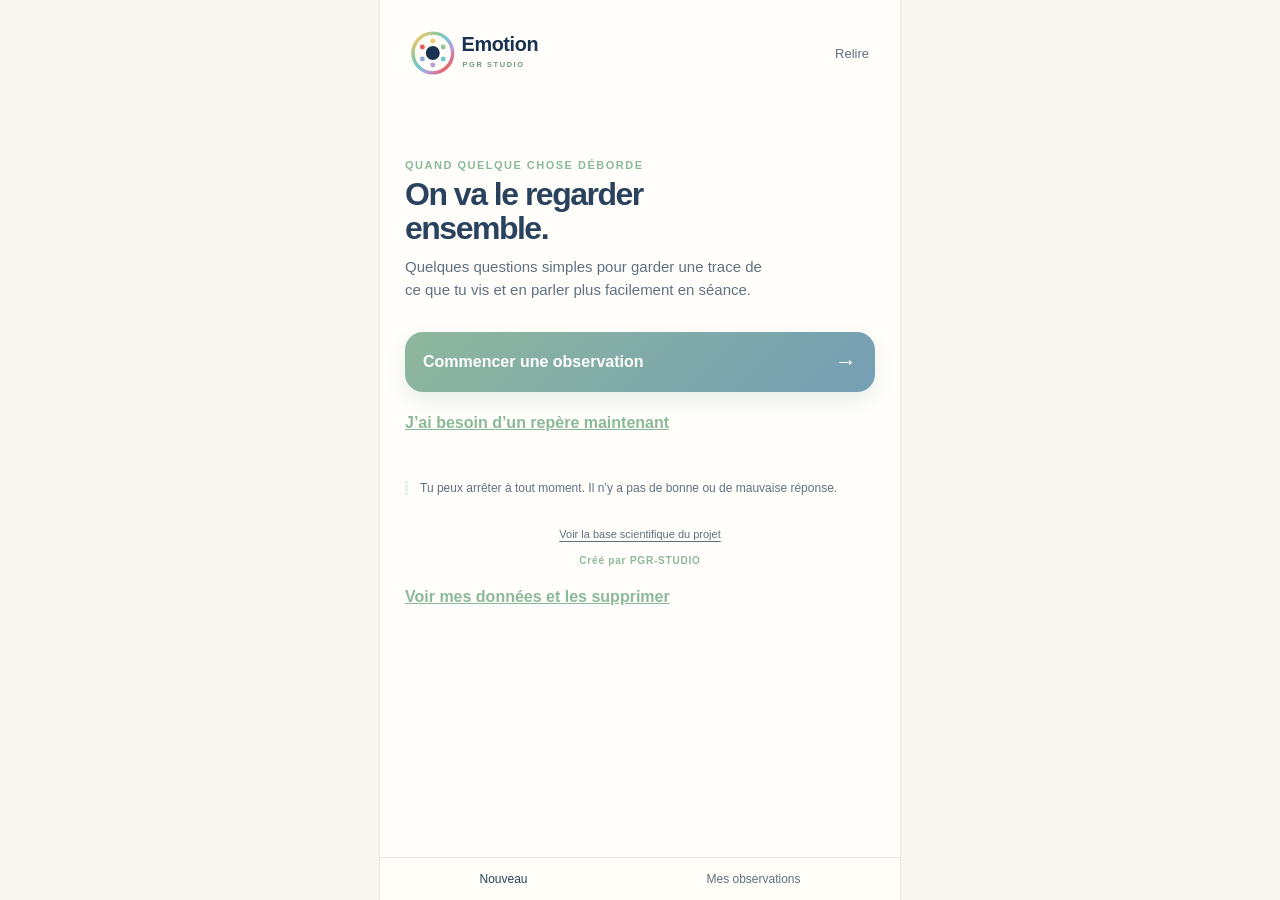
<file: index.html>
<!doctype html><html lang="fr"><head><meta charset="utf-8"><meta name="viewport" content="width=device-width,initial-scale=1"><meta name="theme-color" content="#29435f"><meta name="apple-mobile-web-app-title" content="Émotions"><meta name="apple-mobile-web-app-capable" content="yes"><title>Émotions</title><link rel="icon" type="image/svg+xml" href="assets/app-icon-emotions.svg"><link rel="apple-touch-icon" href="assets/app-icon-emotions.png"><link rel="stylesheet" href="style.css?v=ios-zoom-2"></head><body><main class="app">
<header><div class="brand-lockup"><img class="brand-logo brand-logo-official" src="assets/pgr-emotion-logo.svg" alt="Emotion — PGR Studio"></div><button id="historyButton" class="quiet">Relire</button></header>
<section id="start" class="screen active"><div class="welcome"><p class="overline">QUAND QUELQUE CHOSE DÉBORDE</p><h2>On va le regarder<br>ensemble.</h2><p>Quelques questions simples pour garder une trace de ce que tu vis et en parler plus facilement en séance.</p><button id="startButton" class="main-action">Commencer une observation <span>→</span></button></div><button id="toolsButton" class="text-link">J’ai besoin d’un repère maintenant</button><div class="safety">Tu peux arrêter à tout moment. Il n’y a pas de bonne ou de mauvaise réponse.</div><button id="scienceButton" class="science-footer-link">Voir la base scientifique du projet</button></section>
<section id="observe" class="screen"><button id="observeBack" class="back-inline">← Accueil</button><div class="progress"><span class="active"></span><span></span><span></span></div><p class="step">ÉTAPE 1 SUR 3</p><h2>Qu’est-ce qui<br>se passe en toi ?</h2><p class="hint">Touche l’état qui se rapproche le plus de ton ressenti.</p><div id="emotionChoices" class="emotion-choices"></div><div class="intensity-block"><div class="intensity-title">Quelle intensité ? <strong><span id="levelValue">5</span>/10</strong></div><div class="quick-levels"><button type="button" data-level="3">Faible</button><button type="button" data-level="5" class="active">Moyenne</button><button type="button" data-level="8">Forte</button></div><input id="level" aria-label="Intensité de 0 à 10" type="range" min="0" max="10" value="5"></div><button id="toUnderstand" class="main-action" disabled>Choisis une émotion <span>→</span></button></section>
<section id="understand" class="screen"><button id="understandBack" class="back-inline">← Émotion</button><div class="progress"><span class="active"></span><span class="active"></span><span></span></div><p class="step">ÉTAPE 2 SUR 3</p><h2>Qu’est-ce que<br>cela raconte ?</h2><p class="hint">Quelques mots suffisent. Les aides s’adaptent à l’état choisi.</p><label class="field">Ce qui s’est passé<textarea id="situation" placeholder="La situation, le moment..."></textarea><div class="quick-prompts"><button type="button" data-fill="situation" data-text="C’était avec…">Avec qui ?</button><button type="button" data-fill="situation" data-text="C’était quand…">Quand ?</button><button type="button" data-fill="situation" data-text="Ce qui a déclenché…">Déclencheur</button></div></label><label class="field">Ce que j’ai pensé<textarea id="thoughts" placeholder="Mes pensées, mes images..."></textarea><div class="quick-prompts"><button type="button" data-fill="thoughts" data-text="Je me suis dit…">Je me suis dit…</button><button type="button" data-fill="thoughts" data-text="J’ai eu peur que…">J’ai eu peur que…</button></div></label><div class="field body-field"><span><strong>Ce que j’ai remarqué dans mon corps</strong> <small>(facultatif)</small></span><p class="field-hint">Un signe peut apparaître avant que l’émotion déborde.</p><div id="bodySigns" class="choice-chips"></div></div><label class="field">Ce dont j’avais peut-être besoin<textarea id="need" placeholder="Sécurité, respect, repos, aide..."></textarea><div class="quick-prompts"><button type="button" data-fill="need" data-text="J’aurais eu besoin de…">J’aurais eu besoin de…</button><button type="button" data-fill="need" data-text="Une pause / du calme">Pause ou calme</button></div></label><button id="toAfter" class="main-action">Continuer <span>→</span></button></section>
<section id="after" class="screen"><button id="afterBack" class="back-inline">← Compréhension</button><div class="progress"><span class="active"></span><span class="active"></span><span class="active"></span></div><p class="step">ÉTAPE 3 SUR 3</p><h2>Pour en parler<br>en séance</h2><p class="hint">Ces dernières réponses aideront à retrouver ce que tu ressentais.</p><label class="field">Ce que j’ai fait ou eu envie de faire<textarea id="reaction"></textarea></label><label class="field">Ce qui s’est passé après<textarea id="consequence"></textarea></label><label class="field">Ce que je veux comprendre en séance<textarea id="question" placeholder="Ce que je voudrais comprendre..."></textarea></label><button id="saveButton" class="main-action">Garder cette observation <span>✓</span></button></section>
<section id="saved" class="screen"><div class="saved-icon">✓</div><p class="overline">C’EST NOTÉ</p><h2>Tu pourras<br>y revenir en séance.</h2><p class="hint">Cette observation reste dans ton appareil. Elle ne pose aucun diagnostic.</p><button id="newButton" class="main-action">Faire une nouvelle observation <span>→</span></button><button id="reportButton" class="secondary-action">Préparer mon support de séance</button></section>
<section id="history" class="screen"><button id="backButton" class="back">← Retour</button><p class="overline">MA MÉMOIRE</p><h2>Ce que j’ai<br>gardé</h2><div id="historyList"></div><button id="downloadButton" class="secondary-action">Préparer le résumé de ma séance</button><button id="clearButton" class="secondary-action">Effacer mes observations</button></section>
<section id="science" class="screen"><button id="scienceBack" class="back">← Retour</button><p class="overline">BASE SCIENTIFIQUE</p><h2>Pourquoi cette app<br>est construite ainsi</h2><p class="hint">Cette base n’est pas un diagnostic. Elle explique les principes scientifiques utilisés pour guider l’observation, la mise en mots et les exercices courts.</p><div class="science-grid"><article class="science-card"><b>1 · Observer l’émotion</b><p>Une émotion peut être comprise comme une réponse brève à une situation importante pour la personne. Elle implique l’attention, le corps, l’expérience subjective et une tendance à agir.</p><small>Références : Scherer, 2005 ; Gross, 1998.</small></article><article class="science-card"><b>2 · Nommer ce qui est vécu</b><p>Mettre des mots sur une émotion peut aider à prendre du recul et à réduire la fusion avec la réaction immédiate. L’effet varie selon les personnes et le contexte.</p><small>Références : Lieberman et al., 2007 ; Torre & Lieberman, 2018.</small></article><article class="science-card"><b>3 · Relier situation, pensées, corps et besoin</b><p>Le parcours reprend une logique utilisée en thérapies cognitives et comportementales : distinguer déclencheur, interprétations, sensations, impulsions et conséquences pour mieux choisir la suite.</p><small>Références : Beck, 2011 ; Greenberger & Padesky, 2016.</small></article><article class="science-card"><b>4 · Créer un délai avant d’agir</b><p>Quand l’intensité monte, une courte pause peut aider à diminuer les comportements impulsifs et à retrouver une marge de choix.</p><small>Références : Gross, 2015 ; Linehan, 2015.</small></article><article class="science-card"><b>5 · Revenir au présent</b><p>Les exercices d’ancrage orientent l’attention vers des repères concrets du présent. Ils peuvent soutenir la régulation émotionnelle sans chercher à supprimer l’émotion.</p><small>Références : Kabat-Zinn, 1990 ; Khoury et al., 2015.</small></article><article class="science-card"><b>6 · Respiration et apaisement physiologique</b><p>Des expirations lentes ou une respiration régulière peuvent influencer l’activation autonome. L’application propose des exercices courts, à arrêter si le malaise augmente.</p><small>Références : Zaccaro et al., 2018 ; Lehrer & Gevirtz, 2014.</small></article></div><div class="science-caution"><b>Limites et sécurité</b><p>Cette application sert de support d’auto-observation et de préparation de séance. Elle ne remplace pas un professionnel, ne pose pas de diagnostic et ne doit pas être utilisée en situation de danger immédiat. En cas de risque pour soi ou autrui, il faut contacter les services d’urgence ou une personne de confiance.</p></div><details class="references"><summary>Références principales</summary><ul><li>Beck, J. S. (2011). <em>Cognitive Behavior Therapy: Basics and Beyond</em>.</li><li>Greenberger, D., & Padesky, C. A. (2016). <em>Mind Over Mood</em>.</li><li>Gross, J. J. (1998). The emerging field of emotion regulation. <em>Review of General Psychology</em>.</li><li>Gross, J. J. (2015). Emotion regulation: Current status and future prospects. <em>Psychological Inquiry</em>.</li><li>Kabat-Zinn, J. (1990). <em>Full Catastrophe Living</em>.</li><li>Khoury, B. et al. (2015). Mindfulness-based therapy: A comprehensive meta-analysis. <em>Clinical Psychology Review</em>.</li><li>Lehrer, P., & Gevirtz, R. (2014). Heart rate variability biofeedback. <em>Frontiers in Psychology</em>.</li><li>Lieberman, M. D. et al. (2007). Putting feelings into words. <em>Psychological Science</em>.</li><li>Linehan, M. M. (2015). <em>DBT Skills Training Manual</em>.</li><li>Scherer, K. R. (2005). What are emotions? <em>Social Science Information</em>.</li><li>Torre, J. B., & Lieberman, M. D. (2018). Putting feelings into words. <em>Emotion Review</em>.</li><li>Zaccaro, A. et al. (2018). How breath-control can change your life. <em>Frontiers in Human Neuroscience</em>.</li></ul></details></section>
<section id="tools" class="screen"><button id="toolsBack" class="back">← Retour</button><p class="overline">UN REPÈRE MAINTENANT</p><h2>Choisir un repère<br>pour maintenant.</h2><p id="toolRecommendation" class="tool-recommendation">Une seule action suffit. Choisis ce qui semble possible, puis arrête si le malaise augmente.</p><div class="tool-card tool-card-primary"><b>Revenir à soi · 3–2–1</b><p>Pose les pieds au sol. Regarde 3 choses, écoute 2 sons et repère 1 sensation dans ton corps.</p><button type="button" class="tool-step">Commencer par 3–2–1</button></div><div id="toolsExerciseList" class="tools-exercise-list" aria-live="polite"></div><div class="tool-card"><b>Mettre des mots</b><p>Complète doucement : « Je ressens ___ parce que ___. Mon besoin maintenant est ___. »</p></div><p class="small-note">Ces repères peuvent créer un délai avant la réaction. Ils ne remplacent pas un accompagnement professionnel.</p></section>
<nav><button data-nav="start">Nouveau</button><button data-nav="history">Mes observations</button></nav></main><script src="app.js"></script></body></html>
</file>
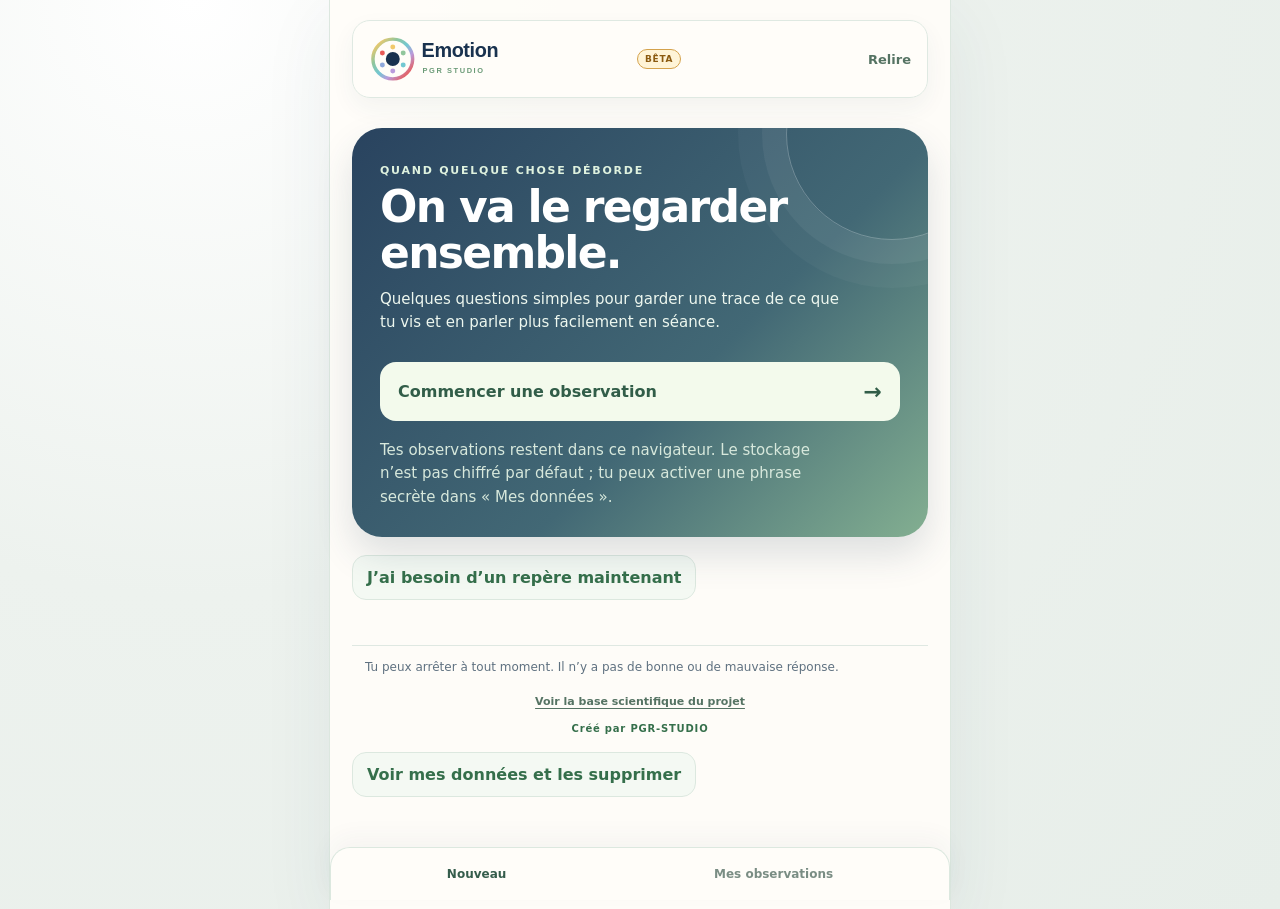
<file: public/index.html>
<!doctype html><html lang="fr"><head><meta charset="utf-8"><meta name="viewport" content="width=device-width,initial-scale=1"><meta name="theme-color" content="#29435f"><meta name="apple-mobile-web-app-title" content="Émotions"><meta name="apple-mobile-web-app-capable" content="yes"><meta name="description" content="Emotion est un support local d’auto-observation émotionnelle et de préparation d’un échange avec un professionnel."><title>Emotion — auto-observation émotionnelle</title><link rel="icon" type="image/svg+xml" href="assets/app-icon-emotions.svg"><link rel="apple-touch-icon" href="assets/app-icon-emotions.png"><link rel="manifest" href="manifest.json"><link rel="stylesheet" href="style.css?v=design-system-2"></head><body><main class="app"><h1 class="sr-only">Emotion — support d’auto-observation émotionnelle</h1>
<header><div class="brand-lockup"><img class="brand-logo brand-logo-official" src="assets/pgr-emotion-logo.svg" alt="Emotion — PGR Studio"></div><span class="beta-badge" aria-label="Version bêta utilisateurs">BÊTA</span><button id="historyButton" class="quiet">Relire</button></header>
<section id="start" class="screen active"><div class="welcome"><p class="overline">QUAND QUELQUE CHOSE DÉBORDE</p><h2>On va le regarder<br>ensemble.</h2><p>Quelques questions simples pour garder une trace de ce que tu vis et en parler plus facilement en séance.</p><button id="startButton" class="main-action">Commencer une observation <span>→</span></button><p class="small-note privacy-start-note">Tes observations restent dans ce navigateur. Le stockage n’est pas chiffré par défaut ; tu peux activer une phrase secrète dans « Mes données ».</p></div><button id="toolsButton" class="text-link">J’ai besoin d’un repère maintenant</button><div class="safety">Tu peux arrêter à tout moment. Il n’y a pas de bonne ou de mauvaise réponse.</div><button id="scienceButton" class="science-footer-link">Voir la base scientifique du projet</button></section>
<section id="observe" class="screen"><button id="observeBack" class="back-inline">← Accueil</button><div class="progress"><span class="active"></span><span></span><span></span></div><p class="step">ÉTAPE 1 SUR 3</p><h2>Qu’est-ce qui<br>se passe en toi ?</h2><p class="hint">Touche l’état qui se rapproche le plus de ton ressenti.</p><div id="emotionChoices" class="emotion-choices"></div><div class="intensity-block"><div class="intensity-title">Quelle intensité ? <strong><span id="levelValue">5</span>/10</strong></div><div class="quick-levels"><button type="button" data-level="3">Faible</button><button type="button" data-level="5" class="active">Moyenne</button><button type="button" data-level="8">Forte</button></div><input id="level" aria-label="Intensité de 0 à 10" type="range" min="0" max="10" value="5"></div><button id="toUnderstand" class="main-action" disabled>Choisis une émotion <span>→</span></button></section>
<section id="understand" class="screen"><button id="understandBack" class="back-inline">← Émotion</button><div class="progress"><span class="active"></span><span class="active"></span><span></span></div><p class="step">ÉTAPE 2 SUR 3</p><h2>Qu’est-ce que<br>cela raconte ?</h2><p class="hint">Quelques mots suffisent. Les aides s’adaptent à l’état choisi.</p><label class="field">Ce qui s’est passé<textarea id="situation" placeholder="La situation, le moment..."></textarea><div class="quick-prompts"><button type="button" data-fill="situation" data-text="C’était avec…">Avec qui ?</button><button type="button" data-fill="situation" data-text="C’était quand…">Quand ?</button><button type="button" data-fill="situation" data-text="Ce qui a déclenché…">Déclencheur</button></div></label><label class="field">Ce que j’ai pensé<textarea id="thoughts" placeholder="Mes pensées, mes images..."></textarea><div class="quick-prompts"><button type="button" data-fill="thoughts" data-text="Je me suis dit…">Je me suis dit…</button><button type="button" data-fill="thoughts" data-text="J’ai eu peur que…">J’ai eu peur que…</button></div></label><div class="field body-field"><span><strong>Ce que j’ai remarqué dans mon corps</strong> <small>(facultatif)</small></span><p class="field-hint">Un signe peut apparaître avant que l’émotion déborde.</p><div id="bodySigns" class="choice-chips"></div></div><label class="field">Ce dont j’avais peut-être besoin<textarea id="need" placeholder="Sécurité, respect, repos, aide..."></textarea><div class="quick-prompts"><button type="button" data-fill="need" data-text="J’aurais eu besoin de…">J’aurais eu besoin de…</button><button type="button" data-fill="need" data-text="Une pause / du calme">Pause ou calme</button></div></label><button id="toAfter" class="main-action">Continuer <span>→</span></button></section>
<section id="after" class="screen"><button id="afterBack" class="back-inline">← Compréhension</button><div class="progress"><span class="active"></span><span class="active"></span><span class="active"></span></div><p class="step">ÉTAPE 3 SUR 3</p><h2>Pour en parler<br>en séance</h2><p class="hint">Ces dernières réponses aideront à retrouver ce que tu ressentais.</p><label class="field">Ce que j’ai fait ou eu envie de faire<textarea id="reaction"></textarea></label><label class="field">Ce qui s’est passé après<textarea id="consequence"></textarea></label><label class="field">Ce que je veux comprendre en séance<textarea id="question" placeholder="Ce que je voudrais comprendre..."></textarea></label><button id="saveButton" class="main-action">Garder cette observation <span>✓</span></button></section>
<section id="saved" class="screen"><div class="saved-icon">✓</div><p class="overline">C’EST NOTÉ</p><h2>Tu pourras<br>y revenir en séance.</h2><p class="hint">Cette observation reste dans ton appareil. Elle ne pose aucun diagnostic.</p><button id="newButton" class="main-action">Faire une nouvelle observation <span>→</span></button><button id="reportButton" class="secondary-action">Préparer mon support de séance</button></section>
<section id="history" class="screen"><button id="backButton" class="back">← Retour</button><p class="overline">MA MÉMOIRE</p><h2>Ce que j’ai<br>gardé</h2><div id="historyList"></div><button id="downloadButton" class="secondary-action">Préparer le résumé de ma séance</button><button id="clearButton" class="secondary-action">Effacer mes observations</button></section>
<section id="science" class="screen"><button id="scienceBack" class="back">← Retour</button><p class="overline">BASE SCIENTIFIQUE</p><h2>Pourquoi cette app<br>est construite ainsi</h2><p class="hint">Cette base n’est pas un diagnostic. Elle explique les principes scientifiques utilisés pour guider l’observation, la mise en mots et les exercices courts.</p><div class="science-grid"><article class="science-card"><b>1 · Observer l’émotion</b><p>Une émotion peut être comprise comme une réponse brève à une situation importante pour la personne. Elle implique l’attention, le corps, l’expérience subjective et une tendance à agir.</p><small>Références : Scherer, 2005 ; Gross, 1998.</small></article><article class="science-card"><b>2 · Nommer ce qui est vécu</b><p>Mettre des mots sur une émotion peut aider à prendre du recul et à réduire la fusion avec la réaction immédiate. L’effet varie selon les personnes et le contexte.</p><small>Références : Lieberman et al., 2007 ; Torre & Lieberman, 2018.</small></article><article class="science-card"><b>3 · Relier situation, pensées, corps et besoin</b><p>Le parcours reprend une logique utilisée en thérapies cognitives et comportementales : distinguer déclencheur, interprétations, sensations, impulsions et conséquences pour mieux choisir la suite.</p><small>Références : Beck, 2011 ; Greenberger & Padesky, 2016.</small></article><article class="science-card"><b>4 · Créer un délai avant d’agir</b><p>Quand l’intensité monte, une courte pause peut aider à diminuer les comportements impulsifs et à retrouver une marge de choix.</p><small>Références : Gross, 2015 ; Linehan, 2015.</small></article><article class="science-card"><b>5 · Revenir au présent</b><p>Les exercices d’ancrage orientent l’attention vers des repères concrets du présent. Ils peuvent soutenir la régulation émotionnelle sans chercher à supprimer l’émotion.</p><small>Références : Kabat-Zinn, 1990 ; Khoury et al., 2013.</small></article><article class="science-card"><b>6 · Respiration et apaisement physiologique</b><p>Des expirations lentes ou une respiration régulière peuvent influencer l’activation autonome. L’application propose des exercices courts, à arrêter si le malaise augmente.</p><small>Références : Zaccaro et al., 2018 ; Lehrer & Gevirtz, 2014.</small></article></div><div class="science-caution"><b>Limites et sécurité</b><p>Cette application sert de support d’auto-observation et de préparation de séance. Elle ne remplace pas un professionnel, ne pose pas de diagnostic et ne doit pas être utilisée en situation de danger immédiat. En cas de risque pour soi ou autrui, il faut contacter les services d’urgence ou une personne de confiance.</p></div><details class="references"><summary>Références principales</summary><ul><li>Beck, J. S. (2011). <em>Cognitive Behavior Therapy: Basics and Beyond</em>.</li><li>Greenberger, D., & Padesky, C. A. (2016). <em>Mind Over Mood</em>.</li><li>Gross, J. J. (1998). The emerging field of emotion regulation. <em>Review of General Psychology</em>.</li><li>Gross, J. J. (2015). Emotion regulation: Current status and future prospects. <em>Psychological Inquiry</em>.</li><li>Kabat-Zinn, J. (1990). <em>Full Catastrophe Living</em>.</li><li>Khoury, B. et al. (2013). Mindfulness-based therapy: A comprehensive meta-analysis. <em>Clinical Psychology Review</em>.</li><li>Lehrer, P., & Gevirtz, R. (2014). Heart rate variability biofeedback. <em>Frontiers in Psychology</em>.</li><li>Lieberman, M. D. et al. (2007). Putting feelings into words. <em>Psychological Science</em>.</li><li>Linehan, M. M. (2015). <em>DBT Skills Training Manual</em>.</li><li>Scherer, K. R. (2005). What are emotions? <em>Social Science Information</em>.</li><li>Torre, J. B., & Lieberman, M. D. (2018). Putting feelings into words. <em>Emotion Review</em>.</li><li>Zaccaro, A. et al. (2018). How breath-control can change your life. <em>Frontiers in Human Neuroscience</em>.</li></ul></details></section>
<section id="tools" class="screen"><button id="toolsBack" class="back">← Retour</button><p class="overline">UN REPÈRE MAINTENANT</p><h2>Choisir un repère<br>pour maintenant.</h2><p id="toolRecommendation" class="tool-recommendation">Une seule action suffit. Choisis ce qui semble possible, puis arrête si le malaise augmente.</p><div class="tool-card tool-card-primary"><b>Revenir à soi · 3–2–1</b><p>Pose les pieds au sol. Regarde 3 choses, écoute 2 sons et repère 1 sensation dans ton corps.</p><button type="button" class="tool-step">Commencer par 3–2–1</button></div><div id="toolsExerciseList" class="tools-exercise-list" aria-live="polite"></div><div class="tool-card"><b>Mettre des mots</b><p>Complète doucement : « Je ressens ___ parce que ___. Mon besoin maintenant est ___. »</p></div><p class="small-note">Ces repères peuvent créer un délai avant la réaction. Ils ne remplacent pas un accompagnement professionnel.</p></section>
<nav><button data-nav="start">Nouveau</button><button data-nav="history">Mes observations</button></nav></main><script src="app.js"></script></body></html>
</file>
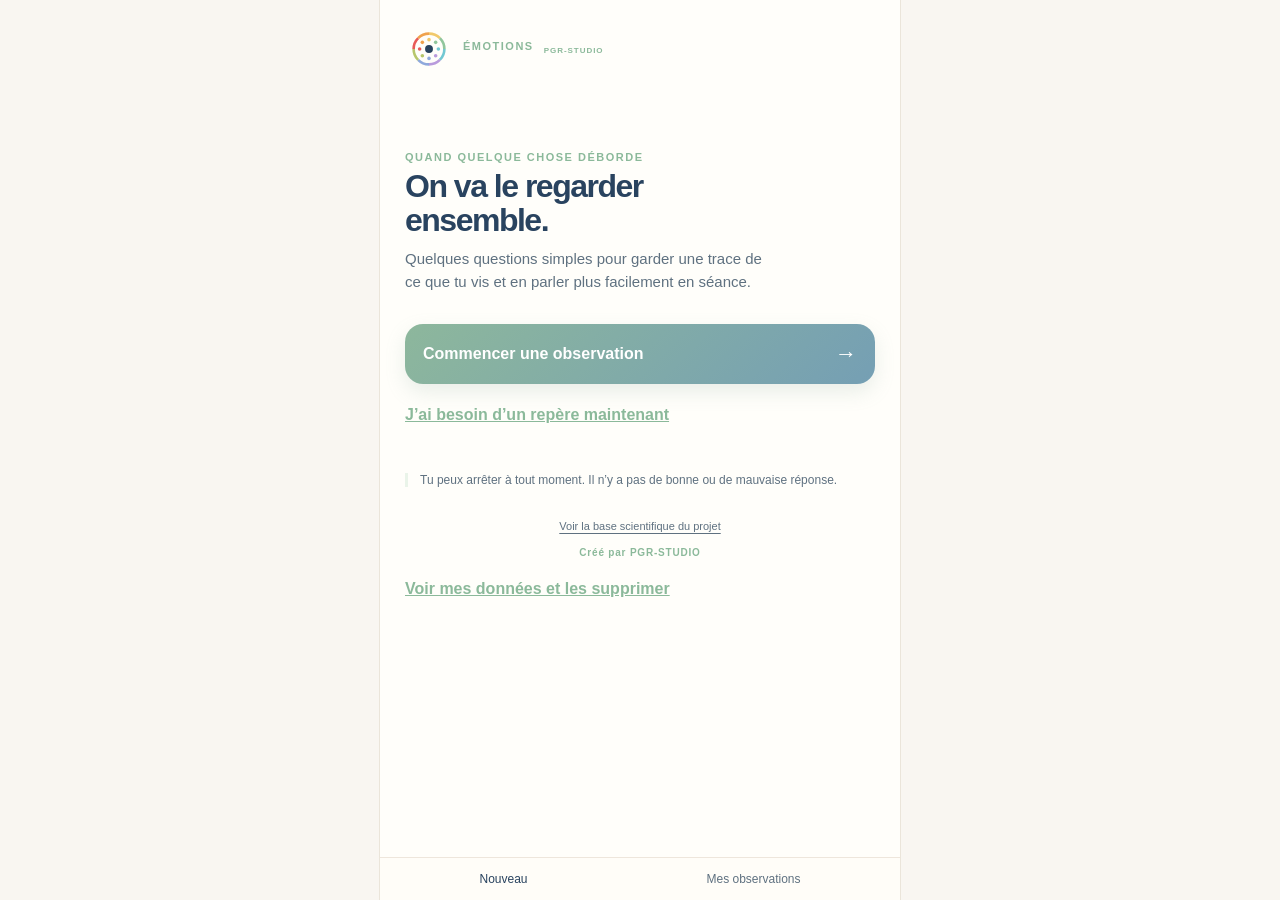
<file: 02_PRODUCTS/Emotion/index.html>
<!doctype html><html lang="fr"><head><meta charset="utf-8"><meta name="viewport" content="width=device-width,initial-scale=1"><meta name="theme-color" content="#29435f"><meta name="apple-mobile-web-app-title" content="Émotions"><meta name="apple-mobile-web-app-capable" content="yes"><title>Émotions</title><link rel="icon" type="image/svg+xml" href="assets/app-icon-emotions.svg"><link rel="apple-touch-icon" href="assets/app-icon-emotions.png"><link rel="stylesheet" href="style.css?v=ios-zoom-2"></head><body><main class="app">
<header><div class="brand-lockup"><img class="brand-logo" src="assets/app-icon-emotions.svg" alt="Logo Émotions"><div><p class="overline">ÉMOTIONS</p><h1>Mon repère</h1></div></div><button id="historyButton" class="quiet">Relire</button></header>
<section id="start" class="screen active"><div class="welcome"><p class="overline">QUAND QUELQUE CHOSE DÉBORDE</p><h2>On va le regarder<br>ensemble.</h2><p>Quelques questions simples pour garder une trace de ce que tu vis et en parler plus facilement en séance.</p><button id="startButton" class="main-action">Commencer une observation <span>→</span></button></div><button id="toolsButton" class="text-link">J’ai besoin d’un repère maintenant</button><div class="safety">Tu peux arrêter à tout moment. Il n’y a pas de bonne ou de mauvaise réponse.</div><button id="scienceButton" class="science-footer-link">Voir la base scientifique du projet</button></section>
<section id="observe" class="screen"><button id="observeBack" class="back-inline">← Accueil</button><div class="progress"><span class="active"></span><span></span><span></span></div><p class="step">ÉTAPE 1 SUR 3</p><h2>Qu’est-ce qui<br>se passe en toi ?</h2><p class="hint">Touche l’état qui se rapproche le plus de ton ressenti.</p><div id="emotionChoices" class="emotion-choices"></div><div class="intensity-block"><div class="intensity-title">Quelle intensité ? <strong><span id="levelValue">5</span>/10</strong></div><div class="quick-levels"><button type="button" data-level="3">Faible</button><button type="button" data-level="5" class="active">Moyenne</button><button type="button" data-level="8">Forte</button></div><input id="level" aria-label="Intensité de 0 à 10" type="range" min="0" max="10" value="5"></div><button id="toUnderstand" class="main-action" disabled>Choisis une émotion <span>→</span></button></section>
<section id="understand" class="screen"><button id="understandBack" class="back-inline">← Émotion</button><div class="progress"><span class="active"></span><span class="active"></span><span></span></div><p class="step">ÉTAPE 2 SUR 3</p><h2>Qu’est-ce que<br>cela raconte ?</h2><p class="hint">Quelques mots suffisent. Les aides s’adaptent à l’état choisi.</p><label class="field">Ce qui s’est passé<textarea id="situation" placeholder="La situation, le moment..."></textarea><div class="quick-prompts"><button type="button" data-fill="situation" data-text="C’était avec…">Avec qui ?</button><button type="button" data-fill="situation" data-text="C’était quand…">Quand ?</button><button type="button" data-fill="situation" data-text="Ce qui a déclenché…">Déclencheur</button></div></label><label class="field">Ce que j’ai pensé<textarea id="thoughts" placeholder="Mes pensées, mes images..."></textarea><div class="quick-prompts"><button type="button" data-fill="thoughts" data-text="Je me suis dit…">Je me suis dit…</button><button type="button" data-fill="thoughts" data-text="J’ai eu peur que…">J’ai eu peur que…</button></div></label><div class="field body-field"><span><strong>Ce que j’ai remarqué dans mon corps</strong> <small>(facultatif)</small></span><p class="field-hint">Un signe peut apparaître avant que l’émotion déborde.</p><div id="bodySigns" class="choice-chips"></div></div><label class="field">Ce dont j’avais peut-être besoin<textarea id="need" placeholder="Sécurité, respect, repos, aide..."></textarea><div class="quick-prompts"><button type="button" data-fill="need" data-text="J’aurais eu besoin de…">J’aurais eu besoin de…</button><button type="button" data-fill="need" data-text="Une pause / du calme">Pause ou calme</button></div></label><button id="toAfter" class="main-action">Continuer <span>→</span></button></section>
<section id="after" class="screen"><button id="afterBack" class="back-inline">← Compréhension</button><div class="progress"><span class="active"></span><span class="active"></span><span class="active"></span></div><p class="step">ÉTAPE 3 SUR 3</p><h2>Pour en parler<br>en séance</h2><p class="hint">Ces dernières réponses aideront à retrouver ce que tu ressentais.</p><label class="field">Ce que j’ai fait ou eu envie de faire<textarea id="reaction"></textarea></label><label class="field">Ce qui s’est passé après<textarea id="consequence"></textarea></label><label class="field">Ce que je veux comprendre en séance<textarea id="question" placeholder="Ce que je voudrais comprendre..."></textarea></label><button id="saveButton" class="main-action">Garder cette observation <span>✓</span></button></section>
<section id="saved" class="screen"><div class="saved-icon">✓</div><p class="overline">C’EST NOTÉ</p><h2>Tu pourras<br>y revenir en séance.</h2><p class="hint">Cette observation reste dans ton appareil. Elle ne pose aucun diagnostic.</p><button id="newButton" class="main-action">Faire une nouvelle observation <span>→</span></button><button id="reportButton" class="secondary-action">Préparer mon support de séance</button></section>
<section id="history" class="screen"><button id="backButton" class="back">← Retour</button><p class="overline">MA MÉMOIRE</p><h2>Ce que j’ai<br>gardé</h2><div id="historyList"></div><button id="downloadButton" class="secondary-action">Préparer le résumé de ma séance</button><button id="clearButton" class="secondary-action">Effacer mes observations</button></section>
<section id="science" class="screen"><button id="scienceBack" class="back">← Retour</button><p class="overline">BASE SCIENTIFIQUE</p><h2>Pourquoi cette app<br>est construite ainsi</h2><p class="hint">Cette base n’est pas un diagnostic. Elle explique les principes scientifiques utilisés pour guider l’observation, la mise en mots et les exercices courts.</p><div class="science-grid"><article class="science-card"><b>1 · Observer l’émotion</b><p>Une émotion peut être comprise comme une réponse brève à une situation importante pour la personne. Elle implique l’attention, le corps, l’expérience subjective et une tendance à agir.</p><small>Références : Scherer, 2005 ; Gross, 1998.</small></article><article class="science-card"><b>2 · Nommer ce qui est vécu</b><p>Mettre des mots sur une émotion peut aider à prendre du recul et à réduire la fusion avec la réaction immédiate. L’effet varie selon les personnes et le contexte.</p><small>Références : Lieberman et al., 2007 ; Torre & Lieberman, 2018.</small></article><article class="science-card"><b>3 · Relier situation, pensées, corps et besoin</b><p>Le parcours reprend une logique utilisée en thérapies cognitives et comportementales : distinguer déclencheur, interprétations, sensations, impulsions et conséquences pour mieux choisir la suite.</p><small>Références : Beck, 2011 ; Greenberger & Padesky, 2016.</small></article><article class="science-card"><b>4 · Créer un délai avant d’agir</b><p>Quand l’intensité monte, une courte pause peut aider à diminuer les comportements impulsifs et à retrouver une marge de choix.</p><small>Références : Gross, 2015 ; Linehan, 2015.</small></article><article class="science-card"><b>5 · Revenir au présent</b><p>Les exercices d’ancrage orientent l’attention vers des repères concrets du présent. Ils peuvent soutenir la régulation émotionnelle sans chercher à supprimer l’émotion.</p><small>Références : Kabat-Zinn, 1990 ; Khoury et al., 2015.</small></article><article class="science-card"><b>6 · Respiration et apaisement physiologique</b><p>Des expirations lentes ou une respiration régulière peuvent influencer l’activation autonome. L’application propose des exercices courts, à arrêter si le malaise augmente.</p><small>Références : Zaccaro et al., 2018 ; Lehrer & Gevirtz, 2014.</small></article></div><div class="science-caution"><b>Limites et sécurité</b><p>Cette application sert de support d’auto-observation et de préparation de séance. Elle ne remplace pas un professionnel, ne pose pas de diagnostic et ne doit pas être utilisée en situation de danger immédiat. En cas de risque pour soi ou autrui, il faut contacter les services d’urgence ou une personne de confiance.</p></div><details class="references"><summary>Références principales</summary><ul><li>Beck, J. S. (2011). <em>Cognitive Behavior Therapy: Basics and Beyond</em>.</li><li>Greenberger, D., & Padesky, C. A. (2016). <em>Mind Over Mood</em>.</li><li>Gross, J. J. (1998). The emerging field of emotion regulation. <em>Review of General Psychology</em>.</li><li>Gross, J. J. (2015). Emotion regulation: Current status and future prospects. <em>Psychological Inquiry</em>.</li><li>Kabat-Zinn, J. (1990). <em>Full Catastrophe Living</em>.</li><li>Khoury, B. et al. (2015). Mindfulness-based therapy: A comprehensive meta-analysis. <em>Clinical Psychology Review</em>.</li><li>Lehrer, P., & Gevirtz, R. (2014). Heart rate variability biofeedback. <em>Frontiers in Psychology</em>.</li><li>Lieberman, M. D. et al. (2007). Putting feelings into words. <em>Psychological Science</em>.</li><li>Linehan, M. M. (2015). <em>DBT Skills Training Manual</em>.</li><li>Scherer, K. R. (2005). What are emotions? <em>Social Science Information</em>.</li><li>Torre, J. B., & Lieberman, M. D. (2018). Putting feelings into words. <em>Emotion Review</em>.</li><li>Zaccaro, A. et al. (2018). How breath-control can change your life. <em>Frontiers in Human Neuroscience</em>.</li></ul></details></section>
<section id="tools" class="screen"><button id="toolsBack" class="back">← Retour</button><p class="overline">UN REPÈRE MAINTENANT</p><h2>Choisir un repère<br>pour maintenant.</h2><p id="toolRecommendation" class="tool-recommendation">Une seule action suffit. Choisis ce qui semble possible, puis arrête si le malaise augmente.</p><div class="tool-card tool-card-primary"><b>Revenir à soi · 3–2–1</b><p>Pose les pieds au sol. Regarde 3 choses, écoute 2 sons et repère 1 sensation dans ton corps.</p><button type="button" class="tool-step">Commencer par 3–2–1</button></div><div id="toolsExerciseList" class="tools-exercise-list" aria-live="polite"></div><div class="tool-card"><b>Mettre des mots</b><p>Complète doucement : « Je ressens ___ parce que ___. Mon besoin maintenant est ___. »</p></div><p class="small-note">Ces repères peuvent créer un délai avant la réaction. Ils ne remplacent pas un accompagnement professionnel.</p></section>
<nav><button data-nav="start">Nouveau</button><button data-nav="history">Mes observations</button></nav></main><script src="app.js?v=3930018"></script></body></html>
</file>
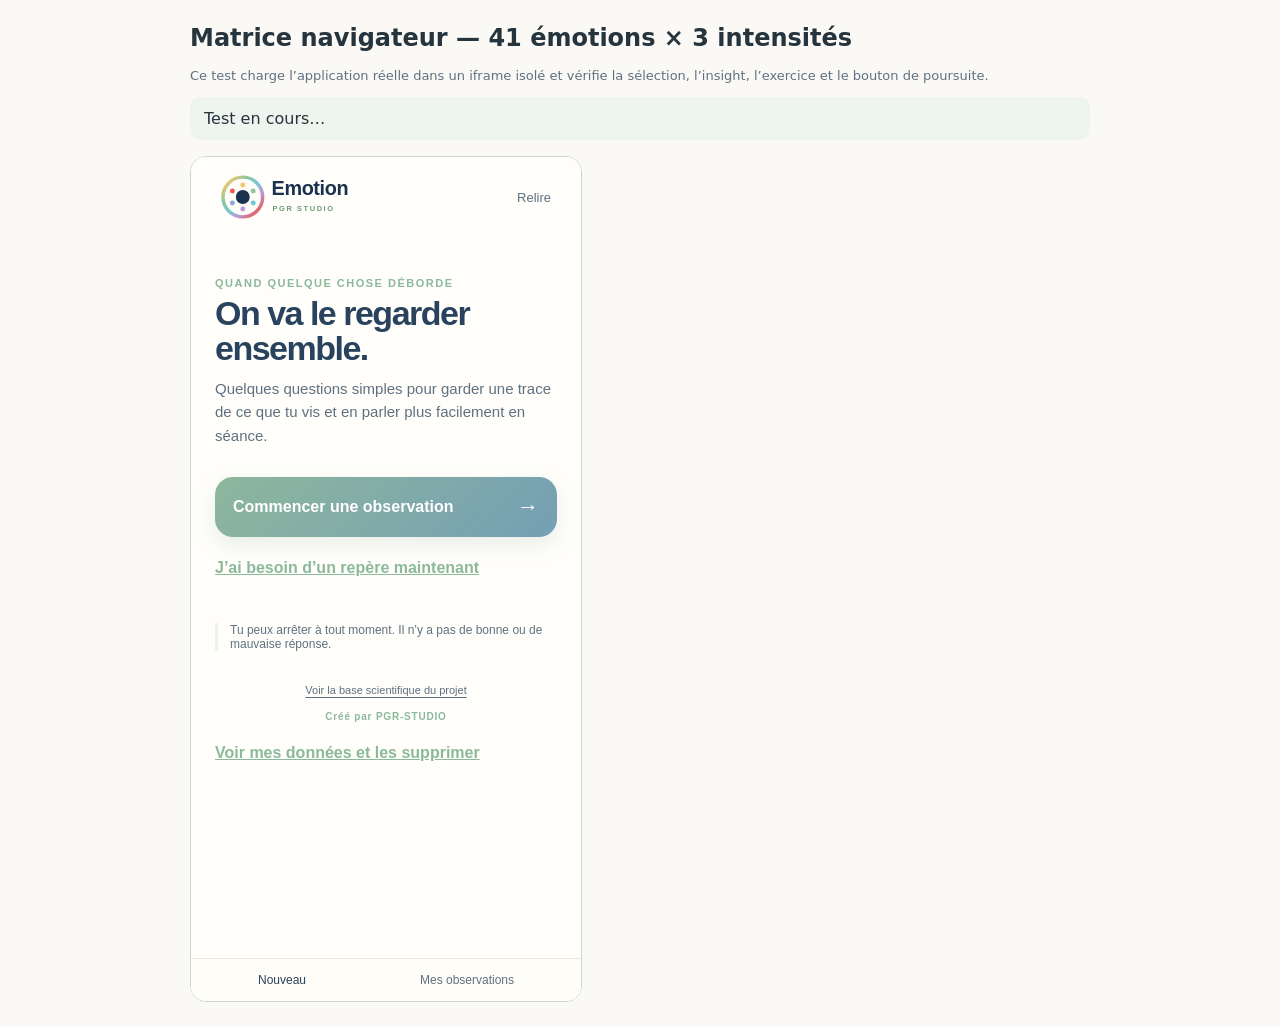
<file: tests/browser-emotion-matrix.html>
<!doctype html>
<html lang="fr">
<head>
  <meta charset="utf-8">
  <meta name="viewport" content="width=device-width,initial-scale=1">
  <title>Emotion — matrice navigateur</title>
  <style>
    body{font:16px system-ui,sans-serif;max-width:900px;margin:24px auto;padding:0 16px;color:#25343d;background:#faf9f5}
    h1{font-size:24px}.status{padding:12px 14px;border-radius:10px;background:#eef5ee;margin:14px 0}.status.fail{background:#fff0ee;color:#7a3029}
    iframe{width:390px;height:844px;border:1px solid #ccd6d0;border-radius:16px;background:#fff;display:block}
    pre{white-space:pre-wrap;line-height:1.45}.meta{color:#5f7180;font-size:13px}
  </style>
</head>
<body>
  <h1>Matrice navigateur — 41 émotions × 3 intensités</h1>
  <p class="meta">Ce test charge l’application réelle dans un iframe isolé et vérifie la sélection, l’insight, l’exercice et le bouton de poursuite.</p>
  <div id="status" class="status">Test en cours…</div>
  <pre id="results"></pre>
  <iframe id="app" title="Application Emotion — environnement de test" src="../index.html?browser-test=1"></iframe>
  <script>
    const status = document.querySelector('#status');
    const output = document.querySelector('#results');
    const frame = document.querySelector('#app');
    const wait = ms => new Promise(resolve => setTimeout(resolve, ms));
    const normalize = value => String(value || '').normalize('NFD').replace(/[\u0300-\u036f]/g, '').toLowerCase();
    async function json(path) { const response = await fetch(path); if (!response.ok) throw new Error(`${response.status} ${path}`); return response.json(); }
    async function run() {
      if (location.protocol === 'file:') {
        const message = 'Ce test doit être lancé via HTTP, pas directement en file://. Lance python3 -m http.server 8080 depuis final-simple, puis ouvre cette page avec http://127.0.0.1:8080/tests/browser-emotion-matrix.html.';
        status.textContent = `NON LANCÉ — ${message}`;
        status.classList.add('fail');
        output.textContent = message;
        return;
      }
      const [guidanceData, mapData, exercises] = await Promise.all([
        json('../scientific_knowledge_base/data/emotion_guidance.json'),
        json('../scientific_knowledge_base/data/emotion_exercise_map.json'),
        json('../scientific_knowledge_base/data/exercises.json')
      ]);
      await new Promise((resolve, reject) => { frame.addEventListener('load', resolve, { once: true }); frame.addEventListener('error', () => reject(new Error('iframe impossible à charger')), { once: true }); });
      const win = frame.contentWindow;
      const doc = frame.contentDocument;
      for (let attempt = 0; attempt < 50 && !doc.querySelector('#wheelToggle'); attempt++) await wait(100);
      const wheelToggle = doc.querySelector('#wheelToggle');
      if (!wheelToggle) throw new Error('Interface de roue indisponible');
      wheelToggle.click();
      await wait(80);
      const expected = new Map((mapData.mappings || []).map(item => [normalize(item.emotion), item]));
      const exerciseById = new Map(exercises.map(item => [item.id, item.name]));
      const emotions = guidanceData.emotions || [];
      const intensities = [3, 5, 8];
      const failures = [];
      const expectedCases = 41 * intensities.length;
      if (emotions.length !== 41) failures.push(`Base guidée : ${emotions.length} émotions au lieu de 41`);
      let cases = 0;
      for (const intensity of intensities) {
        const level = doc.querySelector(`[data-level="${intensity}"]`);
        if (!level) throw new Error(`Intensité ${intensity} absente`);
        level.click();
        for (const emotion of emotions) {
          const button = [...doc.querySelectorAll('#wheelPanel .interactive-sector, #wheelPanel .extra-emotion')].find(item => normalize(item.dataset.nuance) === normalize(emotion.name));
          if (!button) { failures.push(`${emotion.name} @ ${intensity}: bouton absent`); continue; }
          button.dispatchEvent(new win.MouseEvent('click', { bubbles: true }));
          await wait(0);
          cases += 1;
          const selected = doc.querySelector('.wheel-selection')?.textContent || '';
          const insight = doc.querySelector('#emotionInsight h3')?.textContent || '';
          const exercise = doc.querySelector('#exerciseName')?.textContent || '';
          const continueDisabled = doc.querySelector('#toUnderstand')?.disabled;
          const plan = expected.get(normalize(emotion.name));
          const expectedId = intensity >= 8 ? (plan?.high_intensity_exercise_id || plan?.exercise_id) : plan?.exercise_id;
          const expectedExercise = exerciseById.get(expectedId) || '';
          if (!plan || !expectedExercise) failures.push(`${emotion.name} @ ${intensity}: mapping ou exercice attendu absent`);
          if (!selected.includes(emotion.name)) failures.push(`${emotion.name} @ ${intensity}: sélection affichée « ${selected.trim()} »`);
          if (insight !== `${emotion.name} peut être un signal`) failures.push(`${emotion.name} @ ${intensity}: insight « ${insight} »`);
          if (expectedExercise && exercise !== expectedExercise) failures.push(`${emotion.name} @ ${intensity}: exercice « ${exercise} » attendu « ${expectedExercise} »`);
          if (continueDisabled) failures.push(`${emotion.name} @ ${intensity}: poursuite désactivée`);
        }
      }
      if (cases !== expectedCases) failures.push(`Cas exécutés : ${cases} au lieu de ${expectedCases}`);
      const result = { status: failures.length ? 'failed' : 'passed', cases, expected_cases: expectedCases, emotions: emotions.length, intensities, failures };
      output.textContent = JSON.stringify(result, null, 2);
      status.textContent = failures.length ? `ÉCHEC — ${failures.length} anomalie(s)` : `RÉUSSI — ${cases}/${result.expected_cases} cas vérifiés`;
      status.classList.toggle('fail', Boolean(failures.length));
      return result;
    }
    run().catch(error => { status.textContent = `ÉCHEC — ${error.message}`; status.classList.add('fail'); output.textContent = error.stack || String(error); });
  </script>
</body>
</html>
</file>
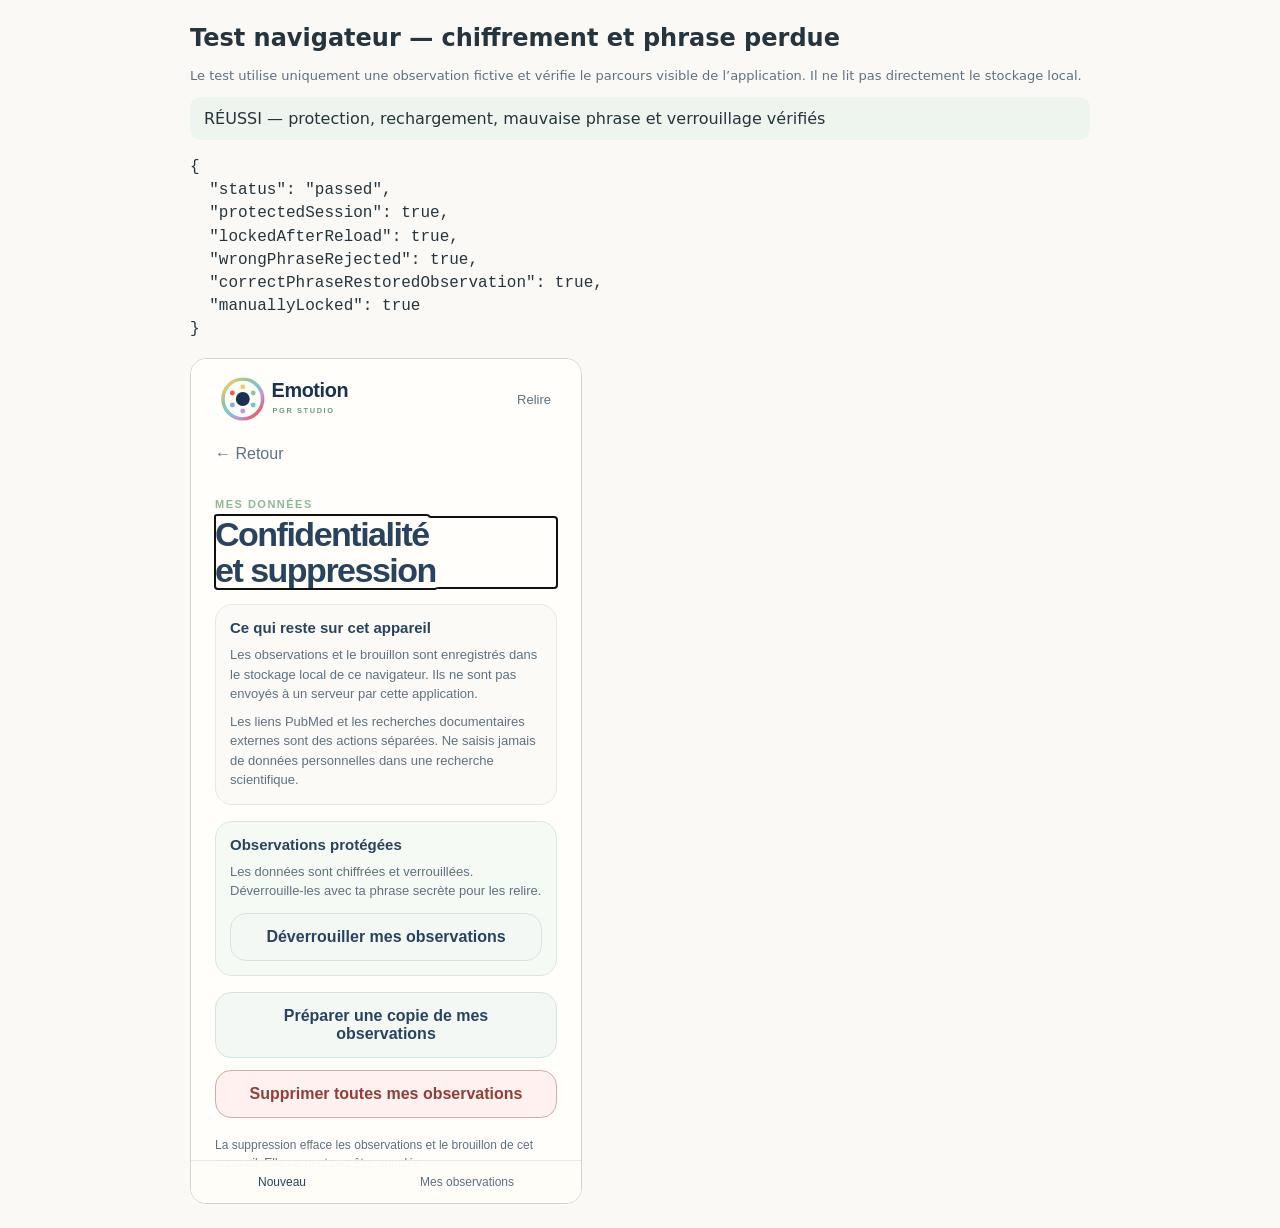
<file: tests/browser-privacy-encryption.html>
<!doctype html>
<html lang="fr">
<head>
  <meta charset="utf-8">
  <meta name="viewport" content="width=device-width,initial-scale=1">
  <title>Emotion — test chiffrement</title>
  <style>
    body{font:16px system-ui,sans-serif;max-width:900px;margin:24px auto;padding:0 16px;color:#25343d;background:#faf9f5}
    h1{font-size:24px}.status{padding:12px 14px;border-radius:10px;background:#eef5ee;margin:14px 0}.status.fail{background:#fff0ee;color:#7a3029}
    iframe{width:390px;height:844px;border:1px solid #ccd6d0;border-radius:16px;background:#fff;display:block}
    pre{white-space:pre-wrap;line-height:1.45}.meta{color:#5f7180;font-size:13px}
  </style>
</head>
<body>
  <h1>Test navigateur — chiffrement et phrase perdue</h1>
  <p class="meta">Le test utilise uniquement une observation fictive et vérifie le parcours visible de l’application. Il ne lit pas directement le stockage local.</p>
  <div id="status" class="status">Test en cours…</div>
  <pre id="results"></pre>
  <iframe id="app" title="Application Emotion — environnement de test chiffrement" src="../index.html?privacy-test=1"></iframe>
  <script>
    const frame = document.querySelector('#app');
    const status = document.querySelector('#status');
    const output = document.querySelector('#results');
    const wait = ms => new Promise(resolve => setTimeout(resolve, ms));
    const doc = () => frame.contentDocument;
    const text = selector => doc().querySelector(selector)?.textContent || '';
    async function waitFor(predicate, timeout = 12000) {
      const end = Date.now() + timeout;
      while (Date.now() < end) { if (predicate()) return; await wait(100); }
      throw new Error('Délai dépassé pendant le test');
    }
    function buttonByText(label) {
      return [...doc().querySelectorAll('button')].find(button => button.textContent.trim() === label);
    }
    function clickButton(label) {
      const button = buttonByText(label);
      if (!button) throw new Error(`Bouton absent : ${label}`);
      button.click();
    }
    async function reloadFrame() {
      await new Promise((resolve, reject) => {
        const onLoad = () => { frame.removeEventListener('error', onError); resolve(); };
        const onError = () => { frame.removeEventListener('load', onLoad); reject(new Error('iframe impossible à charger')); };
        frame.addEventListener('load', onLoad, { once: true });
        frame.addEventListener('error', onError, { once: true });
        frame.contentWindow.location.reload();
      });
      await waitFor(() => Boolean(doc().querySelector('#privacyButton')));
    }
    async function run() {
      if (location.protocol === 'file:') {
        const message = 'Ce test doit être lancé via HTTP, pas directement en file://. Depuis final-simple, lance : python3 -m http.server 8080 puis ouvre http://127.0.0.1:8080/tests/browser-privacy-encryption.html';
        status.textContent = `NON LANCÉ — ${message}`;
        status.classList.add('fail');
        output.textContent = message;
        return;
      }
      await new Promise((resolve, reject) => {
        frame.addEventListener('load', resolve, { once: true });
        frame.addEventListener('error', () => reject(new Error('iframe impossible à charger')), { once: true });
      });
      frame.contentWindow.localStorage.clear();
      await reloadFrame();
      await waitFor(() => Boolean(doc().querySelector('#privacyButton')));
      clickButton('Commencer une observation →');
      await waitFor(() => Boolean(doc().querySelector('#emotionChoices button')));
      clickButton('Calme');
      clickButton('Comprendre cette émotion →');
      await waitFor(() => Boolean(doc().querySelector('#situation')));
      doc().querySelector('#situation').value = 'Test fictif de protection locale';
      doc().querySelector('#situation').dispatchEvent(new Event('input', { bubbles: true }));
      clickButton('Voir l’exercice →');
      clickButton('Passer aux questions →');
      for (let index = 0; index < 6; index += 1) clickButton('Continuer →');
      clickButton('Garder cette observation ✓');
      clickButton('Nouveau');
      clickButton('Voir mes données et les supprimer');
      clickButton('Protéger avec une phrase secrète');
      doc().querySelector('#passphrase').value = 'EmotionTest2026!';
      doc().querySelector('#passphraseConfirm').value = 'EmotionTest2026!';
      clickButton('Valider');
      await waitFor(() => text('#privacyStatus').includes('protégées pour cette session'));
      const protectedSession = true;

      await reloadFrame();
      clickButton('Voir mes données et les supprimer');
      const lockedAfterReload = text('#privacyStatus').includes('Observations protégées');
      clickButton('Déverrouiller mes observations');
      doc().querySelector('#passphrase').value = 'phrase-perdue-inconnue';
      clickButton('Valider');
      await waitFor(() => Boolean(text('#passphraseError')));
      const wrongPhraseRejected = text('#passphraseError').includes('incorrecte') || text('#passphraseError').includes('illisibles');
      doc().querySelector('#passphrase').value = 'EmotionTest2026!';
      clickButton('Valider');
      await waitFor(() => text('#privacyStatus').includes('protégées pour cette session'));
      doc().querySelector('[data-nav="history"]').click();
      await waitFor(() => text('#historyList').includes('Test fictif de protection locale'));
      const correctPhraseRestoredObservation = true;
      doc().querySelector('[data-nav="start"]').click();
      await waitFor(() => Boolean(doc().querySelector('#privacyButton')));
      clickButton('Voir mes données et les supprimer');
      clickButton('Verrouiller maintenant');
      const manuallyLocked = text('#privacyStatus').includes('Observations protégées') && !text('#privacyStatus').includes('pour cette session');
      const result = { status: protectedSession && lockedAfterReload && wrongPhraseRejected && correctPhraseRestoredObservation && manuallyLocked ? 'passed' : 'failed', protectedSession, lockedAfterReload, wrongPhraseRejected, correctPhraseRestoredObservation, manuallyLocked };
      output.textContent = JSON.stringify(result, null, 2);
      status.textContent = result.status === 'passed' ? 'RÉUSSI — protection, rechargement, mauvaise phrase et verrouillage vérifiés' : 'ÉCHEC — voir le détail';
      status.classList.toggle('fail', result.status !== 'passed');
    }
    run().catch(error => { status.textContent = `ÉCHEC — ${error.message}`; status.classList.add('fail'); output.textContent = error.stack || String(error); });
  </script>
</body>
</html>
</file>
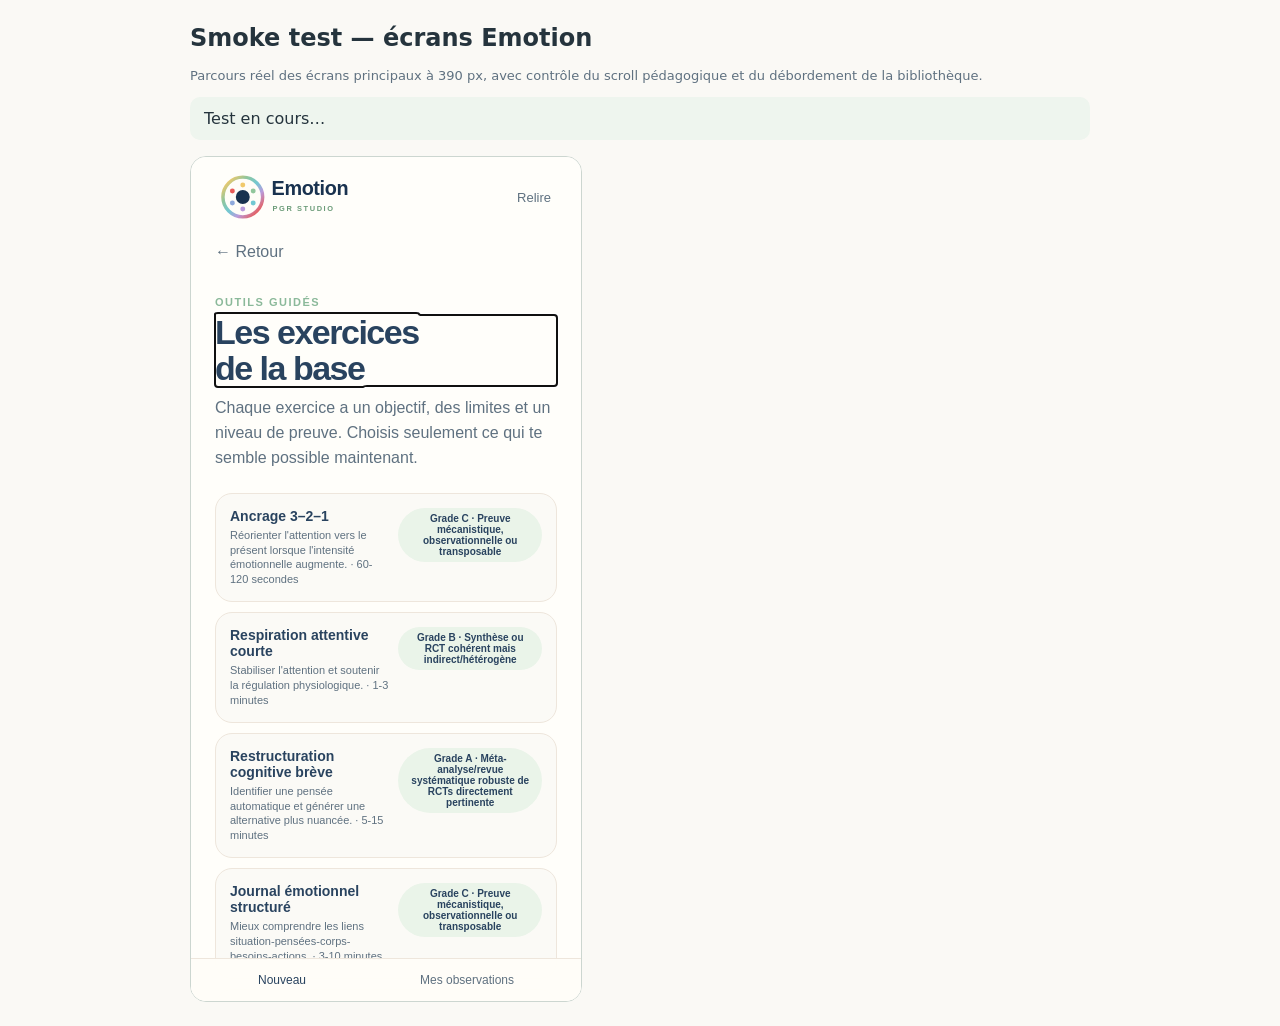
<file: tests/browser-screen-smoke.html>
<!doctype html>
<html lang="fr">
<head>
  <meta charset="utf-8">
  <meta name="viewport" content="width=device-width,initial-scale=1">
  <title>Emotion — smoke test des écrans</title>
  <style>
    body{font:16px system-ui,sans-serif;max-width:900px;margin:24px auto;padding:0 16px;color:#25343d;background:#faf9f5}
    h1{font-size:24px}.status{padding:12px 14px;border-radius:10px;background:#eef5ee;margin:14px 0}.status.fail{background:#fff0ee;color:#7a3029}
    iframe{width:390px;height:844px;border:1px solid #ccd6d0;border-radius:16px;background:#fff;display:block}
    pre{white-space:pre-wrap;line-height:1.45}.meta{color:#5f7180;font-size:13px}
  </style>
</head>
<body>
  <h1>Smoke test — écrans Emotion</h1>
  <p class="meta">Parcours réel des écrans principaux à 390 px, avec contrôle du scroll pédagogique et du débordement de la bibliothèque.</p>
  <div id="status" class="status">Test en cours…</div>
  <pre id="results"></pre>
  <iframe id="app" title="Application Emotion — smoke test" src="../index.html?browser-test=1"></iframe>
  <script>
    const frame = document.querySelector('#app');
    const status = document.querySelector('#status');
    const output = document.querySelector('#results');
    const wait = ms => new Promise(resolve => setTimeout(resolve, ms));
    const doc = () => frame.contentDocument;
    const win = () => frame.contentWindow;
    const text = selector => doc().querySelector(selector)?.textContent || '';
    async function waitFor(predicate, timeout = 10000) {
      const end = Date.now() + timeout;
      while (Date.now() < end) { if (predicate()) return; await wait(80); }
      throw new Error('Délai dépassé pendant le smoke test');
    }
    function button(label) { return [...doc().querySelectorAll('button')].find(item => (item.dataset.nuance || item.textContent.trim()) === label && item.offsetParent !== null && !item.disabled); }
    function click(label) { const item = button(label); if (!item) throw new Error(`Bouton absent : ${label}`); item.click(); }
    function active(id) { return doc().querySelector('.screen.active')?.id === id; }
    async function expectScreen(id) { await waitFor(() => active(id)); }
    async function run() {
      if (location.protocol === 'file:') {
        const message = 'Ce test doit être lancé via HTTP, pas directement en file://. Lance python3 -m http.server 8080 depuis final-simple, puis ouvre cette page avec http://127.0.0.1:8080/tests/browser-screen-smoke.html.';
        status.textContent = `NON LANCÉ — ${message}`;
        status.classList.add('fail');
        output.textContent = message;
        return;
      }
      const errors = [];
      await new Promise((resolve, reject) => {
        frame.addEventListener('load', resolve, { once: true });
        frame.addEventListener('error', () => reject(new Error('iframe impossible à charger')), { once: true });
      });
      frame.contentWindow.addEventListener('error', event => errors.push(event.message || 'erreur iframe'));
      await waitFor(() => Boolean(doc().querySelector('#privacyButton')));
      const visited = [];
      const visit = async (id, action) => { await action(); await expectScreen(id); visited.push(id); };

      await expectScreen('start'); visited.push('start');
      await visit('observe', () => click('Commencer une observation →'));
      click('Préciser avec la roue des émotions');
      await waitFor(() => Boolean(doc().querySelector('#wheelPanel .extra-emotion')));
      click('Panique');
      await visit('understand', () => click('Comprendre cette émotion →'));
      await visit('sense', () => click('Que ressens-tu ? →'));
      await waitFor(() => Boolean(button('Autre')));
      click('Autre');
      const otherBody = doc().querySelector('#bodyOther');
      if (!otherBody) throw new Error('Champ Autre absent dans les sensations corporelles');
      otherBody.value = 'vertige';
      otherBody.dispatchEvent(new Event('input', { bubbles: true }));
      await visit('exercise', () => click('Voir l’exercice →'));
      await visit('exerciseRun', () => doc().querySelector('#exerciseStart').click());
      const exerciseTimerVisible = Boolean(doc().querySelector('#exerciseAnimation.show'));
      await visit('exerciseResult', () => doc().querySelector('#exerciseStop').click());
      await visit('after', () => click('Passer aux questions →'));
      for (let index = 0; index < 5; index += 1) click('Continuer →');
      await visit('saved', () => click('Garder cette observation ✓'));
      await visit('observe', () => click('Faire une nouvelle observation →'));

      await visit('history', () => doc().querySelector('[data-nav="history"]').click());
      await visit('start', () => click('← Retour'));
      await visit('science', () => click('Voir la base scientifique du projet'));
      await visit('start', () => click('← Retour'));
      await visit('tools', () => click('J’ai besoin d’un repère maintenant'));
      await visit('library', () => click('Découvrir les exercices'));
      await waitFor(() => doc().querySelectorAll('#exerciseLibrary .library-card').length === 15);
      const libraryCards = doc().querySelectorAll('#exerciseLibrary .library-card').length;
      const professionalWarnings = doc().querySelectorAll('#exerciseLibrary .professional-warning').length;
      const noHorizontalOverflow = doc().documentElement.scrollWidth <= doc().documentElement.clientWidth;
      await visit('start', () => click('← Retour'));
      await visit('tools', () => click('J’ai besoin d’un repère maintenant'));
      click('Comprendre ce qu’est une émotion');
      await waitFor(() => doc().querySelector('#definitionPanel.open'));
      const definitionScrollTop = win().scrollY;
      click('← Retour au repère');
      await visit('start', () => click('Nouveau'));
      await visit('privacy', () => click('Voir mes données et les supprimer'));
      const result = { status: errors.length || visited.length !== 20 || libraryCards !== 15 || professionalWarnings !== 1 || !noHorizontalOverflow || definitionScrollTop > 1 || !exerciseTimerVisible ? 'failed' : 'passed', visited, libraryCards, professionalWarnings, exerciseTimerVisible, noHorizontalOverflow, definitionScrollTop, iframeErrors: errors };
      output.textContent = JSON.stringify(result, null, 2);
      status.textContent = result.status === 'passed' ? 'RÉUSSI — écrans, scroll pédagogique et bibliothèque vérifiés' : 'ÉCHEC — voir le détail';
      status.classList.toggle('fail', result.status !== 'passed');
    }
    run().catch(error => { status.textContent = `ÉCHEC — ${error.message}`; status.classList.add('fail'); output.textContent = error.stack || String(error); });
  </script>
</body>
</html>
</file>
<file: style.css>
:root{--bg:#f4f1ea;--paper:#fffdf8;--ink:#19324f;--muted:#718095;--line:#e4ddd1;--accent:#6b9b78;--accent-soft:#e6f0df;--warm:#e8793f;--shadow:0 14px 35px #19324f12}*{box-sizing:border-box}body{margin:0;background:var(--bg);color:var(--ink);font-family:Arial,system-ui,sans-serif}.app{max-width:520px;min-height:100vh;margin:auto;background:var(--paper);padding:25px 25px 95px;box-shadow:0 0 0 1px #ebe5da}button,input,textarea{font:inherit}button{cursor:pointer}header{display:flex;align-items:center;gap:11px;margin-bottom:42px}.mark{width:43px;height:43px;border:2px solid var(--accent);border-radius:50%;display:grid;place-items:center;color:var(--accent);font-size:28px}.overline,.step{font-size:11px;letter-spacing:1.5px;font-weight:800;color:var(--accent);margin:0 0 7px}h1,h2,p{margin:0}h1{font-size:19px}.quiet{margin-left:auto;border:0;background:none;color:var(--muted);font-size:13px}.screen{display:none;min-height:calc(100vh - 150px)}.screen.active{display:block}.welcome{padding-top:8vh}.welcome h2,.screen h2{font-size:38px;line-height:1.05;letter-spacing:-1.5px;margin:0 0 18px}.welcome>p:not(.overline),.hint{max-width:365px;color:var(--muted);line-height:1.55;font-size:15px}.main-action{display:flex;align-items:center;justify-content:space-between;width:100%;border:0;border-radius:18px;background:var(--ink);color:#fff;padding:17px 18px;margin-top:30px;font-weight:700;box-shadow:var(--shadow)}.main-action span{font-size:22px}.safety{margin-top:28vh;color:var(--muted);font-size:12px;border-left:3px solid var(--accent-soft);padding-left:12px}.progress{display:flex;gap:6px;margin:0 0 27px}.progress span{height:5px;flex:1;border-radius:5px;background:#e5e1d8}.progress span.active{background:var(--accent)}.step{color:var(--muted)}.screen h2{font-size:32px;margin-bottom:10px}.emotion-choices{display:grid;grid-template-columns:repeat(5,1fr);gap:7px;margin:25px 0}.emotion{border:2px solid transparent;border-radius:16px;padding:9px 2px;min-height:82px;color:var(--ink);font-size:11px;font-weight:700}.emotion:nth-child(1){background:#e6f0df}.emotion:nth-child(2){background:#fff1c9}.emotion:nth-child(3){background:#e4effc}.emotion:nth-child(4){background:#f0e7fa}.emotion:nth-child(5){background:#ffe7e4}.emotion.selected{border-color:var(--accent)}.face{font-size:25px;display:block;margin-bottom:6px}.question{display:grid;gap:10px;color:var(--ink);font-size:14px;font-weight:700;margin-top:23px}.question b{font-size:20px;color:var(--accent)}.question input{accent-color:var(--warm)}.field{display:grid;gap:7px;font-size:14px;font-weight:700;margin:18px 0}.field textarea{border:1px solid var(--line);border-radius:14px;min-height:80px;padding:12px;resize:vertical;background:#fff;color:var(--ink)}.saved-icon{width:72px;height:72px;border-radius:50%;background:var(--accent-soft);color:var(--accent);display:grid;place-items:center;font-size:38px;margin:8vh 0 26px}.saved h2{margin-top:0}.secondary-action{display:block;width:100%;border:1px solid #bdc9d3;border-radius:16px;background:transparent;color:var(--ink);padding:14px 16px;margin-top:12px;font-weight:700}.back{border:0;background:none;color:var(--muted);padding:0;margin-bottom:35px}.record{border:1px solid var(--line);border-radius:17px;padding:15px;margin:12px 0}.record time{font-size:11px;color:var(--muted)}.record h3{font-size:15px;margin:7px 0}.record p{font-size:13px;color:var(--muted);line-height:1.5}.empty{color:var(--muted);line-height:1.5;margin-top:30px}nav{position:fixed;bottom:0;left:50%;transform:translateX(-50%);width:min(520px,100%);display:flex;justify-content:space-around;background:rgba(255,253,248,.97);border-top:1px solid var(--line);padding:13px 10px calc(13px + env(safe-area-inset-bottom));z-index:2}nav button{border:0;background:none;color:var(--muted);font-size:12px}nav button:first-child{color:var(--ink)}@media(max-width:480px){.app{padding-left:18px;padding-right:18px}.welcome h2,.screen h2{font-size:34px}}
.text-link{border:0;background:none;color:var(--accent);font-weight:700;text-decoration:underline;margin-top:18px;padding:4px 0}.tool-card{border:1px solid var(--line);border-radius:18px;padding:16px;margin:12px 0;background:#fff;box-shadow:var(--shadow)}.tool-card b{font-size:16px}.tool-card p{color:var(--muted);line-height:1.5;font-size:14px;margin-top:7px}.small-note{color:var(--muted);font-size:12px;line-height:1.5;margin-top:18px}
.emotion-choices{grid-template-columns:repeat(5,minmax(135px,1fr));gap:14px;margin:30px 0 34px}.emotion{min-height:164px;border-radius:28px;padding:26px 10px 18px;font-size:22px;display:flex;flex-direction:column;align-items:center;justify-content:center;gap:14px;box-shadow:none}.emotion .face{font-size:43px;line-height:1;margin:0;display:block}.emotion.selected{border:4px solid #6b9b78;box-shadow:0 5px 0 #d8e8d2}.question{font-size:28px;margin-top:10px}.question b{font-size:28px}.hint{font-size:16px}.progress{margin-bottom:30px}@media(max-width:760px){.app{max-width:100%;padding-left:24px;padding-right:24px}.emotion-choices{overflow-x:auto;grid-template-columns:repeat(5,150px);padding-bottom:8px}.emotion{min-height:150px;font-size:19px}.question{font-size:23px}}
.emotion-choices{grid-template-columns:repeat(5,minmax(0,1fr));gap:12px;overflow:visible}.emotion{min-width:0;width:100%;font-size:18px;padding:18px 4px;white-space:nowrap}.emotion .face{font-size:38px}.question{display:block;font-size:24px;line-height:1.25}.question b{display:inline;font-size:24px}.question input{display:block;width:100%;margin-top:18px}@media(max-width:760px){.emotion-choices{gap:6px}.emotion{min-height:135px;font-size:14px;padding:13px 2px}.emotion .face{font-size:31px}.question{font-size:21px}.question b{font-size:21px}}
.emotion-logo{display:block;width:58px;height:58px;margin:0 auto;fill:none;stroke:#19324f;stroke-width:2.5;stroke-linecap:round;stroke-linejoin:round}.emotion{gap:12px}.emotion .face{display:none}@media(max-width:760px){.emotion-logo{width:48px;height:48px}}
.generated-icon{display:block;width:62px;height:62px;margin:0 auto;background-image:url('assets/emotion-icons-generated.png');background-repeat:no-repeat;background-size:500% 100%;background-position:center}.gen-calm{background-position:0 50%}.gen-anger{background-position:25% 50%}.gen-sad{background-position:50% 50%}.gen-stress{background-position:75% 50%}.gen-rage{background-position:100% 50%}.emotion .generated-icon{font-size:0}@media(max-width:760px){.generated-icon{width:48px;height:48px}}
.gen-stress{background-image:url('assets/stress-icon-generated.png');background-size:contain;background-position:center;background-color:transparent}
.emotion-image{display:block;width:68px;height:68px;object-fit:contain;margin:0 auto 10px}.emotion{gap:0}.emotion .face,.emotion .generated-icon{display:none}@media(max-width:760px){.emotion-image{width:52px;height:52px}}
:root{--bg:#f9f6f1;--paper:#fffefa;--ink:#29435f;--muted:#7a8b9d;--line:#eee6dc;--accent:#8bb99a;--accent-soft:#eaf4e9;--warm:#e6aa78;--shadow:0 12px 30px #8a9b9a16}.main-action{background:linear-gradient(135deg,#8db79c,#759fb4);box-shadow:0 8px 20px #8aa99e30}.secondary-action{background:#f4f8f5;border-color:#d6e5db}.emotion.selected{border-color:#83aa92;box-shadow:0 4px 0 #dfede0}.tool-card{background:#fbfdfb;box-shadow:0 6px 18px #8a9b9a12}.progress span.active{background:#8bb99a}
.brand-lockup{display:flex;align-items:center;gap:10px}.brand-logo{width:48px;height:48px;object-fit:contain}.brand-lockup h1{font-size:19px;margin:0}
.definition-panel{display:none;margin-top:30px}.definition-panel.open{display:block}.definition-panel h2{font-size:28px;margin:18px 0}.definition-panel img{display:block;width:100%;height:auto;border:1px solid var(--line);border-radius:18px}.definition-panel p{color:var(--muted);line-height:1.55;margin-top:16px}.show-definition>*:not(.definition-panel):not(header){display:none!important}.show-definition .definition-panel{display:block}
.definition-lead{font-size:17px!important;color:var(--ink)!important;line-height:1.45!important}.definition-flow{display:grid;gap:9px;margin-top:22px}.definition-step{display:grid;gap:4px;text-align:left;padding:13px 14px;border:1px solid var(--line);border-radius:15px;background:#fbfaf6;color:var(--ink)}.definition-step b{font-size:14px}.definition-step span{color:var(--muted);font-size:13px;line-height:1.4}.definition-step.selected{border-color:var(--accent);background:var(--accent-soft);box-shadow:0 0 0 2px #e4f1e3}.definition-detail{margin-top:12px;padding:13px 14px;border-radius:14px;background:#fff5df;color:var(--ink);font-size:13px;line-height:1.45;min-height:46px}.definition-footer{padding:14px;border-left:3px solid var(--accent);background:var(--accent-soft);border-radius:0 12px 12px 0}.tool-card-primary{border-color:#cfe0d1;background:#f7fbf5}.tool-step{margin-top:10px;border:1px solid var(--accent);border-radius:999px;background:var(--accent-soft);color:var(--ink);padding:8px 12px;font-size:12px;font-weight:800}
.definition-evidence{display:grid;gap:8px;margin:20px 0}.definition-evidence>p{margin:0!important}.definition-evidence>div{display:grid;gap:3px;padding:11px 12px;border:1px solid var(--line);border-radius:13px;background:#f8faf7}.definition-evidence b{font-size:13px}.definition-evidence span{font-size:12px;line-height:1.4;color:var(--muted)}.definition-evidence small{font-size:10px;line-height:1.4;color:var(--muted);margin-top:3px}
.emotion-choices{grid-template-columns:repeat(3,minmax(0,1fr));gap:9px;margin:20px 0 24px}.emotion{min-height:108px;border-radius:20px;padding:10px 4px;font-size:14px;white-space:normal}.emotion-image{width:54px;height:54px;margin:0 auto 5px}.emotion.selected{border-width:3px;transform:translateY(-1px)}.intensity-block{margin-top:8px}.intensity-title{display:flex;justify-content:space-between;align-items:center;font-weight:800;font-size:18px}.intensity-title strong{color:var(--accent);font-size:22px}.quick-levels{display:grid;grid-template-columns:repeat(3,1fr);gap:8px;margin:13px 0}.quick-levels button{border:1px solid var(--line);border-radius:12px;background:#f7f5ef;color:var(--muted);padding:10px 4px;font-size:13px;font-weight:700}.quick-levels button.active{background:var(--accent-soft);border-color:var(--accent);color:var(--ink)}.intensity-block input{width:100%;accent-color:var(--warm)}.main-action:disabled{opacity:.45;cursor:not-allowed;box-shadow:none}@media(max-width:380px){.emotion{min-height:98px;font-size:12px}.emotion-image{width:46px;height:46px}}
.field small{font-size:12px;color:var(--muted);font-weight:400}.choice-chips{display:flex;flex-wrap:wrap;gap:8px}.choice-chip{border:1px solid var(--line);border-radius:999px;background:#fbfaf6;color:var(--muted);padding:9px 11px;font-size:13px}.choice-chip.selected{background:var(--accent-soft);border-color:var(--accent);color:var(--ink)}
.wheel-toggle{border:0;background:none;color:var(--accent);font-size:13px;font-weight:800;text-decoration:underline;padding:2px 0;margin:-8px 0 16px}.wheel-panel{display:none;border:1px solid var(--line);border-radius:20px;background:#fbfaf6;padding:16px;margin:-4px 0 20px}.wheel-panel.open{display:block}.wheel-panel p{color:var(--muted);font-size:13px;line-height:1.4;margin-bottom:14px}.wheel-grid{display:grid;grid-template-columns:repeat(4,1fr);gap:7px}.wheel-node{border:2px solid transparent;border-radius:12px;min-height:52px;padding:7px 3px;font-size:11px;font-weight:800;color:var(--ink)}.wheel-node.selected{border-color:var(--ink)}.wheel-node:nth-child(1){background:#fff1c9}.wheel-node:nth-child(2){background:#dff2d5}.wheel-node:nth-child(3){background:#dceeff}.wheel-node:nth-child(4){background:#f7e3ff}.wheel-node:nth-child(5){background:#e4effc}.wheel-node:nth-child(6){background:#dff2d5}.wheel-node:nth-child(7){background:#ffe7e4}.wheel-node:nth-child(8){background:#fff1c9}.wheel-selection{color:var(--accent);font-size:12px;font-weight:700;margin-top:12px}
.back-inline{border:0;background:none;color:var(--muted);font-size:13px;font-weight:700;padding:0;margin:0 0 18px}.tool-recommendation{display:none;border-radius:14px;background:var(--accent-soft);color:var(--ink);font-size:14px;line-height:1.45;padding:12px 14px;margin:0 0 14px}.tool-recommendation.show{display:block}
.exercise-recommendation{display:none;border:1px solid #dbe8df;border-radius:18px;background:#f4faf5;padding:15px;margin:18px 0}.exercise-recommendation.show{display:block}.exercise-recommendation .overline{margin-bottom:6px}.exercise-recommendation h3{font-size:17px;margin:0 0 6px}.exercise-recommendation p{color:var(--muted);font-size:14px;line-height:1.45;margin:0}.exercise-start{border:0;border-radius:12px;background:var(--accent);color:#fff;padding:10px 13px;margin-top:12px;font-weight:800}.exercise-after{display:none;margin-top:14px}.exercise-after.show{display:block}.exercise-after label{display:block;color:var(--ink);font-size:13px;font-weight:700}.exercise-after input{display:block;width:100%;margin-top:10px;accent-color:var(--warm)}.exercise-after strong{color:var(--accent);font-size:18px}
.exercise-animation{display:none;text-align:center;margin:14px 0 4px}.exercise-animation.show{display:block}.breath-orb{width:76px;height:76px;border-radius:50%;margin:0 auto 8px;background:var(--exercise-dark,#70a984);animation:breathe 8s ease-in-out infinite;box-shadow:0 0 0 10px #ffffff44}.timer-orb{position:relative;width:126px;height:126px;border-radius:50%;margin:0 auto 8px;background:var(--exercise-dark,#70a984);display:grid;place-items:center;color:#fffefa;font-weight:800;font-size:26px;box-shadow:0 0 0 12px #ffffff44;animation:timerPulse 10s ease-in-out infinite}.timer-orb::before{content:"";position:absolute;inset:-18px;border:2px solid var(--exercise-dark,#70a984);border-radius:50%;animation:timerRing 10s ease-out infinite}.timer-orb::after{display:none}.timer-orb span{position:relative;z-index:1}.exercise-phase{font-size:13px;color:var(--muted);font-weight:700}.exercise-finished{color:var(--accent);font-weight:800;font-size:14px}@keyframes breathe{0%,100%{transform:scale(.92);opacity:.9}50%{transform:scale(1.04);opacity:1}}@keyframes timerPulse{0%,100%{transform:scale(.92);box-shadow:0 0 0 8px #ffffff44}50%{transform:scale(1.04);box-shadow:0 0 0 14px #ffffff55}}@keyframes timerRing{0%{transform:scale(.7);opacity:.45}100%{transform:scale(2);opacity:0}}
.unknown-button{border:0;background:none;color:var(--muted);font-size:13px;text-decoration:underline;padding:2px 0;margin:-7px 0 8px}.exercise-stop{border:1px solid var(--line);border-radius:12px;background:#fffefa;color:var(--muted);padding:9px 12px;margin:12px 0 0;font-size:13px;font-weight:700}.record-delete{border:0;background:none;color:#b46c63;font-size:12px;font-weight:700;padding:8px 0 0;text-decoration:underline}@media (prefers-reduced-motion: reduce){.breath-orb,.timer-orb,.timer-orb::before{animation:none}.breath-orb,.timer-orb{transform:scale(1)}}
.emotion-options{display:flex;flex-direction:column;align-items:flex-start;gap:12px;margin:-4px 0 18px}.unknown-button{border:1px solid var(--line);background:#fffefa;border-radius:999px;color:var(--muted);font-size:13px;font-weight:700;text-decoration:none;padding:9px 13px;margin:0}.wheel-toggle{margin:0}.wheel-panel{padding:18px;margin:0 0 22px}.wheel-panel>p{margin:0 0 10px}.plutchik-wheel{position:relative;width:278px;height:278px;margin:12px auto 16px;border-radius:50%;background:conic-gradient(from -22.5deg,#ffe787 0deg 45deg,#bfe7b8 45deg 90deg,#a9d9f8 90deg 135deg,#d9c0f0 135deg 180deg,#bdd9f6 180deg 225deg,#bce0c0 225deg 270deg,#f6b3a8 270deg 315deg,#ffd481 315deg 360deg);box-shadow:inset 0 0 0 8px #fffefa}.wheel-core{position:absolute;z-index:1;left:50%;top:50%;transform:translate(-50%,-50%);width:96px;height:96px;border-radius:50%;display:grid;place-items:center;text-align:center;background:#fffefa;color:var(--ink);font-size:12px;font-weight:800;line-height:1.2}.plutchik-wheel .wheel-node{position:absolute;z-index:2;width:72px;height:44px;border:2px solid transparent;border-radius:14px;padding:4px;background:#fffefaee;color:var(--ink);font-size:11px;line-height:1.05;font-weight:800;box-shadow:0 2px 8px #29435f18}.plutchik-wheel .wheel-node.selected{border-color:var(--ink);box-shadow:0 0 0 3px #fffefa,0 2px 8px #29435f20}.wheel-node-1{left:103px;top:10px}.wheel-node-2{left:180px;top:43px}.wheel-node-3{left:198px;top:117px}.wheel-node-4{left:180px;top:191px}.wheel-node-5{left:103px;top:224px}.wheel-node-6{left:26px;top:191px}.wheel-node-7{left:8px;top:117px}.wheel-node-8{left:26px;top:43px}@media(max-width:360px){.plutchik-wheel{transform:scale(.88);margin:-3px auto -2px}}
.wheel-panel{overflow:hidden}.plutchik-wheel,.plutchik-image,.wheel-select-label{display:none}.interactive-wheel-wrap{width:100%;max-width:360px;margin:8px auto 14px;border-radius:50%;background:#fffefa;box-shadow:0 10px 24px #29435f12}.interactive-wheel{display:block;width:100%;height:auto}.interactive-sector{cursor:pointer;stroke:#fffefa;stroke-width:2;transition:filter .18s ease,stroke-width .18s ease}.interactive-sector:hover,.interactive-sector.selected{stroke:#29435f;stroke-width:4;filter:saturate(1.1) brightness(.96)}.wheel-center{fill:#fffefa;stroke:#eee6dc;stroke-width:2}.wheel-label{fill:#29435f;font:800 10px Arial,sans-serif;text-anchor:middle;dominant-baseline:middle;pointer-events:none}.wheel-legend{display:grid;grid-template-columns:repeat(2,minmax(0,1fr));gap:8px 12px;margin:4px 0 14px}.wheel-legend span{display:flex;align-items:center;gap:7px;font-size:12px;color:var(--ink);font-weight:700}.wheel-legend i{width:12px;height:12px;border-radius:50%;flex:0 0 12px}.wheel-credit{font-size:11px!important;line-height:1.35;margin-top:14px!important;color:var(--muted)}
.wheel-label-path{fill:none;stroke:none}.wheel-arc-label{fill:#29435f;font:800 8px Arial,sans-serif;text-anchor:middle;letter-spacing:.1px;pointer-events:none}
#observe.wheel-mode #emotionChoices{display:none}#observe.wheel-mode #unknownButton{display:none}#observe.wheel-mode #wheelPanel{margin-top:10px}.interactive-sector{stroke:#fffefa;stroke-width:2;stroke-linejoin:round;vector-effect:non-scaling-stroke}.wheel-selection-outline{fill:none;stroke:#41627d;stroke-width:4;stroke-linejoin:round;stroke-linecap:round;vector-effect:non-scaling-stroke;pointer-events:none}
#observe .emotion[data-emotion="urge"]{white-space:normal;line-height:1.1}
.urge-type-block{margin-top:13px;padding-top:12px;border-top:1px solid #dbe8df}.urge-type-block>b{display:block;font-size:12px;color:var(--ink);margin-bottom:8px}.urge-type-grid{display:grid;grid-template-columns:repeat(2,minmax(0,1fr));gap:7px}.urge-type-choice{border:1px solid #dbe8df;border-radius:12px;background:#fffefa;color:var(--muted);padding:9px 10px;font-size:12px;font-weight:700;text-align:left}.urge-type-choice.selected{border:3px solid #6f9f7a;background:#cfe8d3;color:var(--ink);padding:7px 8px;box-shadow:0 0 0 2px #e6f3e7}.urge-selected{margin-top:9px!important;color:var(--ink)!important;font-size:12px!important}.urge-safety-note{margin-top:11px!important;padding:9px 10px;border-left:4px solid #d58a4a;border-radius:0 10px 10px 0;background:#fff5e8;color:#5e351d!important;font-size:12px!important;line-height:1.4!important}
#wheelPanel .interactive-wheel-wrap{max-width:360px;margin:2px auto 10px;overflow:hidden;aspect-ratio:1/1}#wheelPanel .interactive-wheel{transform:none;transform-origin:center}.wheel-selection-outline{display:none}.wheel-selection-halo{fill:none;stroke:#fffefa;stroke-width:7;stroke-linejoin:round;stroke-linecap:round;vector-effect:non-scaling-stroke;pointer-events:none}.wheel-selection-overlay{fill:none;stroke-width:3;stroke-linejoin:round;stroke-linecap:round;vector-effect:non-scaling-stroke;pointer-events:none}.wheel-arc-label-0{font-size:6px}.wheel-arc-label-1{font-size:7.5px}.wheel-arc-label-2{font-size:6.5px}
#understand .quick-prompts{display:flex;flex-wrap:wrap;gap:6px;margin-top:2px}.quick-prompts button{border:1px solid var(--line);border-radius:999px;background:#fbfaf6;color:var(--muted);padding:7px 10px;font-size:12px;font-weight:700}.quick-prompts button:hover{border-color:var(--accent);color:var(--ink)}#understand .field textarea{min-height:72px}
.body-field{padding:14px;border:1px solid #dbe8dc;border-radius:18px;background:#f8fbf5}.body-field>span{font-size:15px}.field-hint{font-size:12px;color:var(--muted);margin:4px 0 10px!important}.body-field .choice-chips{gap:7px}.body-field .choice-chip{background:#fffefa;border-color:#cfe0d1;padding:9px 11px}.body-field .choice-chip.selected{background:#e4f1e3;border-color:var(--accent);color:var(--ink);box-shadow:0 0 0 2px #e4f1e3}

/* Base scientifique */
.science-grid{display:grid;gap:12px;margin:24px 0}.science-card{border:1px solid var(--line);border-radius:18px;background:#fbfaf6;padding:15px;box-shadow:var(--shadow)}.science-card b{display:block;font-size:15px;margin-bottom:7px}.science-card p{color:var(--muted);font-size:13px;line-height:1.5;margin:0 0 9px}.science-card small{display:block;color:var(--accent);font-size:11px;line-height:1.35;font-weight:700}.science-caution{border-left:4px solid var(--warm);background:#fff5e8;border-radius:0 16px 16px 0;padding:14px;margin:20px 0}.science-caution b{font-size:15px}.science-caution p{color:var(--ink);font-size:13px;line-height:1.5;margin-top:6px}.references{border:1px solid var(--line);border-radius:16px;background:#fffefa;padding:13px;margin-top:14px}.references summary{cursor:pointer;font-weight:800;color:var(--ink)}.references ul{padding-left:18px;margin:12px 0 0}.references li{color:var(--muted);font-size:12px;line-height:1.45;margin:7px 0}
.exercise-evidence{display:grid;gap:5px;margin-top:11px;color:var(--muted);font-size:11px;line-height:1.4}.exercise-evidence a{color:var(--accent);font-weight:700}.exercise-evidence small{font-size:10px}.evidence-badge{display:inline-flex;width:max-content;border-radius:999px;background:#e7f1e5;color:var(--ink);padding:4px 8px;font-weight:800}.science-live-panel{border:1px solid #dbe8df;border-radius:18px;background:#f5faf5;padding:14px;margin:20px 0}.science-live-panel>div{display:flex;align-items:center;gap:7px;font-size:14px}.science-live-panel p{color:var(--ink);font-size:13px;line-height:1.45;margin:7px 0}.science-live-panel small{display:block;color:var(--muted);font-size:11px;line-height:1.4}.science-live-dot{width:9px;height:9px;border-radius:50%;background:#70a77e;box-shadow:0 0 0 4px #dcecdf}
.safety-inline{display:block;border-left:3px solid var(--warm);padding-left:8px;color:var(--ink);font-weight:700}
.exercise-detail{display:grid;gap:5px;margin:13px 0 0;padding-top:12px;border-top:1px solid #dbe8df;color:var(--muted);font-size:12px;line-height:1.45}.exercise-detail b{color:var(--ink);font-size:12px}.exercise-detail ol{margin:0;padding-left:20px}.exercise-detail li{margin:3px 0}.exercise-result-choice{display:grid;gap:8px;margin-top:15px;padding-top:13px;border-top:1px solid var(--line)}.exercise-result-choice b{font-size:12px}.exercise-result-choice>div{display:flex;flex-wrap:wrap;gap:6px}.exercise-result-choice button{border:1px solid var(--line);border-radius:999px;background:#fffefa;color:var(--muted);padding:8px 10px;font-size:11px;font-weight:700}.exercise-result-choice button.selected{border-color:var(--accent);background:var(--accent-soft);color:var(--ink)}.exercise-result-meaning{color:var(--muted);font-size:11px;line-height:1.4;margin:0!important}.exercise-library{display:grid;gap:10px;margin-top:22px}.library-card{border:1px solid var(--line);border-radius:17px;background:#fbfaf6;overflow:hidden}.library-card summary{display:flex;align-items:center;justify-content:space-between;gap:10px;cursor:pointer;list-style:none;padding:14px}.library-card summary::-webkit-details-marker{display:none}.library-card summary>span{display:grid;gap:4px}.library-card summary b{font-size:14px;color:var(--ink)}.library-card summary small{color:var(--muted);font-size:11px;line-height:1.35}.library-card summary em{font-style:normal;white-space:nowrap;border-radius:999px;background:var(--accent-soft);color:var(--ink);padding:5px 7px;font-size:10px;font-weight:800}.library-body{border-top:1px solid var(--line);padding:13px;color:var(--muted);font-size:12px;line-height:1.45}.library-body p{margin:0 0 10px}.library-body p b{color:var(--ink)}.library-body ol{padding-left:20px;margin:8px 0 12px}.library-body li{margin:5px 0}.library-caution{border-left:3px solid var(--warm);padding-left:8px;color:var(--ink)}.library-body a{color:var(--accent);font-weight:700}
.saved-summary{border:1px solid #dbe8df;border-radius:17px;background:#f6fbf5;padding:14px;margin:18px 0}.saved-summary b{font-size:15px}.saved-summary p{color:var(--ink);font-size:13px;line-height:1.45;margin-top:7px}.saved-summary small{display:block;color:var(--muted);font-size:11px;line-height:1.4;margin-top:9px}
.safety-triage{display:none;gap:12px;grid-template-columns:auto 1fr;border:1px solid #e7a49b;border-left:5px solid #c65f55;border-radius:16px;background:#fff1ef;color:#572a27;padding:14px;margin:18px 0}.safety-triage.show{display:grid}.triage-icon{width:28px;height:28px;border-radius:50%;display:grid;place-items:center;background:#c65f55;color:#fff;font-weight:900}.safety-triage b{font-size:15px}.safety-triage p{font-size:12px;line-height:1.45;margin:6px 0}.safety-triage strong{display:block;font-size:12px;line-height:1.45}.main-action:disabled{opacity:.55;cursor:not-allowed}
.privacy-card,.privacy-status{border:1px solid var(--line);border-radius:17px;background:#fbfaf6;padding:14px;margin:16px 0}.privacy-card b,.privacy-status b{font-size:15px}.privacy-card p,.privacy-status p{color:var(--muted);font-size:13px;line-height:1.5;margin-top:8px}.privacy-status{background:#f5faf5;border-color:#dbe8df}.privacy-status small{display:block;color:var(--muted);font-size:11px;line-height:1.4;margin-top:8px}.danger-action{display:block;width:100%;border:1px solid #d9aaa4;border-radius:16px;background:#fff1ef;color:#8d4038;padding:14px 16px;margin-top:12px;font-weight:700}
.source-status-list{display:grid;gap:6px;margin:12px 0}.source-status{display:block;padding:8px 10px;border-radius:10px;background:#f5faf5;color:var(--ink);font-size:12px}.source-status.limited{background:#f7f5ef;color:var(--muted)}
button:focus-visible,input:focus-visible,textarea:focus-visible,summary:focus-visible,[role="button"]:focus-visible{outline:3px solid #e8793f;outline-offset:3px}
.passphrase-dialog{border:1px solid #dbe8df;border-radius:17px;background:#f5faf5;padding:15px;margin:16px 0}.passphrase-dialog[hidden]{display:none}.passphrase-dialog h3{font-size:17px;margin:0}.passphrase-dialog>p{color:var(--muted);font-size:12px;line-height:1.45;margin:7px 0 12px}.passphrase-dialog label{display:grid;gap:6px;color:var(--ink);font-size:12px;font-weight:700;margin:10px 0}.passphrase-dialog input{width:100%;border:1px solid var(--line);border-radius:12px;background:#fff;padding:11px}.passphrase-dialog>div{display:flex;gap:8px;align-items:center}.passphrase-dialog .main-action,.passphrase-dialog .secondary-action{width:auto;margin-top:8px}.passphrase-error{color:#a64d45!important;font-weight:700;min-height:17px}
.emotion-insight{display:none;border:1px solid #dbe8df;border-radius:18px;background:linear-gradient(135deg,#f8fbf5,#fffefa);padding:15px;margin:18px 0}.emotion-insight.show{display:block}.insight-heading{display:flex;align-items:center;justify-content:space-between;margin-bottom:8px}.insight-kicker{font-size:10px;letter-spacing:1.4px;color:var(--accent);font-weight:800}.insight-intensity{font-size:13px;color:var(--accent);font-weight:800}.emotion-insight h3{font-size:18px;margin:0 0 7px}.emotion-insight p{color:var(--muted);font-size:13px;line-height:1.48;margin:0}.emotion-insight small{display:block;color:var(--muted);font-size:11px;line-height:1.4;margin-top:11px}.insight-needs{margin-top:12px}.insight-needs b{font-size:12px}.insight-needs>div{display:flex;flex-wrap:wrap;gap:6px;margin-top:7px}.insight-needs span{border-radius:999px;background:#eaf4e9;color:var(--ink);padding:6px 9px;font-size:11px;font-weight:700}
.science-fallback-note{margin:.8rem 0!important;padding:.8rem 1rem;border-radius:14px;background:#eef7f3;color:#285a4b!important;line-height:1.45}
.science-footer-link{display:block;margin:32px auto 0;border:0;background:none;color:var(--muted);font-size:11px;text-decoration:underline;text-underline-offset:3px}
.creator-credit{margin:14px 0 0;text-align:center;color:var(--accent);font-size:10px;font-weight:800;letter-spacing:.08em}
.brand-lockup{position:relative;cursor:pointer}.creator-header{display:block;margin-top:2px;color:var(--accent);font-size:8px;font-weight:800;letter-spacing:.12em}
.wheel-extra-emotions{display:grid;gap:8px;margin:14px 0;padding:12px;border:1px solid var(--line);border-radius:14px;background:#fbfaf6;color:var(--muted);font-size:12px}.wheel-extra-emotions>div{display:flex;flex-wrap:wrap;gap:6px}.extra-emotion{border:1px solid var(--line);border-radius:999px;background:#fff;color:var(--ink);padding:7px 9px;font-size:11px}.extra-emotion.selected{border-color:var(--accent);background:var(--accent-soft);font-weight:700}
.emotion-context{display:none;margin:16px 0;padding:14px 15px;border-left:4px solid var(--accent);border-radius:0 16px 16px 0;background:#f3f8f1;color:var(--ink);line-height:1.45}.emotion-context.show{display:grid;gap:6px}.emotion-context b{font-size:14px}.emotion-context p{font-size:13px;margin:0}.emotion-context small{color:var(--muted);font-size:11px;line-height:1.4}
.tools-exercise-list{display:grid;gap:9px;margin-top:22px}.tools-section-label{margin-top:5px}.tool-exercise-card{margin:0}.tool-exercise-card summary{display:flex;align-items:center;justify-content:space-between;cursor:pointer;list-style:none}.tool-exercise-card summary::-webkit-details-marker{display:none}.tool-exercise-card summary:after{content:'+';font-size:20px;color:var(--accent)}.tool-exercise-card[open] summary:after{content:'−'}.tool-exercise-card summary span{display:grid;gap:4px}.tool-exercise-card summary small{color:var(--muted);font-size:11px;font-weight:400}.tool-exercise-card>p,.tool-exercise-card>ol{color:var(--muted);font-size:12px;line-height:1.45}.tool-exercise-card>p:first-of-type{margin-top:12px}.tool-exercise-card>ol{padding-left:20px}.tool-exercise-card li{margin:5px 0}.tool-caution{border-left:3px solid var(--warm);padding-left:8px;color:var(--ink)!important}
:root{--muted:#5f7180}.exercise-detail .intensity-note{display:block;padding:8px 10px;border-radius:10px;background:#eef5ee;color:var(--ink);font-weight:700}.exercise-detail small{color:var(--muted);line-height:1.4}.breath-warning{margin:11px 0 0;padding:10px 11px;border-left:4px solid #b76b35;border-radius:0 11px 11px 0;background:#fff5e8;color:#5e351d;font-size:11px;line-height:1.45}.breath-warning[hidden]{display:none}.breath-orb{animation-duration:var(--breath-duration,10s)}.exercise-animation{min-height:118px}.exercise-animation:focus-within{outline:2px solid var(--accent);outline-offset:4px}@media (prefers-contrast: more){:root{--muted:#425766;--line:#b8c4c9}.tool-card,.exercise-recommendation,.emotion-context,.science-card{border-width:2px}.secondary-action,.choice-chip,.quick-levels button{border-color:#5f7180}}@media (prefers-reduced-motion: reduce){.breath-orb{animation:none;transform:scale(1)}}
#wheelPanel .interactive-sector{outline:none!important}
#wheelPanel .interactive-sector:hover,#wheelPanel .interactive-sector:focus{stroke:#6b9b78;stroke-width:3;filter:none}
#wheelPanel .interactive-sector:focus-visible{stroke:#6b9b78;stroke-width:4;filter:none}
#wheelPanel .wheel-selection-halo{stroke:#fffefa;stroke-width:5}
#wheelPanel .wheel-selection-overlay{stroke:#6b9b78!important;stroke-width:2.5}
.wheel-family-picker{display:grid;gap:8px;margin:14px 0 0;padding-top:12px;border-top:1px solid var(--line)}
.wheel-family-picker>b{font-size:12px;color:var(--ink)}
.wheel-family-tabs{display:flex;flex-wrap:wrap;gap:6px}
.wheel-family-tab{border:1px solid var(--line);border-radius:999px;background:#fffefa;color:var(--muted);padding:7px 9px;font-size:11px;font-weight:800}
.wheel-family-tab.selected{border-color:var(--accent);background:var(--accent-soft);color:var(--ink)}
.wheel-extra-emotions{margin:0}
#wheelPanel .wheel-blend-label{font-size:5.8px;letter-spacing:0}

/* Mobile: keep the exercise evidence badge inside the card. */
.library-card summary{align-items:flex-start}
.library-card summary>span{min-width:0;flex:1}
.library-card summary em{white-space:normal;flex:0 1 46%;max-width:46%;overflow-wrap:anywhere;text-align:center}
.professional-warning{border-left:4px solid #c65f55;border-radius:0 12px 12px 0;background:#fff1ef;color:#572a27;padding:10px 11px;line-height:1.45}
.professional-only summary em{background:#fff0d8;color:#78431d}

/* Mobile: long scientific labels and source links must stay inside their cards. */
.exercise-evidence,
.exercise-evidence > *,
.source-status-list,
.source-status,
.science-live-panel,
.science-live-panel > *{min-width:0;max-width:100%;box-sizing:border-box}
.exercise-evidence > *,
.source-status,
.science-live-panel p,
.science-live-panel small{overflow-wrap:anywhere;word-break:normal}
.evidence-badge{width:fit-content;max-width:100%;white-space:normal;overflow-wrap:anywhere}
.source-status-list{grid-template-columns:minmax(0,1fr)}
.source-status a,.exercise-evidence a{overflow-wrap:anywhere}

/* Guided mobile flow: one short screen at a time. */
#exercisePageContent{min-width:0}
#exercisePageContent .exercise-recommendation{margin-top:18px}
#exerciseRun h2{overflow-wrap:anywhere}
#exerciseRun{position:relative;isolation:isolate;overflow:hidden;background:var(--paper);transition:background-color 2s ease}
#exerciseRun::before,#exerciseRun::after{content:"";position:absolute;z-index:0;pointer-events:none;left:50%;top:43%;width:520px;height:520px;border-radius:50%;transform:translate(-50%,-50%);filter:blur(24px)}
#exerciseRun::before{background:radial-gradient(circle,var(--exercise-dark,#c8d3d5) 0%,transparent 68%);opacity:0}
#exerciseRun::after{background:radial-gradient(circle,var(--exercise-light,#f8fbfb) 0%,transparent 70%);opacity:0}
#exerciseRun.exercise-theme-active::before{animation:exerciseDarkFade 34s ease-out forwards}
#exerciseRun.exercise-theme-active::after{animation:exerciseLighten 34s ease-in-out forwards}
#exerciseRun::before,#exerciseRun::after{display:none}
#exerciseRun.exercise-theme-active .timer-orb{animation:timerPulse 10s ease-in-out infinite,timerColorFade 34s ease-out forwards}
#exerciseRun.exercise-theme-active .breath-orb{animation:breathe 8s ease-in-out infinite,timerColorFade 34s ease-out forwards}
#exerciseRun.exercise-theme-active .timer-orb::before,#exerciseRun.exercise-theme-active .timer-orb::after{border-color:var(--exercise-dark)}
#exerciseRun.exercise-theme-active .timer-orb span{animation:timerTextFade 34s ease-out forwards}
#exerciseRun>*{position:relative;z-index:1}
#exerciseRun .exercise-run-note{margin-top:12px;color:var(--muted);font-size:13px;line-height:1.45}
#exerciseRun .exercise-animation{margin:28px 0 10px;min-height:190px}
#exerciseRun .exercise-action-row{display:flex;gap:10px;align-items:stretch;margin-top:12px}
#exerciseRun .exercise-action-row button{flex:1;min-width:0;height:48px;margin:0;padding:10px 8px;border-radius:12px;font-size:14px;line-height:1.2;font-weight:700;white-space:nowrap}
#exerciseRun .exercise-stop{display:block}
#exerciseRun .exercise-after{margin-top:20px}
#exerciseRun .main-action{margin-top:20px}
#exerciseRun .secondary-action{margin-top:14px}
#exerciseResult h2{max-width:100%;font-size:28px;line-height:1.12}
#exerciseResult .exercise-after{display:block;margin-top:24px}
#exerciseResult .exercise-after label{font-size:22px;line-height:1.25}
#exerciseResult .exercise-after strong{font-size:28px}
#exerciseResult .exercise-after input{margin-top:18px}
#exerciseResult .exercise-result-choice{margin-top:22px;padding-top:20px}
#exerciseResult .exercise-result-choice b{font-size:21px}
#exerciseResult .exercise-result-choice>div{display:grid;grid-template-columns:repeat(3,minmax(0,1fr));gap:8px}
#exerciseResult .exercise-result-choice button{width:100%;min-width:0;font-size:13px;padding:11px 5px;white-space:nowrap}
#exerciseResult .exercise-result-meaning{font-size:14px;line-height:1.4}
.exercise-orb{transition:transform .3s ease}.animation-grounding{animation:groundingPulse 4s ease-in-out infinite}.animation-grounding::before{animation:groundingDots 8s linear infinite}.animation-relax{animation:relaxPulse 6s ease-in-out infinite}.animation-relax::before{animation:relaxRing 6s ease-in-out infinite}.animation-mindful{animation:mindfulFloat 5s ease-in-out infinite}.animation-mindful::before{animation:mindfulRing 5s ease-out infinite}.animation-steps{border-radius:22px;animation:stepShift 8s steps(4,end) infinite}.animation-steps::before{border-radius:18px;animation:stepBorder 8s steps(4,end) infinite}.animation-activate{animation:activateRise 5s ease-in-out infinite}.animation-activate::before{animation:activateRing 5s ease-out infinite}.animation-compassion{animation:compassionGlow 4s ease-in-out infinite}.animation-compassion::before{animation:compassionRing 4s ease-in-out infinite}.animation-delay{animation:delayHold 8s ease-in-out infinite}.animation-delay::before{animation:delayRing 8s ease-out infinite}.animation-journal{animation:journalWrite 3s ease-in-out infinite}.animation-journal::after{content:'✎';display:block;position:absolute;right:-8px;bottom:-4px;font-size:24px;color:var(--exercise-dark);animation:writeMark 3s ease-in-out infinite}.animation-needs{animation:needsOrbit 6s linear infinite}.animation-needs::before{animation:needsRing 6s linear infinite}@keyframes groundingPulse{0%,100%{transform:scale(.9)}50%{transform:scale(1)}}@keyframes groundingDots{0%{transform:scale(.7);opacity:.5}50%{transform:scale(1.1);opacity:.2}100%{transform:scale(.7);opacity:.5}}@keyframes relaxPulse{0%,100%{transform:scale(1)}50%{transform:scale(.86)}}@keyframes relaxRing{0%,100%{transform:scale(.8);opacity:.15}50%{transform:scale(1.15);opacity:.5}}@keyframes mindfulFloat{0%,100%{transform:translateY(3px)}50%{transform:translateY(-7px)}}@keyframes mindfulRing{0%{transform:scale(.8);opacity:.4}100%{transform:scale(1.8);opacity:0}}@keyframes stepShift{0%,20%{transform:translateX(-8px)}25%,45%{transform:translateX(8px)}50%,70%{transform:translateY(-8px)}75%,100%{transform:translateY(0)}}@keyframes stepBorder{0%,24%{transform:translateX(-4px)}25%,49%{transform:translateX(4px)}50%,74%{transform:translateY(-4px)}75%,100%{transform:translateY(0)}}@keyframes activateRise{0%,100%{transform:translateY(7px) scale(.92)}50%{transform:translateY(-7px) scale(1)}}@keyframes activateRing{0%{transform:scale(.6);opacity:.5}100%{transform:scale(1.7);opacity:0}}@keyframes compassionGlow{0%,100%{box-shadow:0 0 0 8px #ffffff44,0 0 0 #fff}50%{box-shadow:0 0 0 15px #ffffff55,0 0 24px #fff8}}@keyframes compassionRing{0%,100%{transform:scale(.8);opacity:.2}50%{transform:scale(1.1);opacity:.5}}@keyframes delayHold{0%,70%{transform:scale(1)}80%{transform:scale(.94)}100%{transform:scale(1)}}@keyframes delayRing{0%,70%{transform:scale(.8);opacity:.25}80%{transform:scale(1.05);opacity:.55}100%{transform:scale(1.3);opacity:0}}@keyframes journalWrite{0%,100%{transform:rotate(-2deg)}50%{transform:rotate(2deg)}}@keyframes writeMark{0%,100%{transform:translate(0,0);opacity:.5}50%{transform:translate(5px,-4px);opacity:1}}@keyframes needsOrbit{to{transform:rotate(360deg)}}@keyframes needsRing{to{transform:rotate(-360deg)}}
.second-exercise-prompt{margin-top:18px;padding:14px;border:1px solid #dbe8df;border-radius:16px;background:#f4faf5;color:var(--ink);font-size:14px;line-height:1.45}.second-exercise-prompt p{margin:6px 0;color:var(--muted)}.second-exercise-prompt .secondary-action{background:#fffefa}
#exerciseResult .main-action{margin-top:24px}
@keyframes exerciseDarkFade{0%{opacity:.3;transform:translate(-50%,-50%) scale(.34)}45%{opacity:.16}100%{opacity:.03;transform:translate(-50%,-50%) scale(1.55)}}@keyframes exerciseLighten{0%{opacity:0;transform:translate(-50%,-50%) scale(.42)}45%{opacity:.18}100%{opacity:.7;transform:translate(-50%,-50%) scale(1.22)}}@keyframes timerColorFade{0%{background-color:var(--exercise-dark)}100%{background-color:var(--exercise-light)}}@keyframes timerTextFade{0%{color:#fffefa}100%{color:var(--ink)}}
@media(prefers-reduced-motion: reduce){#exerciseRun.exercise-theme-active::before{animation:none;opacity:.08}#exerciseRun.exercise-theme-active::after{animation:none;opacity:.7}#exerciseRun.exercise-theme-active .timer-orb,#exerciseRun.exercise-theme-active .breath-orb{animation:none;background:var(--exercise-light)}#exerciseRun.exercise-theme-active .timer-orb::before,#exerciseRun.exercise-theme-active .timer-orb::after{animation:none}#exerciseRun.exercise-theme-active .timer-orb span{animation:none;color:var(--ink)}}
.question-flow{display:grid;gap:0;margin-top:16px}
.question-step{display:none}
.question-step.active{display:grid}
.question-progress{margin:18px 0 8px;color:var(--accent);font-size:11px;letter-spacing:1.4px;font-weight:800}
#questionNext{margin-top:18px}
#saveButton[hidden],#questionNext[hidden]{display:none}

/* Keep the default view of the guided steps within one iPhone viewport. */
#understand .emotion-context{padding:10px 12px;margin:10px 0;gap:4px}
#understand .emotion-context small{display:none}
#understand .emotion-context p{font-size:12px;line-height:1.35}
#understand .emotion-insight{padding:11px;margin:10px 0}
#understand .emotion-insight small{display:none}
#understand .insight-needs{display:none}
#understand .insight-needs span{padding:4px 7px}
.exercise-more{margin:10px 0;border-top:1px solid #dbe8df;border-bottom:1px solid #dbe8df;padding:8px 0;color:var(--muted);font-size:12px}
.exercise-more summary{cursor:pointer;color:var(--ink);font-weight:800}
.exercise-more:not([open]) > :not(summary){display:none}
.exercise-more[open]{padding-bottom:0}

/* Accueil : réduire les zones vides sans compacter les étapes du parcours. */
.welcome{padding-top:clamp(18px,4vh,42px)}
.safety{margin-top:clamp(24px,5vh,54px)}
#start{min-height:0}

/* L’identité affichée reste simplement « ÉMOTIONS ». */
.brand-lockup h1{display:none}
.brand-logo-official{display:block!important;width:260px!important;height:56px!important;max-width:none!important;object-fit:contain;object-position:left center}
@media(max-width:480px){.brand-logo-official{width:min(260px,72vw);height:auto}.brand-lockup{width:100%}}

/* Safari iPhone : 100vh peut inclure la zone occupée par les barres du navigateur. */
@supports (height:100dvh){
  .app{min-height:100dvh}
  .screen{min-height:calc(100dvh - 150px)}
  #start{min-height:0}
}

/* Parcours mobile : compacter l’écran de choix sans retirer de contenu. */
@media(max-width:480px){
  .app{padding-top:12px;padding-bottom:60px}
  header{margin-bottom:18px}
  #observe .back-inline{margin-bottom:10px}
  #observe .progress{margin-bottom:16px}
  #observe h2{font-size:28px;line-height:1.08;letter-spacing:-1px;margin-bottom:6px}
  #observe .hint{font-size:14px;line-height:1.3}
  #observe .emotion-choices{margin:14px 0 14px;gap:6px}
  #observe .emotion{min-height:98px;padding:8px 3px}
  #observe .emotion-image{width:46px;height:46px;margin-bottom:2px}
  #observe .unknown-button{padding:7px 11px;margin-bottom:5px}
  #observe .wheel-toggle{font-size:12px}
  #understand h2{font-size:28px;letter-spacing:-1px;white-space:nowrap}
  #sense h2{font-size:28px;letter-spacing:-1px;white-space:nowrap}
  #exercise h2{font-size:28px;letter-spacing:-1px;white-space:nowrap}
  #exerciseRun h2{font-size:28px;line-height:1.08;letter-spacing:-1px}
  #exerciseRun .exercise-animation{margin-top:20px;min-height:190px}
  #exerciseResult h2{font-size:28px}
  #exerciseResult .exercise-after .exercise-result-choice b{font-size:20px}
  #exerciseResult .exercise-result-choice button{flex:1 1 auto}
}

/* Roue : libellés légèrement plus lisibles, avec « Sidération » affiché à la place de « Stupéfaction ». */
.wheel-arc-label{font-size:9px}
.wheel-arc-label-0{font-size:7px}
.wheel-arc-label-1{font-size:8.5px}
.wheel-arc-label-2{font-size:7.5px}

/* Comprendre : montrer l’émotion choisie, ses liens possibles puis les sensations corporelles. */
#understand .emotion-context{display:none;border:1px solid #dbe8df;border-radius:18px;background:linear-gradient(145deg,#f8fbf5,#fffefa);padding:14px;margin:12px 0 14px;gap:12px}
#understand .emotion-context.show{display:grid}
#understand .emotion-summary-heading{display:flex;align-items:center;justify-content:space-between;gap:10px}
#understand .emotion-summary-identity{display:flex;align-items:center;gap:10px;min-width:0}
#understand .emotion-summary-identity img,#understand .emotion-summary-identity>span{width:42px;height:42px;flex:0 0 42px;border-radius:50%;display:grid;place-items:center;background:#f1b0a7;color:#fff;font-size:25px;font-weight:800}
#understand .emotion-summary-identity img{object-fit:contain}
#understand .emotion-summary-identity .emotion-summary-swatch{display:block;width:42px;height:42px;flex:0 0 42px;border-radius:50%;border:5px solid #fffefa;box-shadow:0 0 0 2px #29435f}
#understand .emotion-summary-identity div{display:grid;gap:3px;min-width:0}
#understand .emotion-summary-kicker{color:#6b9b78;font-size:9px;letter-spacing:1.2px;font-weight:800}
#understand .emotion-summary-identity b{font-size:21px;line-height:1.1}
#understand .emotion-summary-intensity{display:grid;justify-items:end;gap:2px;color:var(--accent);white-space:nowrap}
#understand .emotion-summary-intensity small{font-size:10px;color:var(--muted)}
#understand .emotion-summary-intensity strong{font-size:22px}
#understand .emotion-summary-definition{font-size:12px!important;line-height:1.4!important;color:var(--muted);margin:0!important}
#understand .emotion-related{display:grid;gap:7px;border-top:1px solid #dbe8df;padding-top:10px}
#understand .emotion-related>b{font-size:13px}
#understand .emotion-related>div{display:flex;flex-wrap:wrap;gap:6px}
#understand .emotion-related span{border:1px solid #dbe8df;border-radius:999px;background:#fffefa;color:var(--ink);padding:6px 9px;font-size:11px;font-weight:700}
#understand .emotion-summary-note{display:block;color:var(--muted);font-size:10px;line-height:1.35}
#understand .body-field{margin:0 0 16px;padding:14px;border:1px solid #e1e9df;border-radius:16px;background:#f8fbf5}
#understand .body-field>span{font-size:14px}
#understand .body-field .field-hint{margin:5px 0 10px;font-size:11px}
#understand .body-field .choice-chips{display:grid;grid-template-columns:repeat(2,minmax(0,1fr));gap:7px}
#understand .body-field .choice-chip{min-width:0;border-color:#e1e9df;background:#fffefa;text-align:left;line-height:1.2}
#understand .emotion-insight{display:none!important}
@media(max-width:360px){#understand .emotion-summary-identity b{font-size:18px}#understand .emotion-summary-intensity strong{font-size:19px}#understand .body-field .choice-chips{grid-template-columns:1fr}}
#sense .body-field{margin:12px 0 18px;padding:14px;border:1px solid #e1e9df;border-radius:16px;background:#f8fbf5}
#sense .body-field>span{font-size:14px}
#sense .body-field .field-hint{margin:5px 0 10px;font-size:11px}
#sense .body-field .choice-chips{display:grid;grid-template-columns:repeat(2,minmax(0,1fr));gap:7px}
#sense .body-field .choice-chip{min-width:0;border-color:#e1e9df;background:#fffefa;text-align:left;line-height:1.2}
#sense .body-field .body-other-choice{border-style:dashed;color:var(--muted)}
#sense .body-field .body-other-field{grid-column:1 / -1;display:grid;gap:6px;margin-top:2px;color:var(--muted);font-size:11px;font-weight:700}
#sense .body-field .body-other-field input{width:100%;border:1px solid #dbe8df;border-radius:12px;background:#fffefa;color:var(--ink);padding:10px 11px;font-size:16px;-webkit-text-size-adjust:100%}
#sense input,#sense textarea,#understand input,#understand textarea{font-size:16px!important;-webkit-text-size-adjust:100%}
#sense .intensity-block{margin-top:20px}
#sense .main-action{margin-top:20px}
#sense .emotion-insight{display:none!important}
@media(max-width:360px){#sense .body-field .choice-chips{grid-template-columns:1fr}}
.emotion-logo{display:block;width:42px;height:42px;flex:0 0 42px}
#understand .emotion-summary-identity .emotion-logo{width:42px;height:42px}
.extra-emotion{display:inline-flex;align-items:center;gap:6px}
.extra-emotion .emotion-logo{width:24px;height:24px;flex-basis:24px}
.wheel-legend>span{display:flex;align-items:center;gap:7px}
.wheel-legend .emotion-logo{width:24px;height:24px;flex-basis:24px}
.wheel-blends{margin:10px 0 14px;border:1px solid var(--line);border-radius:14px;background:#fbfaf6;padding:10px 12px}
.wheel-blends summary{cursor:pointer;color:var(--ink);font-size:12px;font-weight:800}
.wheel-blends>div{display:grid;grid-template-columns:repeat(2,minmax(0,1fr));gap:8px;margin-top:10px}
.wheel-blends>div>span{display:grid;grid-template-columns:1fr;row-gap:2px;align-items:start;color:var(--ink);font-size:11px;min-width:0}
.wheel-blends small{grid-column:1;color:var(--muted);font-size:9px;line-height:1.2}

/* Selection renforcée après le choix d’une émotion. */
#wheelPanel .interactive-sector.selected{stroke:#29435f;stroke-width:3.5;filter:saturate(1.1) brightness(.97)}
#wheelPanel .wheel-selection-halo{stroke:#fffefa;stroke-width:5}
#wheelPanel .wheel-selection-overlay{stroke:#29435f!important;stroke-width:3}
#wheelPanel .extra-emotion.selected{border:2px solid var(--accent);background:var(--accent-soft);font-weight:800;box-shadow:0 0 0 2px #d8eadb}
#wheelPanel .wheel-selection{padding:10px 12px;border:2px solid var(--accent);border-radius:12px;background:var(--accent-soft);text-align:center;color:var(--ink);font-weight:800}

/* Sensation corporelle sélectionnée : état volontairement très lisible. */
#understand .body-field .choice-chip.selected,
#sense .body-field .choice-chip.selected{display:flex;align-items:center;justify-content:space-between;gap:8px;background:#cfe8d3!important;border:3px solid #6f9f7a!important;color:#29435f!important;font-weight:800;box-shadow:0 0 0 3px #e6f3e7,0 3px 0 #a9caae}
#understand .body-field .choice-chip.selected::after,
#sense .body-field .choice-chip.selected::after{content:'✓';color:#38734b;font-size:18px;line-height:1;font-weight:900}
@media(prefers-reduced-motion: reduce){[class*="animation-"]{animation:none!important}[class*="animation-"]::before,[class*="animation-"]::after{animation:none!important}}
</file>
<file: public/style.css>
:root{--bg:#f4f1ea;--paper:#fffdf8;--ink:#19324f;--muted:#718095;--line:#e4ddd1;--accent:#6b9b78;--accent-soft:#e6f0df;--warm:#e8793f;--shadow:0 14px 35px #19324f12;--bg:#f9f6f1;--paper:#fffefa;--ink:#29435f;--muted:#7a8b9d;--line:#eee6dc;--accent:#8bb99a;--accent-soft:#eaf4e9;--warm:#e6aa78;--shadow:0 12px 30px #8a9b9a16;--bg:#edf2ee;--paper:#fffdf9;--ink:#213a55;--muted:#667989;--line:#dfe8e2;--accent:#7eaf90;--accent-dark:#356b52;--accent-soft:#e8f2e8;--warm:#e7a073;--navy:#29435f;--shadow:0 18px 44px #29435f18;--muted:#5f7180;--accent-text:#356f4b}*{box-sizing:border-box}body{margin:0;background:var(--bg);color:var(--ink);font-family:Arial,system-ui,sans-serif}.app{max-width:520px;min-height:100vh;margin:auto;background:var(--paper);padding:25px 25px 95px;box-shadow:0 0 0 1px #ebe5da}button,input,textarea{font:inherit}button{cursor:pointer}header{display:flex;align-items:center;gap:11px;margin-bottom:42px}.mark{width:43px;height:43px;border:2px solid var(--accent);border-radius:50%;display:grid;place-items:center;color:var(--accent);font-size:28px}.overline,.step{font-size:11px;letter-spacing:1.5px;color:var(--accent);margin:0 0 7px}h1,h2,p{margin:0}h1{font-size:19px}.quiet{margin-left:auto;border:0;background:0 0;color:var(--muted);font-size:13px}.screen{display:none}.screen.active{display:block}.screen h2,.welcome h2{font-size:38px;line-height:1.05;letter-spacing:-1.5px;margin:0 0 18px}.hint,.welcome>p:not(.overline){max-width:365px;color:var(--muted);line-height:1.55;font-size:15px}.main-action{display:flex;align-items:center;justify-content:space-between;width:100%;border:0;background:var(--ink);color:#fff;padding:17px 18px;margin-top:30px;font-weight:700;box-shadow:var(--shadow)}.main-action span{font-size:22px}.safety{color:var(--muted);font-size:12px;border-left:3px solid var(--accent-soft)}.progress{display:flex;gap:6px}.progress span{flex:1}.progress span.active{background:var(--accent);background:#8bb99a}.step{color:var(--muted)}.screen h2{font-size:32px}.emotion-choices{display:grid;grid-template-columns:repeat(5,1fr);gap:7px}.emotion{color:var(--ink);font-weight:700}.emotion:first-child{background:#e6f0df}.emotion:nth-child(2){background:#fff1c9}.emotion:nth-child(3){background:#e4effc}.emotion:nth-child(4){background:#f0e7fa}.emotion:nth-child(5){background:#ffe7e4}.emotion.selected{border-color:var(--accent)}.face{font-size:25px;display:block;margin-bottom:6px}.question{gap:10px;color:var(--ink);font-weight:700}.question b{color:var(--accent)}.field{display:grid;gap:7px;font-weight:700}.field textarea{border:1px solid var(--line);resize:vertical;color:var(--ink)}.saved-icon{border-radius:50%;background:var(--accent-soft);color:var(--accent);display:grid;place-items:center;font-size:38px}.saved h2{margin-top:0}.secondary-action{display:block;width:100%;border:1px solid #bdc9d3;color:var(--ink);padding:14px 16px;margin-top:12px;font-weight:700}.back{color:var(--muted)}.record{border:1px solid var(--line)}.record time{color:var(--muted)}.record p{color:var(--muted)}.empty{color:var(--muted);margin-top:30px}nav{position:fixed;bottom:0;left:50%;transform:translateX(-50%);display:flex;justify-content:space-around;background:rgba(255,253,248,.97);border-top:1px solid var(--line);z-index:2}nav button:first-child{color:var(--ink)}@media(max-width:480px){.app{padding-left:18px;padding-right:18px}.screen h2,.welcome h2{font-size:34px}}.text-link{border:0;background:0 0;color:var(--accent);font-weight:700;text-decoration:underline;margin-top:18px;padding:4px 0}.tool-card{border:1px solid var(--line);margin:12px 0;box-shadow:var(--shadow)}.tool-card b{font-size:16px}.tool-card p{color:var(--muted);line-height:1.5;font-size:14px;margin-top:7px}.small-note{color:var(--muted);font-size:12px;line-height:1.5;margin-top:18px}.emotion-choices{grid-template-columns:repeat(5,minmax(135px,1fr));gap:14px}.emotion{display:flex;flex-direction:column;align-items:center;justify-content:center;gap:14px;box-shadow:none}.emotion .face{line-height:1;margin:0;font-size:38px}.emotion.selected{border:4px solid #6b9b78;box-shadow:0 5px 0 #d8e8d2;box-shadow:0 4px 0 #dfede0}@media(max-width:760px){.app{max-width:100%;padding-left:24px;padding-right:24px}.emotion-choices{overflow-x:auto;grid-template-columns:repeat(5,150px);padding-bottom:8px}.emotion{min-height:150px;font-size:19px}.question{font-size:23px}}.emotion-choices{grid-template-columns:repeat(5,minmax(0,1fr));gap:12px;overflow:visible}.question{margin-top:10px;display:block;font-size:24px;line-height:1.25}.question b{display:inline;font-size:24px}.question input{accent-color:var(--warm);display:block;width:100%;margin-top:18px}@media(max-width:760px){.emotion-choices{gap:6px}.emotion{min-height:135px;font-size:14px;padding:13px 2px}.emotion .face{font-size:31px}.question,.question b{font-size:21px}}.emotion-logo{margin:0 auto;fill:none;stroke:#19324f;stroke-width:2.5;stroke-linecap:round;stroke-linejoin:round}.emotion{min-width:0;width:100%;gap:12px;gap:0}@media(max-width:760px){.emotion-logo{width:48px;height:48px}}.generated-icon{display:block;width:62px;height:62px;margin:0 auto;background-image:url('assets/emotion-icons-generated.png');background-repeat:no-repeat;background-size:500% 100%;background-position:center}.gen-calm{background-position:0 50%}.gen-anger{background-position:25% 50%}.gen-sad{background-position:50% 50%}.gen-rage{background-position:100% 50%}.emotion .generated-icon{font-size:0}.gen-stress{background-image:url('assets/stress-icon-generated.png');background-size:contain;background-position:center;background-color:transparent}.emotion-image{display:block;object-fit:contain}.emotion .face,.emotion .generated-icon{display:none}@media(max-width:760px){.generated-icon{width:48px;height:48px}.emotion-image{width:52px;height:52px}}.main-action{box-shadow:0 8px 20px #8aa99e30}.tool-card{box-shadow:0 6px 18px #8a9b9a12}.brand-lockup{display:flex;align-items:center;gap:10px;position:relative;cursor:pointer}.brand-logo{width:48px;height:48px;object-fit:contain}.brand-lockup h1{font-size:19px;margin:0}.definition-panel{display:none;margin-top:30px}.definition-panel.open{display:block}.definition-panel h2{font-size:28px;margin:18px 0}.definition-panel img{display:block;width:100%;height:auto;border:1px solid var(--line);border-radius:18px}.definition-panel p{color:var(--muted);line-height:1.55;margin-top:16px}.show-definition>:not(.definition-panel):not(header){display:none!important}.show-definition .definition-panel{display:block}.definition-lead{font-size:17px!important;color:var(--ink)!important;line-height:1.45!important}.definition-flow{display:grid;gap:9px;margin-top:22px}.definition-step{display:grid;gap:4px;text-align:left;padding:13px 14px;border:1px solid var(--line);border-radius:15px;background:#fbfaf6;color:var(--ink)}.definition-step b{font-size:14px}.definition-step span{color:var(--muted);font-size:13px;line-height:1.4}.definition-step.selected{border-color:var(--accent);background:var(--accent-soft);box-shadow:0 0 0 2px #e4f1e3}.definition-detail{margin-top:12px;padding:13px 14px;border-radius:14px;background:#fff5df;color:var(--ink);font-size:13px;line-height:1.45;min-height:46px}.definition-footer{padding:14px;border-left:3px solid var(--accent);background:var(--accent-soft);border-radius:0 12px 12px 0}.tool-card-primary{border-color:#cfe0d1;background:#f7fbf5}.tool-step{margin-top:10px;border:1px solid var(--accent);border-radius:999px;background:var(--accent-soft);color:var(--ink);padding:8px 12px;font-size:12px;font-weight:800}.definition-evidence{display:grid;gap:8px;margin:20px 0}.definition-evidence>p{margin:0!important}.definition-evidence>div{display:grid;gap:3px;padding:11px 12px;border:1px solid var(--line);border-radius:13px;background:#f8faf7}.definition-evidence b{font-size:13px}.definition-evidence span{font-size:12px;line-height:1.4;color:var(--muted)}.definition-evidence small{font-size:10px;line-height:1.4;color:var(--muted);margin-top:3px}.emotion-choices{grid-template-columns:repeat(3,minmax(0,1fr));gap:9px}.emotion.selected{border-width:3px}.intensity-title{display:flex;justify-content:space-between;align-items:center;font-weight:800}.intensity-title strong{color:var(--accent)}.quick-levels{display:grid;grid-template-columns:repeat(3,1fr);gap:8px}.quick-levels button{border:1px solid var(--line);color:var(--muted);font-weight:700}.quick-levels button.active{background:var(--accent-soft);border-color:var(--accent);color:var(--ink)}.intensity-block input{width:100%;accent-color:var(--warm);accent-color:var(--warm)}.main-action:disabled{opacity:.45}@media(max-width:380px){.emotion{min-height:98px;font-size:12px}.emotion-image{width:46px;height:46px}}.field small{font-size:12px;color:var(--muted);font-weight:400}.choice-chips{display:flex;flex-wrap:wrap;gap:8px}.choice-chip{border:1px solid var(--line);color:var(--muted)}.choice-chip.selected{background:var(--accent-soft);border-color:var(--accent);color:var(--ink)}.wheel-toggle{border:0;background:0 0;color:var(--accent);font-size:13px;font-weight:800;text-decoration:underline;padding:2px 0}.wheel-panel{display:none;border:1px solid var(--line)}.wheel-panel.open{display:block}.wheel-panel p{color:var(--muted);font-size:13px;line-height:1.4;margin-bottom:14px}.wheel-grid{display:grid;grid-template-columns:repeat(4,1fr);gap:7px}.wheel-node{border:2px solid transparent;border-radius:12px;min-height:52px;padding:7px 3px;font-size:11px;font-weight:800;color:var(--ink)}.wheel-node.selected{border-color:var(--ink)}.wheel-node:first-child{background:#fff1c9}.wheel-node:nth-child(2){background:#dff2d5}.wheel-node:nth-child(3){background:#dceeff}.wheel-node:nth-child(4){background:#f7e3ff}.wheel-node:nth-child(5){background:#e4effc}.wheel-node:nth-child(6){background:#dff2d5}.wheel-node:nth-child(7){background:#ffe7e4}.wheel-node:nth-child(8){background:#fff1c9}.wheel-selection{color:var(--accent);font-size:12px;font-weight:700;margin-top:12px}.back-inline{color:var(--muted)}.tool-recommendation{display:none;border-radius:14px;background:var(--accent-soft);color:var(--ink);font-size:14px;line-height:1.45;padding:12px 14px;margin:0 0 14px}.tool-recommendation.show{display:block}.exercise-recommendation{display:none;border:1px solid #dbe8df;padding:15px;margin:18px 0}.exercise-recommendation.show{display:block}.exercise-recommendation .overline{margin-bottom:6px}.exercise-recommendation h3{font-size:17px;margin:0 0 6px}.exercise-recommendation p{color:var(--muted);font-size:14px;line-height:1.45;margin:0}.exercise-start{border:0;border-radius:12px;background:var(--accent);color:#fff;padding:10px 13px;margin-top:12px;font-weight:800}.exercise-after{display:none;margin-top:14px}.exercise-after.show{display:block}.exercise-after label{display:block;color:var(--ink);font-size:13px;font-weight:700}.exercise-after input{display:block;width:100%;margin-top:10px;accent-color:var(--warm)}.exercise-after strong{color:var(--accent);font-size:18px}.exercise-animation{display:none;text-align:center;margin:14px 0 4px}.exercise-animation.show{display:block}.breath-orb{width:76px;height:76px;border-radius:50%;margin:0 auto 8px;background:var(--exercise-dark,#70a984);animation:8s ease-in-out infinite breathe;box-shadow:0 0 0 10px #ffffff44}.timer-orb{position:relative;width:126px;height:126px;border-radius:50%;margin:0 auto 8px;background:var(--exercise-dark,#70a984);display:grid;place-items:center;color:#fffefa;font-weight:800;font-size:26px;box-shadow:0 0 0 12px #ffffff44;animation:10s ease-in-out infinite timerPulse}.timer-orb::before{content:"";position:absolute;inset:-18px;border:2px solid var(--exercise-dark,#70a984);border-radius:50%;animation:10s ease-out infinite timerRing}.timer-orb::after{display:none}.timer-orb span{position:relative;z-index:1}.exercise-phase{font-size:13px;color:var(--muted);font-weight:700}.exercise-finished{color:var(--accent);font-weight:800;font-size:14px}@keyframes breathe{0%,100%{transform:scale(.92);opacity:.9}50%{transform:scale(1.04);opacity:1}}@keyframes timerPulse{0%,100%{transform:scale(.92);box-shadow:0 0 0 8px #ffffff44}50%{transform:scale(1.04);box-shadow:0 0 0 14px #ffffff55}}@keyframes timerRing{0%{transform:scale(.7);opacity:.45}100%{transform:scale(2);opacity:0}}.unknown-button{border:0;color:var(--muted)}.exercise-stop{border:1px solid var(--line);border-radius:12px;background:#fffefa;color:var(--muted);padding:9px 12px;margin:12px 0 0;font-size:13px;font-weight:700}.record-delete{text-decoration:underline}@media(prefers-reduced-motion:reduce){.breath-orb,.timer-orb,.timer-orb::before{animation:none}.breath-orb,.timer-orb{transform:scale(1)}}.emotion-options{display:flex;flex-direction:column;align-items:flex-start;gap:12px;margin:-4px 0 18px}.unknown-button{border:1px solid var(--line);background:#fffefa;border-radius:999px;color:var(--muted);font-size:13px;font-weight:700;text-decoration:none;padding:9px 13px;margin:0}.wheel-toggle{margin:0}.wheel-panel{padding:18px;margin:0 0 22px}.wheel-panel>p{margin:0 0 10px}.plutchik-wheel .wheel-node.selected{border-color:var(--ink);box-shadow:0 0 0 3px #fffefa,0 2px 8px #29435f20}.wheel-node-1{left:103px;top:10px}.wheel-node-2{left:180px;top:43px}.wheel-node-3{left:198px;top:117px}.wheel-node-4{left:180px;top:191px}.wheel-node-5{left:103px;top:224px}.wheel-node-6{left:26px;top:191px}.wheel-node-7{left:8px;top:117px}.wheel-node-8{left:26px;top:43px}.plutchik-image,.plutchik-wheel,.wheel-select-label{display:none}.interactive-wheel-wrap{width:100%;max-width:360px;margin:8px auto 14px;border-radius:50%;background:#fffefa;box-shadow:0 10px 24px #29435f12}.interactive-wheel{display:block;width:100%;height:auto}.interactive-sector{cursor:pointer;stroke:#fffefa;transition:filter .18s,stroke-width .18s}.interactive-sector.selected,.interactive-sector:hover{stroke:#29435f;stroke-width:4;filter:saturate(1.1) brightness(.96)}.wheel-center{fill:#fffefa;stroke:#eee6dc;stroke-width:2}.wheel-label{fill:#29435f;font:800 10px Arial,sans-serif;text-anchor:middle;dominant-baseline:middle;pointer-events:none}.wheel-legend{display:grid;grid-template-columns:repeat(2,minmax(0,1fr));gap:8px 12px;margin:4px 0 14px}.wheel-legend span{display:flex;align-items:center;gap:7px;font-size:12px;color:var(--ink);font-weight:700}.wheel-legend i{width:12px;height:12px;border-radius:50%;flex:0 0 12px}.wheel-credit{font-size:11px!important;line-height:1.35;margin-top:14px!important;color:var(--muted)}.wheel-label-path{fill:none;stroke:none}.wheel-arc-label{fill:#29435f;font:800 8px Arial,sans-serif;text-anchor:middle;letter-spacing:.1px;pointer-events:none}#observe.wheel-mode #emotionChoices,#observe.wheel-mode #unknownButton{display:none}#observe.wheel-mode #wheelPanel{margin-top:10px}.interactive-sector{stroke:#fffefa;stroke-width:2;stroke-linejoin:round;vector-effect:non-scaling-stroke}#observe .emotion[data-emotion=urge]{white-space:normal;line-height:1.1}.urge-type-block{margin-top:13px;padding-top:12px;border-top:1px solid #dbe8df}.urge-type-block>b{display:block;font-size:12px;color:var(--ink);margin-bottom:8px}.urge-type-grid{display:grid;grid-template-columns:repeat(2,minmax(0,1fr));gap:7px}.urge-type-choice{border:1px solid #dbe8df;border-radius:12px;background:#fffefa;color:var(--muted);padding:9px 10px;font-size:12px;font-weight:700;text-align:left}.urge-type-choice.selected{border:3px solid #6f9f7a;background:#cfe8d3;color:var(--ink);padding:7px 8px;box-shadow:0 0 0 2px #e6f3e7}.urge-selected{margin-top:9px!important;color:var(--ink)!important;font-size:12px!important}.urge-safety-note{margin-top:11px!important;padding:9px 10px;border-left:4px solid #d58a4a;border-radius:0 10px 10px 0;background:#fff5e8;color:#5e351d!important;font-size:12px!important;line-height:1.4!important}#wheelPanel .interactive-wheel-wrap{max-width:360px;margin:2px auto 10px;overflow:hidden;aspect-ratio:1/1}#wheelPanel .interactive-wheel{transform:none;transform-origin:center}.wheel-selection-outline{fill:none;stroke:#41627d;stroke-width:4;stroke-linejoin:round;stroke-linecap:round;vector-effect:non-scaling-stroke;pointer-events:none;display:none}.wheel-selection-halo{fill:none;stroke:#fffefa;stroke-width:7;stroke-linejoin:round;stroke-linecap:round;vector-effect:non-scaling-stroke;pointer-events:none}.wheel-selection-overlay{fill:none;stroke-width:3;stroke-linejoin:round;stroke-linecap:round;vector-effect:non-scaling-stroke;pointer-events:none}#understand .quick-prompts{display:flex;flex-wrap:wrap;gap:6px;margin-top:2px}.quick-prompts button{border:1px solid var(--line);color:var(--muted)}.quick-prompts button:hover{border-color:var(--accent);color:var(--ink)}#understand .field textarea{min-height:72px}.body-field{padding:14px;border:1px solid #dbe8dc;border-radius:18px;background:#f8fbf5}.body-field>span{font-size:15px}.field-hint{font-size:12px;color:var(--muted);margin:4px 0 10px!important}.body-field .choice-chips{gap:7px}.body-field .choice-chip{background:#fffefa;border-color:#cfe0d1;padding:9px 11px}.body-field .choice-chip.selected{background:#e4f1e3;border-color:var(--accent);color:var(--ink);box-shadow:0 0 0 2px #e4f1e3}.science-grid{display:grid;gap:12px}.science-card{border:1px solid var(--line);box-shadow:var(--shadow)}.science-card b{display:block;font-size:15px;margin-bottom:7px}.science-card p{color:var(--muted);font-size:13px;line-height:1.5;margin:0 0 9px}.science-card small{display:block;color:var(--accent);font-size:11px;line-height:1.35;font-weight:700}.science-caution{border-left:4px solid var(--warm);padding:14px;margin:20px 0}.science-caution b{font-size:15px}.science-caution p{color:var(--ink);font-size:13px;line-height:1.5;margin-top:6px}.references{border:1px solid var(--line);border-radius:16px;padding:13px;margin-top:14px}.references summary{cursor:pointer;font-weight:800;color:var(--ink)}.references ul{padding-left:18px;margin:12px 0 0}.references li{color:var(--muted);font-size:12px;line-height:1.45;margin:7px 0}.exercise-evidence{display:grid;gap:5px;margin-top:11px;color:var(--muted);font-size:11px;line-height:1.4}.exercise-evidence a{color:var(--accent);font-weight:700}.exercise-evidence small{font-size:10px}.evidence-badge{display:inline-flex;width:max-content;border-radius:999px;background:#e7f1e5;color:var(--ink);padding:4px 8px;font-weight:800}.science-live-panel{border:1px solid #dbe8df;padding:14px;margin:20px 0}.science-live-panel>div{display:flex;align-items:center;gap:7px;font-size:14px}.science-live-panel p{color:var(--ink);font-size:13px;line-height:1.45;margin:7px 0}.science-live-panel small{display:block;color:var(--muted);font-size:11px;line-height:1.4}.science-live-dot{width:9px;height:9px;border-radius:50%;background:#70a77e;box-shadow:0 0 0 4px #dcecdf}.safety-inline{display:block;border-left:3px solid var(--warm);padding-left:8px;color:var(--ink);font-weight:700}.exercise-detail{display:grid;gap:5px;margin:13px 0 0;padding-top:12px;border-top:1px solid #dbe8df;color:var(--muted);font-size:12px;line-height:1.45}.exercise-detail b{color:var(--ink);font-size:12px}.exercise-detail ol{margin:0;padding-left:20px}.exercise-detail li{margin:3px 0}.exercise-result-choice{display:grid;gap:8px;margin-top:15px;padding-top:13px;border-top:1px solid var(--line)}.exercise-result-choice b{font-size:12px}.exercise-result-choice>div{display:flex;flex-wrap:wrap;gap:6px}.exercise-result-choice button{border:1px solid var(--line);border-radius:999px;background:#fffefa;color:var(--muted);padding:8px 10px;font-size:11px;font-weight:700}.exercise-result-choice button.selected{border-color:var(--accent);background:var(--accent-soft);color:var(--ink)}.exercise-result-meaning{color:var(--muted);font-size:11px;line-height:1.4;margin:0!important}.exercise-library{display:grid;gap:10px;margin-top:22px}.library-card{border:1px solid var(--line);border-radius:17px;background:#fbfaf6;overflow:hidden}.library-card summary{display:flex;align-items:center;justify-content:space-between;gap:10px;cursor:pointer;list-style:none;padding:14px}.library-card summary::-webkit-details-marker{display:none}.library-card summary>span{display:grid;gap:4px}.library-card summary b{font-size:14px;color:var(--ink)}.library-card summary small{color:var(--muted);font-size:11px;line-height:1.35}.library-card summary em{font-style:normal;border-radius:999px;background:var(--accent-soft);color:var(--ink);padding:5px 7px;font-size:10px;font-weight:800}.library-body{border-top:1px solid var(--line);padding:13px;color:var(--muted);font-size:12px;line-height:1.45}.library-body p{margin:0 0 10px}.library-body p b{color:var(--ink)}.library-body ol{padding-left:20px;margin:8px 0 12px}.library-body li{margin:5px 0}.library-caution{border-left:3px solid var(--warm);padding-left:8px;color:var(--ink)}.library-body a{color:var(--accent);font-weight:700}.saved-summary{border:1px solid #dbe8df;padding:14px;margin:18px 0}.saved-summary b{font-size:15px}.saved-summary p{color:var(--ink);font-size:13px;line-height:1.45;margin-top:7px}.saved-summary small{display:block;color:var(--muted);font-size:11px;line-height:1.4;margin-top:9px}.safety-triage{display:none;gap:12px;grid-template-columns:auto 1fr;border:1px solid #e7a49b;border-left:5px solid #c65f55;border-radius:16px;background:#fff1ef;color:#572a27;padding:14px;margin:18px 0}.safety-triage.show{display:grid}.triage-icon{width:28px;height:28px;border-radius:50%;display:grid;place-items:center;background:#c65f55;color:#fff;font-weight:900}.safety-triage b{font-size:15px}.safety-triage p{font-size:12px;line-height:1.45;margin:6px 0}.safety-triage strong{display:block;font-size:12px;line-height:1.45}.privacy-card,.privacy-status{border:1px solid var(--line);border-radius:17px;background:#fbfaf6;padding:14px;margin:16px 0}.privacy-card b,.privacy-status b{font-size:15px}.privacy-card p,.privacy-status p{color:var(--muted);font-size:13px;line-height:1.5;margin-top:8px}.privacy-status small{display:block;color:var(--muted);font-size:11px;line-height:1.4;margin-top:8px}.danger-action{display:block;width:100%;border:1px solid #d9aaa4;background:#fff1ef;color:#8d4038;padding:14px 16px;margin-top:12px;font-weight:700}.privacy-recovery-note{border-left:3px solid #d9aaa4;padding-left:10px!important;color:#70413b!important;font-size:12px!important}.report-screen .report-toolbar{display:flex;flex-wrap:wrap;gap:8px;margin-bottom:12px}.report-screen .report-toolbar button{flex:1 1 30%;border:1px solid #c9d9cf;border-radius:12px;background:#fffefa;color:var(--ink);padding:10px 11px;font-size:13px;font-weight:700}.report-body{color:#29435f}.report-body .observation,.report-cover{background:#fffefa;border:1px solid #dce8df;border-radius:20px;box-shadow:0 10px 30px #29435f12}.report-cover h2{font-size:30px!important}.report-summary{display:inline-block}.report-body .grid{display:grid;grid-template-columns:repeat(2,minmax(0,1fr));gap:8px}@media print{body.report-mode{background:#fff}body.report-mode .app>header,body.report-mode .screen:not(#reportScreen),body.report-mode nav{display:none!important}body.report-mode .app{display:block;max-width:none;min-height:0;padding:0;box-shadow:none}body.report-mode #reportScreen{display:block!important;min-height:0}body.report-mode .report-status,body.report-mode .report-toolbar{display:none!important}body.report-mode .report-body{padding:0;background:#fff}.report-body .observation,.report-cover{box-shadow:none}}body.report-mode{background:#eef2ed}body.report-mode .app{max-width:860px;padding:24px 28px 48px;background:#f5f7f3;box-shadow:none}body.report-mode .app>header,body.report-mode nav{display:none}body.report-mode #reportScreen{min-height:0}.report-toolbar{display:grid;grid-template-columns:minmax(0,1fr) auto auto;align-items:center;gap:10px;margin:0 0 10px;padding-bottom:16px;border-bottom:1px solid #dce7df}.report-toolbar button{min-height:40px;border:1px solid #cbdcd0;border-radius:12px;background:#fffefa;color:var(--ink);padding:10px 13px;font-size:12px;font-weight:800;transition:background .15s,border-color .15s,transform .15s}.report-toolbar button:hover{background:#edf6ef;border-color:#a8c6b1;transform:translateY(-1px)}.report-toolbar button:active{transform:translateY(0)}.report-toolbar button:first-child{justify-self:start;border-color:transparent;background:0 0;color:#557363;padding-left:0}.report-toolbar button:first-child:hover{background:0 0;border-color:transparent;color:var(--ink)}.report-status{min-height:1.4em;margin:0 0 14px;color:#557363;font-size:11px;line-height:1.4}.report-body{padding:0;background:0 0;color:var(--ink)}.report-cover{display:block!important;position:relative;overflow:hidden;padding:34px 34px 30px;margin:0 0 18px;border:0;border-radius:24px;background:linear-gradient(135deg,#29435f 0,#426875 62%,#83af91 100%);color:#fff;box-shadow:0 16px 32px #29435f20}.report-cover::after{content:'';position:absolute;width:180px;height:180px;right:-58px;top:-74px;border:1px solid #ffffff40;border-radius:50%;box-shadow:0 0 0 22px #ffffff0d,0 0 0 44px #ffffff08;pointer-events:none}.report-brand{letter-spacing:.18em;position:relative;z-index:1;color:#d9f1df;font-size:11px;font-weight:900;letter-spacing:.2em}.report-cover h2{position:relative;z-index:1;font-size:clamp(32px,6vw,46px)!important;line-height:1.02!important;letter-spacing:-1.5px;margin:10px 0 12px!important;max-width:520px}.report-cover p{position:relative;z-index:1;max-width:520px;color:#edf7ef;font-size:14px;line-height:1.5;margin:0}.report-summary{position:relative;z-index:1;display:inline-flex;align-items:center;margin-top:22px;padding:9px 13px;border-radius:999px;background:#f1fae9;color:#315d48;font-size:12px;font-weight:900}.report-body .observation{padding:24px;margin:18px 0;background:#fffefa;border:1px solid #dce8df;border-radius:22px;box-shadow:0 10px 26px #29435f10}.report-body .observation-head{display:flex;align-items:flex-start;justify-content:space-between;gap:18px;border-bottom:1px solid #e3ece4;padding-bottom:16px}.report-body .eyebrow{margin:0;color:#6a9a79;font-size:10px;font-weight:900;letter-spacing:.16em}.report-body .observation h2{color:var(--ink);font-size:27px!important;line-height:1.08;margin:5px 0 0!important;letter-spacing:-.6px}.report-body .observation-head strong{flex:none;color:#427558;font-size:22px;line-height:1;padding:8px 10px;border-radius:12px;background:#eaf4e9}.report-body .date{color:#7a8994;font-size:11px;line-height:1.4;margin:13px 0 16px}.report-body .grid{display:grid;grid-template-columns:repeat(2,minmax(0,1fr));gap:10px}.report-body .grid section{min-height:74px;padding:12px 13px;background:#f7faf5;border:1px solid #edf2ec;border-radius:14px}.report-body .grid h3{color:#6a9277;font-size:10px;line-height:1.25;letter-spacing:.02em;margin:0 0 5px}.report-body .grid p{color:#29435f;font-size:13px;line-height:1.4;margin:0;overflow-wrap:anywhere}.report-body .question{padding:14px 15px;border-left:4px solid #9ac4a7;background:#f1f7ef;border-radius:0 14px 14px 0;color:#29435f;font-size:13px;line-height:1.45;margin:14px 0 0}.report-body .question b{color:#427558}@media(max-width:620px){body.report-mode .app{padding:16px 15px 34px}.report-toolbar{grid-template-columns:1fr 1fr;gap:8px;padding-bottom:13px}.report-toolbar button:first-child{grid-column:1/-1;justify-self:start}.report-toolbar button{width:100%;padding:10px 8px}.report-cover{padding:28px 24px 25px;border-radius:20px}.report-cover h2{font-size:35px!important}.report-body .observation{padding:18px}.report-body .observation-head{gap:10px}.report-body .observation h2{font-size:23px!important}.report-body .grid{grid-template-columns:1fr}}@media print{body.report-mode{background:#fff}body.report-mode .app{max-width:none;padding:0;background:#fff;box-shadow:none}body.report-mode .report-status,body.report-mode .report-toolbar{display:none!important}.report-body .observation,.report-cover{box-shadow:none}.report-body{padding:0;background:#fff}}.source-status-list{display:grid;gap:6px;margin:12px 0}.source-status{display:block;padding:8px 10px;border-radius:10px;background:#f5faf5;color:var(--ink);font-size:12px}.source-status.limited{background:#f7f5ef;color:var(--muted)}[role=button]:focus-visible,button:focus-visible,input:focus-visible,summary:focus-visible,textarea:focus-visible{outline:#e8793f solid 3px;outline-offset:3px}.passphrase-dialog{border:1px solid #dbe8df;border-radius:17px;background:#f5faf5;padding:15px;margin:16px 0}.passphrase-dialog[hidden]{display:none}.passphrase-dialog h3{font-size:17px;margin:0}.passphrase-dialog>p{color:var(--muted);font-size:12px;line-height:1.45;margin:7px 0 12px}.passphrase-dialog label{display:grid;gap:6px;color:var(--ink);font-size:12px;font-weight:700;margin:10px 0}.passphrase-dialog input{width:100%;border:1px solid var(--line);border-radius:12px;background:#fff;padding:11px}.passphrase-dialog>div{display:flex;gap:8px;align-items:center}.passphrase-dialog .main-action,.passphrase-dialog .secondary-action{width:auto;margin-top:8px}.passphrase-error{color:#a64d45!important;font-weight:700;min-height:17px}.emotion-insight{display:none;border:1px solid #dbe8df;border-radius:18px;background:linear-gradient(135deg,#f8fbf5,#fffefa);padding:15px;margin:18px 0}.emotion-insight.show{display:block}.insight-heading{display:flex;align-items:center;justify-content:space-between;margin-bottom:8px}.insight-kicker{font-size:10px;letter-spacing:1.4px;color:var(--accent);font-weight:800}.insight-intensity{font-size:13px;color:var(--accent);font-weight:800}.emotion-insight h3{font-size:18px;margin:0 0 7px}.emotion-insight p{color:var(--muted);font-size:13px;line-height:1.48;margin:0}.emotion-insight small{display:block;color:var(--muted);font-size:11px;line-height:1.4;margin-top:11px}.insight-needs{margin-top:12px}.insight-needs b{font-size:12px}.insight-needs>div{display:flex;flex-wrap:wrap;gap:6px;margin-top:7px}.insight-needs span{border-radius:999px;background:#eaf4e9;color:var(--ink);padding:6px 9px;font-size:11px;font-weight:700}.science-fallback-note{margin:.8rem 0!important;padding:.8rem 1rem;border-radius:14px;background:#eef7f3;color:#285a4b!important;line-height:1.45}.science-footer-link{display:block;border:0;background:0 0;color:var(--muted);font-size:11px;text-decoration:underline;text-underline-offset:3px}.creator-credit{margin:14px 0 0;text-align:center;color:var(--accent);font-size:10px;font-weight:800;letter-spacing:.08em}body{background:radial-gradient(circle at 15% 0,#fff 0,#edf2ee 42%,#e7eee9 100%);color:var(--ink);font-family:Inter,ui-sans-serif,system-ui,-apple-system,BlinkMacSystemFont,"Segoe UI",sans-serif}body:not(.report-mode) .app{max-width:620px;padding:20px 22px 112px;background:rgba(255,253,249,.94);box-shadow:0 0 0 1px #dce7df,0 20px 70px #29435f12}body:not(.report-mode) .app>header{position:sticky;top:12px;z-index:3;display:flex;align-items:center;gap:12px;margin:0 0 30px;padding:10px 12px;border:1px solid #dfe9e2;border-radius:18px;background:#fffdf9e8;box-shadow:0 10px 24px #29435f0e;backdrop-filter:blur(12px)}.quiet{color:#557363;font-weight:800;padding:8px 4px}.overline,.step{color:var(--accent-dark);font-weight:900;letter-spacing:.16em}.screen{min-height:calc(100vh - 150px)}.screen.active{animation:.28s both emotion-screen-in}@keyframes emotion-screen-in{from{opacity:0;transform:translateY(8px)}to{opacity:1;transform:none}}.welcome{position:relative;overflow:hidden;padding:34px 28px 28px;border-radius:30px;background:linear-gradient(135deg,#29435f 0,#426875 60%,#83af91 100%);box-shadow:0 18px 36px #29435f26}.welcome::after{content:"";position:absolute;width:210px;height:210px;right:-70px;top:-100px;border:1px solid #ffffff42;border-radius:50%;box-shadow:0 0 0 24px #ffffff0d,0 0 0 48px #ffffff08;pointer-events:none}.welcome>*{position:relative;z-index:1}.welcome .overline{color:#dff2df}.welcome h2{max-width:480px;font-size:clamp(38px,7vw,54px);line-height:1.01;letter-spacing:-2px;margin:10px 0 16px}.welcome>p:not(.overline):not(.privacy-start-note){max-width:470px;color:#edf7ef;line-height:1.55;font-size:15px}.welcome .main-action{margin-top:28px;background:#f3faec;color:#315d48;box-shadow:none}.welcome .main-action:hover{background:#fff;transform:translateY(-1px)}.privacy-start-note{max-width:460px!important;color:#d7e8dc!important;border-left-color:#ffffff4d!important}#start>.text-link{display:block;margin:18px 0 0;padding:12px 14px;border:1px solid #dce8df;border-radius:14px;background:#f4f9f3;text-align:left;text-decoration:none}#start>.text-link:hover{background:#eaf4e9}.safety{margin:24px 0 0;padding:12px 0 0 13px;border-top:1px solid var(--line);border-left:0;color:var(--muted);line-height:1.5}.science-footer-link{margin:18px auto 0;color:#557363;font-weight:800}body:not(.report-mode) .screen.active:not(#start):not(#reportScreen){padding:26px 24px 30px;border:1px solid #dfe8e2;border-radius:26px;background:#fffefa;box-shadow:var(--shadow)}.progress{gap:7px;margin:0 0 23px;padding:0 1px}.progress span{height:6px;background:#e1eae3;border-radius:999px}.progress span.active{background:linear-gradient(90deg,#7eaf90,#5f8f77)}.step{font-size:10px;color:#6b8977}.screen h2{font-size:clamp(32px,6vw,44px);line-height:1.04;letter-spacing:-1.7px;margin:0 0 12px;color:var(--ink)}.hint{max-width:480px;color:var(--muted);font-size:15px;line-height:1.55}.back,.back-inline{display:inline-flex;align-items:center;gap:5px;border:1px solid #dce8df;border-radius:999px;background:#f6faf5;color:#557363;padding:8px 11px;margin:0 0 24px;font-size:12px;font-weight:800}.back-inline:hover,.back:hover{background:#eaf4e9;color:var(--ink)}.main-action{min-height:54px;border-radius:16px;background:linear-gradient(135deg,#7eaf90,#6a97ad);box-shadow:0 10px 22px #719a8b26;transition:transform .15s,box-shadow .15s,filter .15s}.main-action:hover{filter:saturate(1.05);transform:translateY(-1px);box-shadow:0 13px 26px #719a8b36}.main-action:disabled{opacity:.55;cursor:not-allowed;filter:grayscale(.2);box-shadow:none}.secondary-action{min-height:48px;border-radius:15px;background:#f4f9f4;border-color:#cfe0d4;color:#355d4c;transition:background .15s,transform .15s}.secondary-action:hover{background:#e8f2e8;transform:translateY(-1px)}.emotion-choices{grid-template-columns:repeat(3,minmax(0,1fr));gap:10px;margin:22px 0 24px}.emotion{white-space:normal;min-height:122px;border:2px solid transparent;border-radius:19px;padding:14px 7px;background:#f5f8f3;font-size:14px;line-height:1.15;box-shadow:0 5px 14px #29435f08;transition:transform .15s,border-color .15s,box-shadow .15s}.emotion:hover{transform:translateY(-2px);box-shadow:0 9px 18px #29435f12}.emotion.selected{border-color:#56866c;box-shadow:0 0 0 3px #dcecdf,0 8px 18px #29435f12;transform:translateY(-2px)}.emotion-image{width:50px;height:50px;margin:0 auto 8px}.intensity-block{margin-top:18px;padding:17px 17px 15px;border:1px solid #dce8df;border-radius:18px;background:#f6faf5}.intensity-title{font-size:16px;color:var(--ink)}.intensity-title strong{color:var(--accent-dark);font-size:21px}.quick-levels{gap:7px;margin:12px 0}.quick-levels button{border-radius:999px;background:#fffefa;border-color:#dce8df;color:var(--muted);padding:9px 6px;font-size:12px}.quick-levels button.active{background:#e7f2e7;border-color:#8fbaa0;color:#356b52}.field{gap:8px;margin:20px 0;color:var(--ink);font-size:14px}.field textarea{min-height:92px;border:1px solid #d8e4dc;border-radius:16px;padding:13px 14px;background:#fbfdfb;color:var(--ink);box-shadow:inset 0 1px 2px #29435f08;transition:border-color .15s,box-shadow .15s}.field textarea:focus{border-color:#7eaf90;box-shadow:0 0 0 3px #e2f0e4;outline:0}.quick-prompts{display:flex;flex-wrap:wrap;gap:6px}.choice-chip,.quick-prompts button{border:1px solid #d8e5dc;border-radius:999px;background:#f8fbf7;color:#557363;padding:8px 10px;font-size:11px;font-weight:800}.choice-chip:hover,.quick-prompts button:hover{background:#eaf4e9}.choice-chip.selected{border-color:#7eaf90;background:#e6f2e7;color:#356b52}.saved-icon{width:78px;height:78px;margin:4vh 0 25px;background:linear-gradient(135deg,#e6f2e7,#d4ead8);color:#4d8b67;box-shadow:0 10px 24px #5c9a6b1a}.saved h2{margin-bottom:13px}.record{padding:18px;margin:12px 0;border:1px solid #dce8df;border-radius:19px;background:#fffefa;box-shadow:0 8px 20px #29435f0b}.record time{display:block;color:#789080;font-size:10px;font-weight:800;letter-spacing:.04em}.record h3{margin:8px 0;color:var(--ink);font-size:18px;letter-spacing:-.3px}.record p{color:var(--muted);font-size:13px;line-height:1.5}.record-delete{margin-top:12px;border:0;border-top:1px solid #e5ece6;background:0 0;color:#9a5e55;padding:10px 0 0;font-size:11px;font-weight:800}.empty{padding:22px 0;color:var(--muted);line-height:1.55}nav{width:min(620px,100%);padding:10px 12px calc(10px + env(safe-area-inset-bottom));border:1px solid #dce8df;border-bottom:0;border-radius:20px 20px 0 0;background:#fffdf9ed;box-shadow:0 -10px 25px #29435f0b;backdrop-filter:blur(12px)}nav button{color:var(--muted);border:0;border-radius:12px;background:0 0;color:#7a8d84;padding:9px 18px;font-size:12px;font-weight:800;transition:background .15s,color .15s}nav button:first-child{color:#355d4c}nav button:hover{background:#eaf4e9;color:var(--ink)}.privacy-card,.privacy-status,.science-card,.tool-card{border-color:#dce8df;border-radius:20px;background:#fffefa;box-shadow:0 8px 20px #29435f0b}.tool-card{padding:18px}.science-card b,.tool-card b{color:var(--ink)}.tool-step{border-color:#9ac4a7;background:#e8f2e8;color:#356b52}.science-grid{grid-template-columns:repeat(2,minmax(0,1fr));gap:10px;margin:22px 0}.science-card{padding:16px}.science-card p{color:var(--muted)}.science-caution{border-left-color:#d38b58;background:#fff4e8;border-radius:0 16px 16px 0}.references{border-color:#dce8df;background:#fbfdfb}.wheel-panel{overflow:hidden;border-color:#dce8df;border-radius:20px;background:#f6faf5}.wheel-legend span,.wheel-selection{color:#557363}.exercise-recommendation,.saved-summary,.science-live-panel{border-color:#dce8df;border-radius:20px;background:#f1f8f1}.exercise-start{background:#6f9e80}.privacy-card{padding:18px}.danger-action{border-radius:15px}@media(max-width:620px){body:not(.report-mode) .app{padding-left:15px;padding-right:15px}.brand-logo-official{width:184px!important}.welcome{padding:28px 22px 24px;border-radius:24px}.welcome h2{font-size:40px}.screen h2{font-size:34px}body:not(.report-mode) .screen.active:not(#start):not(#reportScreen){padding:22px 17px 26px;border-radius:22px}.emotion-choices{gap:8px}.emotion{min-height:112px;font-size:12px}.emotion-image{width:44px;height:44px}.science-grid{grid-template-columns:1fr}}@media(max-width:380px){.brand-logo-official{width:155px!important}.beta-badge{display:none}.welcome h2{font-size:35px}.emotion{min-height:100px;padding:10px 4px}.emotion-image{width:38px;height:38px}.screen h2{font-size:31px}}@media(prefers-reduced-motion:reduce){.emotion,.main-action,.screen.active,.secondary-action{animation:none;transition:none}}.creator-header{display:block;margin-top:2px;color:var(--accent);font-size:8px;font-weight:800;letter-spacing:.12em}.wheel-extra-emotions{display:grid;gap:8px;padding:12px;border:1px solid var(--line);border-radius:14px;background:#fbfaf6;color:var(--muted);font-size:12px}.wheel-extra-emotions>div{display:flex;flex-wrap:wrap;gap:6px}.extra-emotion{border:1px solid var(--line);border-radius:999px;background:#fff;color:var(--ink);padding:7px 9px;font-size:11px}.extra-emotion.selected{border-color:var(--accent);background:var(--accent-soft);font-weight:700}.emotion-context{display:none;margin:16px 0;padding:14px 15px;border-left:4px solid var(--accent);border-radius:0 16px 16px 0;background:#f3f8f1;color:var(--ink);line-height:1.45}.emotion-context.show{display:grid;gap:6px}.emotion-context b{font-size:14px}.emotion-context p{font-size:13px;margin:0}.emotion-context small{color:var(--muted);font-size:11px;line-height:1.4}.tools-exercise-list{display:grid;gap:9px;margin-top:22px}.tools-section-label{margin-top:5px}.tool-exercise-card{margin:0}.tool-exercise-card summary{display:flex;align-items:center;justify-content:space-between;cursor:pointer;list-style:none}.tool-exercise-card summary::-webkit-details-marker{display:none}.tool-exercise-card summary:after{content:'+';font-size:20px;color:var(--accent)}.tool-exercise-card[open] summary:after{content:'−'}.tool-exercise-card summary span{display:grid;gap:4px}.tool-exercise-card summary small{color:var(--muted);font-size:11px;font-weight:400}.tool-exercise-card>ol,.tool-exercise-card>p{color:var(--muted);font-size:12px;line-height:1.45}.tool-exercise-card>p:first-of-type{margin-top:12px}.tool-exercise-card>ol{padding-left:20px}.tool-exercise-card li{margin:5px 0}.tool-caution{border-left:3px solid var(--warm);padding-left:8px;color:var(--ink)!important}.exercise-detail .intensity-note{display:block;padding:8px 10px;border-radius:10px;background:#eef5ee;color:var(--ink);font-weight:700}.exercise-detail small{color:var(--muted);line-height:1.4}.breath-warning{margin:11px 0 0;padding:10px 11px;border-left:4px solid #b76b35;border-radius:0 11px 11px 0;background:#fff5e8;color:#5e351d;font-size:11px;line-height:1.45}.breath-warning[hidden]{display:none}.breath-orb{animation-duration:var(--breath-duration,10s)}.exercise-animation{min-height:118px}.exercise-animation:focus-within{outline:2px solid var(--accent);outline-offset:4px}@media(prefers-contrast:more){:root{--muted:#425766;--line:#b8c4c9}.emotion-context,.exercise-recommendation,.science-card,.tool-card{border-width:2px}.choice-chip,.quick-levels button,.secondary-action{border-color:#5f7180}}@media(prefers-reduced-motion:reduce){.breath-orb{animation:none;transform:scale(1)}}#wheelPanel .interactive-sector{outline:0!important}#wheelPanel .interactive-sector:focus,#wheelPanel .interactive-sector:hover{stroke:#6b9b78;stroke-width:3;filter:none}#wheelPanel .interactive-sector:focus-visible{stroke:#6b9b78;stroke-width:4;filter:none}#wheelPanel .wheel-selection-overlay{stroke:#6b9b78!important;stroke-width:2.5}.wheel-family-picker{display:grid;gap:8px;margin:14px 0 0;padding-top:12px;border-top:1px solid var(--line)}.wheel-family-picker>b{font-size:12px;color:var(--ink)}.wheel-family-tabs{display:flex;flex-wrap:wrap;gap:6px}.wheel-family-tab{border:1px solid var(--line);border-radius:999px;background:#fffefa;color:var(--muted);padding:7px 9px;font-size:11px;font-weight:800}.wheel-family-tab.selected{border-color:var(--accent);background:var(--accent-soft);color:var(--ink)}.wheel-extra-emotions{margin:0}#wheelPanel .wheel-blend-label{font-size:5.8px;letter-spacing:0}.library-card summary{align-items:flex-start}.library-card summary>span{min-width:0;flex:1}.library-card summary em{white-space:normal;flex:0 1 46%;max-width:46%;overflow-wrap:anywhere;text-align:center}.professional-warning{border-left:4px solid #c65f55;border-radius:0 12px 12px 0;background:#fff1ef;color:#572a27;padding:10px 11px;line-height:1.45}.professional-only summary em{background:#fff0d8;color:#78431d}.exercise-evidence,.exercise-evidence>*,.science-live-panel,.science-live-panel>*,.source-status,.source-status-list{min-width:0;max-width:100%;box-sizing:border-box}.exercise-evidence>*,.science-live-panel p,.science-live-panel small,.source-status{overflow-wrap:anywhere;word-break:normal}.evidence-badge{width:fit-content;max-width:100%;white-space:normal;overflow-wrap:anywhere}.source-status-list{grid-template-columns:minmax(0,1fr)}.exercise-evidence a,.source-status a{overflow-wrap:anywhere}#exercisePageContent{min-width:0}#exercisePageContent .exercise-recommendation{margin-top:18px}#exerciseRun h2{overflow-wrap:anywhere}#exerciseRun{position:relative;isolation:isolate;overflow:hidden;background:var(--paper);transition:background-color 2s}#exerciseRun::after,#exerciseRun::before{content:"";position:absolute;z-index:0;pointer-events:none;left:50%;top:43%;width:520px;height:520px;border-radius:50%;transform:translate(-50%,-50%);filter:blur(24px);display:none}#exerciseRun::before{background:radial-gradient(circle,var(--exercise-dark,#c8d3d5) 0,transparent 68%);opacity:0}#exerciseRun::after{background:radial-gradient(circle,var(--exercise-light,#f8fbfb) 0,transparent 70%);opacity:0}#exerciseRun.exercise-theme-active::before{animation:34s ease-out forwards exerciseDarkFade}#exerciseRun.exercise-theme-active::after{animation:34s ease-in-out forwards exerciseLighten}#exerciseRun.exercise-theme-active .timer-orb{animation:10s ease-in-out infinite timerPulse,34s ease-out forwards timerColorFade}#exerciseRun.exercise-theme-active .breath-orb{animation:8s ease-in-out infinite breathe,34s ease-out forwards timerColorFade}#exerciseRun.exercise-theme-active .timer-orb::after,#exerciseRun.exercise-theme-active .timer-orb::before{border-color:var(--exercise-dark)}#exerciseRun.exercise-theme-active .timer-orb span{animation:34s ease-out forwards timerTextFade}#exerciseRun>*{position:relative;z-index:1}#exerciseRun .exercise-run-note{margin-top:12px;color:var(--muted);font-size:13px;line-height:1.45}#exerciseRun .exercise-animation{margin:28px 0 10px;min-height:190px}#exerciseRun .exercise-action-row{display:flex;gap:10px;align-items:stretch;margin-top:12px}#exerciseRun .exercise-action-row button{flex:1;min-width:0;height:48px;margin:0;padding:10px 8px;border-radius:12px;font-size:14px;line-height:1.2;font-weight:700;white-space:nowrap}#exerciseRun .exercise-stop{display:block}#exerciseRun .exercise-after,#exerciseRun .main-action{margin-top:20px}#exerciseRun .secondary-action{margin-top:14px}#exerciseResult h2{max-width:100%;font-size:28px;line-height:1.12}#exerciseResult .exercise-after{display:block;margin-top:24px}#exerciseResult .exercise-after label{font-size:22px;line-height:1.25}#exerciseResult .exercise-after strong{font-size:28px}#exerciseResult .exercise-after input{margin-top:18px}#exerciseResult .exercise-result-choice{margin-top:22px;padding-top:20px}#exerciseResult .exercise-result-choice b{font-size:21px}#exerciseResult .exercise-result-choice>div{display:grid;grid-template-columns:repeat(3,minmax(0,1fr));gap:8px}#exerciseResult .exercise-result-choice button{width:100%;min-width:0;font-size:13px;padding:11px 5px;white-space:nowrap}#exerciseResult .exercise-result-meaning{font-size:14px;line-height:1.4}.exercise-orb{transition:transform .3s}.animation-grounding{animation:4s ease-in-out infinite groundingPulse}.animation-grounding::before{animation:8s linear infinite groundingDots}.animation-relax{animation:6s ease-in-out infinite relaxPulse}.animation-relax::before{animation:6s ease-in-out infinite relaxRing}.animation-mindful{animation:5s ease-in-out infinite mindfulFloat}.animation-mindful::before{animation:5s ease-out infinite mindfulRing}.animation-steps{border-radius:22px;animation:8s steps(4,end) infinite stepShift}.animation-steps::before{border-radius:18px;animation:8s steps(4,end) infinite stepBorder}.animation-activate{animation:5s ease-in-out infinite activateRise}.animation-activate::before{animation:5s ease-out infinite activateRing}.animation-compassion{animation:4s ease-in-out infinite compassionGlow}.animation-compassion::before{animation:4s ease-in-out infinite compassionRing}.animation-delay{animation:8s ease-in-out infinite delayHold}.animation-delay::before{animation:8s ease-out infinite delayRing}.animation-journal{animation:3s ease-in-out infinite journalWrite}.animation-journal::after{content:'✎';display:block;position:absolute;right:-8px;bottom:-4px;font-size:24px;color:var(--exercise-dark);animation:3s ease-in-out infinite writeMark}.animation-needs{animation:6s linear infinite needsOrbit}.animation-needs::before{animation:6s linear infinite needsRing}@keyframes groundingPulse{0%,100%{transform:scale(.9)}50%{transform:scale(1)}}@keyframes groundingDots{0%,100%{transform:scale(.7);opacity:.5}50%{transform:scale(1.1);opacity:.2}}@keyframes relaxPulse{0%,100%{transform:scale(1)}50%{transform:scale(.86)}}@keyframes relaxRing{0%,100%{transform:scale(.8);opacity:.15}50%{transform:scale(1.15);opacity:.5}}@keyframes mindfulFloat{0%,100%{transform:translateY(3px)}50%{transform:translateY(-7px)}}@keyframes mindfulRing{0%{transform:scale(.8);opacity:.4}100%{transform:scale(1.8);opacity:0}}@keyframes stepShift{0%,20%{transform:translateX(-8px)}25%,45%{transform:translateX(8px)}50%,70%{transform:translateY(-8px)}100%,75%{transform:translateY(0)}}@keyframes stepBorder{0%,24%{transform:translateX(-4px)}25%,49%{transform:translateX(4px)}50%,74%{transform:translateY(-4px)}100%,75%{transform:translateY(0)}}@keyframes activateRise{0%,100%{transform:translateY(7px) scale(.92)}50%{transform:translateY(-7px) scale(1)}}@keyframes activateRing{0%{transform:scale(.6);opacity:.5}100%{transform:scale(1.7);opacity:0}}@keyframes compassionGlow{0%,100%{box-shadow:0 0 0 8px #ffffff44,0 0 0 #fff}50%{box-shadow:0 0 0 15px #ffffff55,0 0 24px #fff8}}@keyframes compassionRing{0%,100%{transform:scale(.8);opacity:.2}50%{transform:scale(1.1);opacity:.5}}@keyframes delayHold{0%,100%,70%{transform:scale(1)}80%{transform:scale(.94)}}@keyframes delayRing{0%,70%{transform:scale(.8);opacity:.25}80%{transform:scale(1.05);opacity:.55}100%{transform:scale(1.3);opacity:0}}@keyframes journalWrite{0%,100%{transform:rotate(-2deg)}50%{transform:rotate(2deg)}}@keyframes writeMark{0%,100%{transform:translate(0,0);opacity:.5}50%{transform:translate(5px,-4px);opacity:1}}@keyframes needsOrbit{to{transform:rotate(360deg)}}@keyframes needsRing{to{transform:rotate(-360deg)}}.second-exercise-prompt{margin-top:18px;padding:14px;border:1px solid #dbe8df;border-radius:16px;background:#f4faf5;color:var(--ink);font-size:14px;line-height:1.45}.second-exercise-prompt p{margin:6px 0;color:var(--muted)}.second-exercise-prompt .secondary-action{background:#fffefa}#exerciseResult .main-action{margin-top:24px}@keyframes exerciseDarkFade{0%{opacity:.3;transform:translate(-50%,-50%) scale(.34)}45%{opacity:.16}100%{opacity:.03;transform:translate(-50%,-50%) scale(1.55)}}@keyframes exerciseLighten{0%{opacity:0;transform:translate(-50%,-50%) scale(.42)}45%{opacity:.18}100%{opacity:.7;transform:translate(-50%,-50%) scale(1.22)}}@keyframes timerColorFade{0%{background-color:var(--exercise-dark)}100%{background-color:var(--exercise-light)}}@keyframes timerTextFade{0%{color:#fffefa}100%{color:var(--ink)}}@media(prefers-reduced-motion:reduce){#exerciseRun.exercise-theme-active::before{animation:none;opacity:.08}#exerciseRun.exercise-theme-active::after{animation:none;opacity:.7}#exerciseRun.exercise-theme-active .breath-orb,#exerciseRun.exercise-theme-active .timer-orb{animation:none;background:var(--exercise-light)}#exerciseRun.exercise-theme-active .timer-orb::after,#exerciseRun.exercise-theme-active .timer-orb::before{animation:none}#exerciseRun.exercise-theme-active .timer-orb span{animation:none;color:var(--ink)}[class*=animation-],[class*=animation-]::after,[class*=animation-]::before{animation:none!important}}.question-flow{display:grid;gap:0;margin-top:16px}.question-step{display:none}.question-step.active{display:grid}.question-progress{margin:18px 0 8px;color:var(--accent);font-size:11px;letter-spacing:1.4px;font-weight:800}#questionNext{margin-top:18px}#questionNext[hidden],#saveButton[hidden]{display:none}#understand .emotion-context{gap:4px}#understand .emotion-context small{display:none}#understand .emotion-context p{font-size:12px;line-height:1.35}#understand .emotion-insight{padding:11px;margin:10px 0}#understand .emotion-insight small,#understand .insight-needs{display:none}#understand .insight-needs span{padding:4px 7px}.exercise-more{margin:10px 0;border-top:1px solid #dbe8df;border-bottom:1px solid #dbe8df;padding:8px 0;color:var(--muted);font-size:12px}.exercise-more summary{cursor:pointer;color:var(--ink);font-weight:800}.exercise-more:not([open])>:not(summary){display:none}.exercise-more[open]{padding-bottom:0}.welcome{padding-top:clamp(18px,4vh,42px)}.safety{margin-top:clamp(24px,5vh,54px)}#start{min-height:0}.brand-lockup h1{display:none}.brand-logo-official{object-fit:contain;object-position:left center;display:block!important;width:260px!important;height:56px!important;max-width:none!important;object-fit:contain;object-position:left center}@supports(height:100dvh){.app{min-height:100dvh}.screen{min-height:calc(100dvh - 150px)}#start{min-height:0}}@media(max-width:480px){.brand-logo-official{width:100%!important;max-width:260px!important;height:auto}.brand-lockup{flex:1 1 auto;min-width:0;width:auto}.app{padding-top:12px;padding-bottom:60px}header{margin-bottom:18px}#observe .back-inline{margin-bottom:10px}#observe .progress{margin-bottom:16px}#observe h2{font-size:28px;line-height:1.08;letter-spacing:-1px;margin-bottom:6px}#observe .hint{font-size:14px;line-height:1.3}#observe .emotion-choices{margin:14px 0;gap:6px}#observe .emotion{min-height:98px;padding:8px 3px}#observe .emotion-image{width:46px;height:46px;margin-bottom:2px}#observe .unknown-button{padding:7px 11px;margin-bottom:5px}#observe .wheel-toggle{font-size:12px}#exercise h2,#sense h2,#understand h2{font-size:28px;letter-spacing:-1px;white-space:nowrap}#exerciseRun h2{font-size:28px;line-height:1.08;letter-spacing:-1px}#exerciseRun .exercise-animation{margin-top:20px;min-height:190px}#exerciseResult h2{font-size:28px}#exerciseResult .exercise-after .exercise-result-choice b{font-size:20px}#exerciseResult .exercise-result-choice button{flex:1 1 auto}}.wheel-arc-label{font-size:9px}.wheel-arc-label-0{font-size:7px}.wheel-arc-label-1{font-size:8.5px}.wheel-arc-label-2{font-size:7.5px}#understand .emotion-context{display:none;border:1px solid #dbe8df;border-radius:18px;background:linear-gradient(145deg,#f8fbf5,#fffefa);padding:14px;margin:12px 0 14px;gap:12px}#understand .emotion-context.show{display:grid}#understand .emotion-summary-heading{display:flex;align-items:center;justify-content:space-between;gap:10px}#understand .emotion-summary-identity{display:flex;align-items:center;gap:10px;min-width:0}#understand .emotion-summary-identity img,#understand .emotion-summary-identity>span{width:42px;height:42px;flex:0 0 42px;border-radius:50%;display:grid;place-items:center;background:#f1b0a7;color:#fff;font-size:25px;font-weight:800}#understand .emotion-summary-identity img{object-fit:contain}#understand .emotion-summary-identity .emotion-summary-swatch{display:block;width:42px;height:42px;flex:0 0 42px;border-radius:50%;border:5px solid #fffefa;box-shadow:0 0 0 2px #29435f}#understand .emotion-summary-identity div{display:grid;gap:3px;min-width:0}#understand .emotion-summary-kicker{color:#6b9b78;font-size:9px;letter-spacing:1.2px;font-weight:800}#understand .emotion-summary-identity b{font-size:21px;line-height:1.1}#understand .emotion-summary-intensity{display:grid;justify-items:end;gap:2px;color:var(--accent);white-space:nowrap}#understand .emotion-summary-intensity small{font-size:10px;color:var(--muted)}#understand .emotion-summary-intensity strong{font-size:22px}#understand .emotion-summary-definition{font-size:12px!important;line-height:1.4!important;color:var(--muted);margin:0!important}#understand .emotion-related{display:grid;gap:7px;border-top:1px solid #dbe8df;padding-top:10px}#understand .emotion-related>b{font-size:13px}#understand .emotion-related>div{display:flex;flex-wrap:wrap;gap:6px}#understand .emotion-related span{border:1px solid #dbe8df;border-radius:999px;background:#fffefa;color:var(--ink);padding:6px 9px;font-size:11px;font-weight:700}#understand .emotion-summary-note{display:block;color:var(--muted);font-size:10px;line-height:1.35}#understand .body-field{margin:0 0 16px;padding:14px;border:1px solid #e1e9df;border-radius:16px;background:#f8fbf5}#understand .body-field>span{font-size:14px}#understand .body-field .field-hint{margin:5px 0 10px;font-size:11px}#understand .body-field .choice-chips{display:grid;grid-template-columns:repeat(2,minmax(0,1fr));gap:7px}#understand .body-field .choice-chip{min-width:0;border-color:#e1e9df;background:#fffefa;text-align:left;line-height:1.2}#understand .emotion-insight{display:none!important}@media(max-width:360px){#understand .emotion-summary-identity b{font-size:18px}#understand .emotion-summary-intensity strong{font-size:19px}#understand .body-field .choice-chips{grid-template-columns:1fr}}#sense .body-field{margin:12px 0 18px;padding:14px;border:1px solid #e1e9df;border-radius:16px;background:#f8fbf5}#sense .body-field>span{font-size:14px}#sense .body-field .field-hint{margin:5px 0 10px;font-size:11px}#sense .body-field .choice-chips{display:grid;grid-template-columns:repeat(2,minmax(0,1fr));gap:7px}#sense .body-field .choice-chip{min-width:0;border-color:#e1e9df;background:#fffefa;text-align:left;line-height:1.2}#sense .body-field .body-other-choice{border-style:dashed;color:var(--muted)}#sense .body-field .body-other-field{grid-column:1/-1;display:grid;gap:6px;margin-top:2px;color:var(--muted);font-size:11px;font-weight:700}#sense .body-field .body-other-field input{width:100%;border:1px solid #dbe8df;border-radius:12px;background:#fffefa;color:var(--ink);padding:10px 11px;font-size:16px;-webkit-text-size-adjust:100%}#sense input,#sense textarea,#understand input,#understand textarea{font-size:16px!important;-webkit-text-size-adjust:100%}#sense .intensity-block,#sense .main-action{margin-top:20px}#sense .emotion-insight{display:none!important}@media(max-width:360px){#sense .body-field .choice-chips{grid-template-columns:1fr}}.emotion-logo{display:block;width:42px;height:42px;flex:0 0 42px}#understand .emotion-summary-identity .emotion-logo{width:42px;height:42px}.extra-emotion{display:inline-flex;align-items:center;gap:6px}.extra-emotion .emotion-logo{width:24px;height:24px;flex-basis:24px}.wheel-legend>span{display:flex;align-items:center;gap:7px}.wheel-legend .emotion-logo{width:24px;height:24px;flex-basis:24px}.wheel-blends{margin:10px 0 14px;border:1px solid var(--line);border-radius:14px;background:#fbfaf6;padding:10px 12px}.wheel-blends summary{cursor:pointer;color:var(--ink);font-size:12px;font-weight:800}.wheel-blends>div{display:grid;grid-template-columns:repeat(2,minmax(0,1fr));gap:8px;margin-top:10px}.wheel-blends>div>.blend-emotion{display:grid;grid-template-columns:1fr;row-gap:2px;align-items:start;color:var(--ink);font:inherit;font-size:11px;min-width:0;border:1px solid var(--line);border-radius:10px;background:#fffefa;padding:8px;text-align:left;cursor:pointer}.wheel-blends small{grid-column:1;color:var(--muted);font-size:9px;line-height:1.2}#wheelPanel .interactive-sector.selected{stroke:#29435f;stroke-width:3.5;filter:saturate(1.1) brightness(.97)}#wheelPanel .wheel-selection-halo{stroke:#fffefa;stroke-width:5}#wheelPanel .wheel-selection-overlay{stroke:#29435f!important;stroke-width:3}#wheelPanel .extra-emotion.selected{border:2px solid var(--accent);background:var(--accent-soft);font-weight:800;box-shadow:0 0 0 2px #d8eadb}#wheelPanel .wheel-selection{padding:10px 12px;border:2px solid var(--accent);border-radius:12px;background:var(--accent-soft);text-align:center;color:var(--ink);font-weight:800}#sense .body-field .choice-chip.selected,#understand .body-field .choice-chip.selected{display:flex;align-items:center;justify-content:space-between;gap:8px;background:#cfe8d3!important;border:3px solid #6f9f7a!important;color:#29435f!important;font-weight:800;box-shadow:0 0 0 3px #e6f3e7,0 3px 0 #a9caae}#sense .body-field .choice-chip.selected::after,#understand .body-field .choice-chip.selected::after{content:'✓';color:#38734b;font-size:18px;line-height:1;font-weight:900}.sr-only{position:absolute;width:1px;height:1px;padding:0;margin:-1px;overflow:hidden;clip:rect(0,0,0,0);white-space:nowrap;border:0}.beta-badge{display:inline-flex;align-items:center;border:1px solid #d4a24c;border-radius:999px;padding:4px 7px;color:#8b5a10;background:#fff4d7;font-size:9px;font-weight:800;letter-spacing:.08em;white-space:nowrap}#understand .emotion-summary-intensity,.creator-credit,.creator-header,.exercise-after strong,.exercise-evidence a,.exercise-finished,.insight-intensity,.insight-kicker,.intensity-title strong,.library-body a,.mark,.overline,.question b,.question-progress,.saved-icon,.science-card small,.text-link,.tool-exercise-card summary:after,.wheel-selection,.wheel-toggle{color:var(--accent-text)}.report-cover h2,.welcome h2{color:#fff!important}@media (max-width:480px){.app{padding-top:8px;padding-bottom:58px}header{margin-bottom:12px;padding:7px 10px}.brand-logo-official{width:205px!important;height:auto}.welcome{padding:20px 18px 18px;border-radius:22px}.welcome h2{font-size:32px;line-height:.98;letter-spacing:-1.4px;margin:8px 0 12px}.welcome>p:not(.overline):not(.privacy-start-note){font-size:14px;line-height:1.35}.welcome .main-action{margin-top:18px;padding:13px 14px;border-radius:15px}.privacy-start-note{margin-top:14px!important;font-size:11px!important;line-height:1.35!important}#start>.text-link{margin-top:10px;padding:10px 12px;font-size:13px}#start .safety{margin-top:12px;padding-top:9px;font-size:11px;line-height:1.3}.science-footer-link{margin-top:10px;font-size:10px}}@media (max-width:380px){header{margin-bottom:8px}.brand-logo-official{width:190px!important}.welcome{padding:16px 16px 14px}.welcome h2{font-size:29px}.welcome .main-action{margin-top:14px;padding:12px 13px}.privacy-start-note{margin-top:11px!important}#start>.text-link{margin-top:8px}#start .safety{margin-top:9px}.science-footer-link{margin-top:8px}}
.exercise-animation .timer-orb.animation-grounding{animation:4s ease-in-out infinite groundingPulse,34s ease-out forwards timerColorFade}.exercise-animation .timer-orb.animation-relax{animation:6s ease-in-out infinite relaxPulse,34s ease-out forwards timerColorFade}.exercise-animation .timer-orb.animation-mindful{animation:5s ease-in-out infinite mindfulFloat,34s ease-out forwards timerColorFade}.exercise-animation .timer-orb.animation-steps{animation:8s steps(4,end) infinite stepShift,34s ease-out forwards timerColorFade}.exercise-animation .timer-orb.animation-activate{animation:5s ease-in-out infinite activateRise,34s ease-out forwards timerColorFade}.exercise-animation .timer-orb.animation-compassion{animation:4s ease-in-out infinite compassionGlow,34s ease-out forwards timerColorFade}.exercise-animation .timer-orb.animation-delay{animation:8s ease-in-out infinite delayHold,34s ease-out forwards timerColorFade}.exercise-animation .timer-orb.animation-journal{animation:3s ease-in-out infinite journalWrite,34s ease-out forwards timerColorFade}.exercise-animation .timer-orb.animation-needs{animation:6s linear infinite needsOrbit,34s ease-out forwards timerColorFade}.exercise-animation .timer-orb.animation-grounding::before{animation:8s linear infinite groundingDots}.exercise-animation .timer-orb.animation-relax::before{animation:6s ease-in-out infinite relaxRing}.exercise-animation .timer-orb.animation-mindful::before{animation:5s ease-out infinite mindfulRing}.exercise-animation .timer-orb.animation-steps::before{animation:8s steps(4,end) infinite stepBorder}.exercise-animation .timer-orb.animation-activate::before{animation:5s ease-out infinite activateRing}.exercise-animation .timer-orb.animation-compassion::before{animation:4s ease-in-out infinite compassionRing}.exercise-animation .timer-orb.animation-delay::before{animation:8s ease-out infinite delayRing}.exercise-animation .timer-orb.animation-needs::before{animation:6s linear infinite needsRing}.exercise-animation .timer-orb.animation-journal::after{display:block;animation:3s ease-in-out infinite writeMark}.exercise-animation .breath-orb{animation:var(--breath-duration,10s) ease-in-out infinite breathe,34s ease-out forwards timerColorFade}@media(prefers-reduced-motion:reduce){.exercise-animation .timer-orb[class*=animation-],.exercise-animation .timer-orb[class*=animation-]::before,.exercise-animation .timer-orb[class*=animation-]::after,.exercise-animation .breath-orb{animation:none!important}}
.wheel-legend-details,.wheel-extra-emotions{margin:8px 0;padding:10px;border:1px solid var(--line);border-radius:14px}.wheel-legend-details summary,.wheel-extra-emotions summary{cursor:pointer;color:var(--ink);font-size:12px;font-weight:800}.wheel-extra-emotions>p{margin:7px 0;color:var(--muted);font-size:11px}
@media(max-width:760px){#observe.wheel-mode #emotionChoices{display:grid;grid-template-columns:repeat(4,1fr);gap:6px;overflow:visible}#observe.wheel-mode #emotionChoices:before{content:'Choix rapides';grid-column:1/-1;color:var(--muted);font-size:11px;font-weight:800;text-transform:uppercase}#observe.wheel-mode #emotionChoices .emotion{min-height:78px;padding:7px 2px;font-size:11px}#observe.wheel-mode .interactive-wheel-wrap{max-width:300px}#observe.wheel-mode .wheel-extra-emotions>div{display:grid;grid-template-columns:repeat(2,1fr);max-height:220px;overflow:auto}#observe.wheel-mode #toUnderstand{position:sticky;bottom:66px;z-index:3}}
</file>
<file: 02_PRODUCTS/Emotion/style.css>
:root{--bg:#f4f1ea;--paper:#fffdf8;--ink:#19324f;--muted:#718095;--line:#e4ddd1;--accent:#6b9b78;--accent-soft:#e6f0df;--warm:#e8793f;--shadow:0 14px 35px #19324f12}*{box-sizing:border-box}body{margin:0;background:var(--bg);color:var(--ink);font-family:Arial,system-ui,sans-serif}.app{max-width:520px;min-height:100vh;margin:auto;background:var(--paper);padding:25px 25px 95px;box-shadow:0 0 0 1px #ebe5da}button,input,textarea{font:inherit}button{cursor:pointer}header{display:flex;align-items:center;gap:11px;margin-bottom:42px}.mark{width:43px;height:43px;border:2px solid var(--accent);border-radius:50%;display:grid;place-items:center;color:var(--accent);font-size:28px}.overline,.step{font-size:11px;letter-spacing:1.5px;font-weight:800;color:var(--accent);margin:0 0 7px}h1,h2,p{margin:0}h1{font-size:19px}.quiet{margin-left:auto;border:0;background:none;color:var(--muted);font-size:13px}.screen{display:none;min-height:calc(100vh - 150px)}.screen.active{display:block}.welcome{padding-top:8vh}.welcome h2,.screen h2{font-size:38px;line-height:1.05;letter-spacing:-1.5px;margin:0 0 18px}.welcome>p:not(.overline),.hint{max-width:365px;color:var(--muted);line-height:1.55;font-size:15px}.main-action{display:flex;align-items:center;justify-content:space-between;width:100%;border:0;border-radius:18px;background:var(--ink);color:#fff;padding:17px 18px;margin-top:30px;font-weight:700;box-shadow:var(--shadow)}.main-action span{font-size:22px}.safety{margin-top:28vh;color:var(--muted);font-size:12px;border-left:3px solid var(--accent-soft);padding-left:12px}.progress{display:flex;gap:6px;margin:0 0 27px}.progress span{height:5px;flex:1;border-radius:5px;background:#e5e1d8}.progress span.active{background:var(--accent)}.step{color:var(--muted)}.screen h2{font-size:32px;margin-bottom:10px}.emotion-choices{display:grid;grid-template-columns:repeat(5,1fr);gap:7px;margin:25px 0}.emotion{border:2px solid transparent;border-radius:16px;padding:9px 2px;min-height:82px;color:var(--ink);font-size:11px;font-weight:700}.emotion:nth-child(1){background:#e6f0df}.emotion:nth-child(2){background:#fff1c9}.emotion:nth-child(3){background:#e4effc}.emotion:nth-child(4){background:#f0e7fa}.emotion:nth-child(5){background:#ffe7e4}.emotion.selected{border-color:var(--accent)}.face{font-size:25px;display:block;margin-bottom:6px}.question{display:grid;gap:10px;color:var(--ink);font-size:14px;font-weight:700;margin-top:23px}.question b{font-size:20px;color:var(--accent)}.question input{accent-color:var(--warm)}.field{display:grid;gap:7px;font-size:14px;font-weight:700;margin:18px 0}.field textarea{border:1px solid var(--line);border-radius:14px;min-height:80px;padding:12px;resize:vertical;background:#fff;color:var(--ink)}.saved-icon{width:72px;height:72px;border-radius:50%;background:var(--accent-soft);color:var(--accent);display:grid;place-items:center;font-size:38px;margin:8vh 0 26px}.saved h2{margin-top:0}.secondary-action{display:block;width:100%;border:1px solid #bdc9d3;border-radius:16px;background:transparent;color:var(--ink);padding:14px 16px;margin-top:12px;font-weight:700}.back{border:0;background:none;color:var(--muted);padding:0;margin-bottom:35px}.record{border:1px solid var(--line);border-radius:17px;padding:15px;margin:12px 0}.record time{font-size:11px;color:var(--muted)}.record h3{font-size:15px;margin:7px 0}.record p{font-size:13px;color:var(--muted);line-height:1.5}.empty{color:var(--muted);line-height:1.5;margin-top:30px}nav{position:fixed;bottom:0;left:50%;transform:translateX(-50%);width:min(520px,100%);display:flex;justify-content:space-around;background:rgba(255,253,248,.97);border-top:1px solid var(--line);padding:13px 10px calc(13px + env(safe-area-inset-bottom));z-index:2}nav button{border:0;background:none;color:var(--muted);font-size:12px}nav button:first-child{color:var(--ink)}@media(max-width:480px){.app{padding-left:18px;padding-right:18px}.welcome h2,.screen h2{font-size:34px}}
.text-link{border:0;background:none;color:var(--accent);font-weight:700;text-decoration:underline;margin-top:18px;padding:4px 0}.tool-card{border:1px solid var(--line);border-radius:18px;padding:16px;margin:12px 0;background:#fff;box-shadow:var(--shadow)}.tool-card b{font-size:16px}.tool-card p{color:var(--muted);line-height:1.5;font-size:14px;margin-top:7px}.small-note{color:var(--muted);font-size:12px;line-height:1.5;margin-top:18px}
.emotion-choices{grid-template-columns:repeat(5,minmax(135px,1fr));gap:14px;margin:30px 0 34px}.emotion{min-height:164px;border-radius:28px;padding:26px 10px 18px;font-size:22px;display:flex;flex-direction:column;align-items:center;justify-content:center;gap:14px;box-shadow:none}.emotion .face{font-size:43px;line-height:1;margin:0;display:block}.emotion.selected{border:4px solid #6b9b78;box-shadow:0 5px 0 #d8e8d2}.question{font-size:28px;margin-top:10px}.question b{font-size:28px}.hint{font-size:16px}.progress{margin-bottom:30px}@media(max-width:760px){.app{max-width:100%;padding-left:24px;padding-right:24px}.emotion-choices{overflow-x:auto;grid-template-columns:repeat(5,150px);padding-bottom:8px}.emotion{min-height:150px;font-size:19px}.question{font-size:23px}}
.emotion-choices{grid-template-columns:repeat(5,minmax(0,1fr));gap:12px;overflow:visible}.emotion{min-width:0;width:100%;font-size:18px;padding:18px 4px;white-space:nowrap}.emotion .face{font-size:38px}.question{display:block;font-size:24px;line-height:1.25}.question b{display:inline;font-size:24px}.question input{display:block;width:100%;margin-top:18px}@media(max-width:760px){.emotion-choices{gap:6px}.emotion{min-height:135px;font-size:14px;padding:13px 2px}.emotion .face{font-size:31px}.question{font-size:21px}.question b{font-size:21px}}
.emotion-logo{display:block;width:58px;height:58px;margin:0 auto;fill:none;stroke:#19324f;stroke-width:2.5;stroke-linecap:round;stroke-linejoin:round}.emotion{gap:12px}.emotion .face{display:none}@media(max-width:760px){.emotion-logo{width:48px;height:48px}}
.generated-icon{display:block;width:62px;height:62px;margin:0 auto;background-image:url('assets/emotion-icons-generated.png');background-repeat:no-repeat;background-size:500% 100%;background-position:center}.gen-calm{background-position:0 50%}.gen-anger{background-position:25% 50%}.gen-sad{background-position:50% 50%}.gen-stress{background-position:75% 50%}.gen-rage{background-position:100% 50%}.emotion .generated-icon{font-size:0}@media(max-width:760px){.generated-icon{width:48px;height:48px}}
.gen-stress{background-image:url('assets/stress-icon-generated.png');background-size:contain;background-position:center;background-color:transparent}
.emotion-image{display:block;width:68px;height:68px;object-fit:contain;margin:0 auto 10px}.emotion{gap:0}.emotion .face,.emotion .generated-icon{display:none}@media(max-width:760px){.emotion-image{width:52px;height:52px}}
:root{--bg:#f9f6f1;--paper:#fffefa;--ink:#29435f;--muted:#7a8b9d;--line:#eee6dc;--accent:#8bb99a;--accent-soft:#eaf4e9;--warm:#e6aa78;--shadow:0 12px 30px #8a9b9a16}.main-action{background:linear-gradient(135deg,#8db79c,#759fb4);box-shadow:0 8px 20px #8aa99e30}.secondary-action{background:#f4f8f5;border-color:#d6e5db}.emotion.selected{border-color:#83aa92;box-shadow:0 4px 0 #dfede0}.tool-card{background:#fbfdfb;box-shadow:0 6px 18px #8a9b9a12}.progress span.active{background:#8bb99a}
.brand-lockup{display:flex;align-items:center;gap:10px}.brand-logo{width:48px;height:48px;object-fit:contain}.brand-lockup h1{font-size:19px;margin:0}
.definition-panel{display:none;margin-top:30px}.definition-panel.open{display:block}.definition-panel h2{font-size:28px;margin:18px 0}.definition-panel img{display:block;width:100%;height:auto;border:1px solid var(--line);border-radius:18px}.definition-panel p{color:var(--muted);line-height:1.55;margin-top:16px}.show-definition>*:not(.definition-panel):not(header){display:none!important}.show-definition .definition-panel{display:block}
.definition-lead{font-size:17px!important;color:var(--ink)!important;line-height:1.45!important}.definition-flow{display:grid;gap:9px;margin-top:22px}.definition-step{display:grid;gap:4px;text-align:left;padding:13px 14px;border:1px solid var(--line);border-radius:15px;background:#fbfaf6;color:var(--ink)}.definition-step b{font-size:14px}.definition-step span{color:var(--muted);font-size:13px;line-height:1.4}.definition-step.selected{border-color:var(--accent);background:var(--accent-soft);box-shadow:0 0 0 2px #e4f1e3}.definition-detail{margin-top:12px;padding:13px 14px;border-radius:14px;background:#fff5df;color:var(--ink);font-size:13px;line-height:1.45;min-height:46px}.definition-footer{padding:14px;border-left:3px solid var(--accent);background:var(--accent-soft);border-radius:0 12px 12px 0}.tool-card-primary{border-color:#cfe0d1;background:#f7fbf5}.tool-step{margin-top:10px;border:1px solid var(--accent);border-radius:999px;background:var(--accent-soft);color:var(--ink);padding:8px 12px;font-size:12px;font-weight:800}
.definition-evidence{display:grid;gap:8px;margin:20px 0}.definition-evidence>p{margin:0!important}.definition-evidence>div{display:grid;gap:3px;padding:11px 12px;border:1px solid var(--line);border-radius:13px;background:#f8faf7}.definition-evidence b{font-size:13px}.definition-evidence span{font-size:12px;line-height:1.4;color:var(--muted)}.definition-evidence small{font-size:10px;line-height:1.4;color:var(--muted);margin-top:3px}
.emotion-choices{grid-template-columns:repeat(3,minmax(0,1fr));gap:9px;margin:20px 0 24px}.emotion{min-height:108px;border-radius:20px;padding:10px 4px;font-size:14px;white-space:normal}.emotion-image{width:54px;height:54px;margin:0 auto 5px}.emotion.selected{border-width:3px;transform:translateY(-1px)}.intensity-block{margin-top:8px}.intensity-title{display:flex;justify-content:space-between;align-items:center;font-weight:800;font-size:18px}.intensity-title strong{color:var(--accent);font-size:22px}.quick-levels{display:grid;grid-template-columns:repeat(3,1fr);gap:8px;margin:13px 0}.quick-levels button{border:1px solid var(--line);border-radius:12px;background:#f7f5ef;color:var(--muted);padding:10px 4px;font-size:13px;font-weight:700}.quick-levels button.active{background:var(--accent-soft);border-color:var(--accent);color:var(--ink)}.intensity-block input{width:100%;accent-color:var(--warm)}.main-action:disabled{opacity:.45;cursor:not-allowed;box-shadow:none}@media(max-width:380px){.emotion{min-height:98px;font-size:12px}.emotion-image{width:46px;height:46px}}
.field small{font-size:12px;color:var(--muted);font-weight:400}.choice-chips{display:flex;flex-wrap:wrap;gap:8px}.choice-chip{border:1px solid var(--line);border-radius:999px;background:#fbfaf6;color:var(--muted);padding:9px 11px;font-size:13px}.choice-chip.selected{background:var(--accent-soft);border-color:var(--accent);color:var(--ink)}
.wheel-toggle{border:0;background:none;color:var(--accent);font-size:13px;font-weight:800;text-decoration:underline;padding:2px 0;margin:-8px 0 16px}.wheel-panel{display:none;border:1px solid var(--line);border-radius:20px;background:#fbfaf6;padding:16px;margin:-4px 0 20px}.wheel-panel.open{display:block}.wheel-panel p{color:var(--muted);font-size:13px;line-height:1.4;margin-bottom:14px}.wheel-grid{display:grid;grid-template-columns:repeat(4,1fr);gap:7px}.wheel-node{border:2px solid transparent;border-radius:12px;min-height:52px;padding:7px 3px;font-size:11px;font-weight:800;color:var(--ink)}.wheel-node.selected{border-color:var(--ink)}.wheel-node:nth-child(1){background:#fff1c9}.wheel-node:nth-child(2){background:#dff2d5}.wheel-node:nth-child(3){background:#dceeff}.wheel-node:nth-child(4){background:#f7e3ff}.wheel-node:nth-child(5){background:#e4effc}.wheel-node:nth-child(6){background:#dff2d5}.wheel-node:nth-child(7){background:#ffe7e4}.wheel-node:nth-child(8){background:#fff1c9}.wheel-selection{color:var(--accent);font-size:12px;font-weight:700;margin-top:12px}
.back-inline{border:0;background:none;color:var(--muted);font-size:13px;font-weight:700;padding:0;margin:0 0 18px}.tool-recommendation{display:none;border-radius:14px;background:var(--accent-soft);color:var(--ink);font-size:14px;line-height:1.45;padding:12px 14px;margin:0 0 14px}.tool-recommendation.show{display:block}
.exercise-recommendation{display:none;border:1px solid #dbe8df;border-radius:18px;background:#f4faf5;padding:15px;margin:18px 0}.exercise-recommendation.show{display:block}.exercise-recommendation .overline{margin-bottom:6px}.exercise-recommendation h3{font-size:17px;margin:0 0 6px}.exercise-recommendation p{color:var(--muted);font-size:14px;line-height:1.45;margin:0}.exercise-start{border:0;border-radius:12px;background:var(--accent);color:#fff;padding:10px 13px;margin-top:12px;font-weight:800}.exercise-after{display:none;margin-top:14px}.exercise-after.show{display:block}.exercise-after label{display:block;color:var(--ink);font-size:13px;font-weight:700}.exercise-after input{display:block;width:100%;margin-top:10px;accent-color:var(--warm)}.exercise-after strong{color:var(--accent);font-size:18px}
.exercise-animation{display:none;text-align:center;margin:14px 0 4px}.exercise-animation.show{display:block}.breath-orb{width:76px;height:76px;border-radius:50%;margin:0 auto 8px;background:var(--exercise-dark,#70a984);animation:breathe 8s ease-in-out infinite;box-shadow:0 0 0 10px #ffffff44}.timer-orb{position:relative;width:126px;height:126px;border-radius:50%;margin:0 auto 8px;background:var(--exercise-dark,#70a984);display:grid;place-items:center;color:#fffefa;font-weight:800;font-size:26px;box-shadow:0 0 0 12px #ffffff44;animation:timerPulse 10s ease-in-out infinite}.timer-orb::before{content:"";position:absolute;inset:-18px;border:2px solid var(--exercise-dark,#70a984);border-radius:50%;animation:timerRing 10s ease-out infinite}.timer-orb::after{display:none}.timer-orb span{position:relative;z-index:1}.exercise-phase{font-size:13px;color:var(--muted);font-weight:700}.exercise-finished{color:var(--accent);font-weight:800;font-size:14px}@keyframes breathe{0%,100%{transform:scale(.92);opacity:.9}50%{transform:scale(1.04);opacity:1}}@keyframes timerPulse{0%,100%{transform:scale(.92);box-shadow:0 0 0 8px #ffffff44}50%{transform:scale(1.04);box-shadow:0 0 0 14px #ffffff55}}@keyframes timerRing{0%{transform:scale(.7);opacity:.45}100%{transform:scale(2);opacity:0}}
.unknown-button{border:0;background:none;color:var(--muted);font-size:13px;text-decoration:underline;padding:2px 0;margin:-7px 0 8px}.exercise-stop{border:1px solid var(--line);border-radius:12px;background:#fffefa;color:var(--muted);padding:9px 12px;margin:12px 0 0;font-size:13px;font-weight:700}.record-delete{border:0;background:none;color:#b46c63;font-size:12px;font-weight:700;padding:8px 0 0;text-decoration:underline}@media (prefers-reduced-motion: reduce){.breath-orb,.timer-orb,.timer-orb::before{animation:none}.breath-orb,.timer-orb{transform:scale(1)}}
.emotion-options{display:flex;flex-direction:column;align-items:flex-start;gap:12px;margin:-4px 0 18px}.unknown-button{border:1px solid var(--line);background:#fffefa;border-radius:999px;color:var(--muted);font-size:13px;font-weight:700;text-decoration:none;padding:9px 13px;margin:0}.wheel-toggle{margin:0}.wheel-panel{padding:18px;margin:0 0 22px}.wheel-panel>p{margin:0 0 10px}.plutchik-wheel{position:relative;width:278px;height:278px;margin:12px auto 16px;border-radius:50%;background:conic-gradient(from -22.5deg,#ffe787 0deg 45deg,#bfe7b8 45deg 90deg,#a9d9f8 90deg 135deg,#d9c0f0 135deg 180deg,#bdd9f6 180deg 225deg,#bce0c0 225deg 270deg,#f6b3a8 270deg 315deg,#ffd481 315deg 360deg);box-shadow:inset 0 0 0 8px #fffefa}.wheel-core{position:absolute;z-index:1;left:50%;top:50%;transform:translate(-50%,-50%);width:96px;height:96px;border-radius:50%;display:grid;place-items:center;text-align:center;background:#fffefa;color:var(--ink);font-size:12px;font-weight:800;line-height:1.2}.plutchik-wheel .wheel-node{position:absolute;z-index:2;width:72px;height:44px;border:2px solid transparent;border-radius:14px;padding:4px;background:#fffefaee;color:var(--ink);font-size:11px;line-height:1.05;font-weight:800;box-shadow:0 2px 8px #29435f18}.plutchik-wheel .wheel-node.selected{border-color:var(--ink);box-shadow:0 0 0 3px #fffefa,0 2px 8px #29435f20}.wheel-node-1{left:103px;top:10px}.wheel-node-2{left:180px;top:43px}.wheel-node-3{left:198px;top:117px}.wheel-node-4{left:180px;top:191px}.wheel-node-5{left:103px;top:224px}.wheel-node-6{left:26px;top:191px}.wheel-node-7{left:8px;top:117px}.wheel-node-8{left:26px;top:43px}@media(max-width:360px){.plutchik-wheel{transform:scale(.88);margin:-3px auto -2px}}
.wheel-panel{overflow:hidden}.plutchik-wheel,.plutchik-image,.wheel-select-label{display:none}.interactive-wheel-wrap{width:100%;max-width:360px;margin:8px auto 14px;border-radius:50%;background:#fffefa;box-shadow:0 10px 24px #29435f12}.interactive-wheel{display:block;width:100%;height:auto}.interactive-sector{cursor:pointer;stroke:#fffefa;stroke-width:2;transition:filter .18s ease,stroke-width .18s ease}.interactive-sector:hover,.interactive-sector.selected{stroke:#29435f;stroke-width:4;filter:saturate(1.1) brightness(.96)}.wheel-center{fill:#fffefa;stroke:#eee6dc;stroke-width:2}.wheel-label{fill:#29435f;font:800 10px Arial,sans-serif;text-anchor:middle;dominant-baseline:middle;pointer-events:none}.wheel-legend{display:grid;grid-template-columns:repeat(2,minmax(0,1fr));gap:8px 12px;margin:4px 0 14px}.wheel-legend span{display:flex;align-items:center;gap:7px;font-size:12px;color:var(--ink);font-weight:700}.wheel-legend i{width:12px;height:12px;border-radius:50%;flex:0 0 12px}.wheel-credit{font-size:11px!important;line-height:1.35;margin-top:14px!important;color:var(--muted)}
.wheel-label-path{fill:none;stroke:none}.wheel-arc-label{fill:#29435f;font:800 8px Arial,sans-serif;text-anchor:middle;letter-spacing:.1px;pointer-events:none}
#observe.wheel-mode #emotionChoices{display:none}#observe.wheel-mode #unknownButton{display:none}#observe.wheel-mode #wheelPanel{margin-top:10px}.interactive-sector{stroke:#fffefa;stroke-width:2;stroke-linejoin:round;vector-effect:non-scaling-stroke}.wheel-selection-outline{fill:none;stroke:#41627d;stroke-width:4;stroke-linejoin:round;stroke-linecap:round;vector-effect:non-scaling-stroke;pointer-events:none}
#observe .emotion[data-emotion="urge"]{white-space:normal;line-height:1.1}
.urge-type-block{margin-top:13px;padding-top:12px;border-top:1px solid #dbe8df}.urge-type-block>b{display:block;font-size:12px;color:var(--ink);margin-bottom:8px}.urge-type-grid{display:grid;grid-template-columns:repeat(2,minmax(0,1fr));gap:7px}.urge-type-choice{border:1px solid #dbe8df;border-radius:12px;background:#fffefa;color:var(--muted);padding:9px 10px;font-size:12px;font-weight:700;text-align:left}.urge-type-choice.selected{border:3px solid #6f9f7a;background:#cfe8d3;color:var(--ink);padding:7px 8px;box-shadow:0 0 0 2px #e6f3e7}.urge-selected{margin-top:9px!important;color:var(--ink)!important;font-size:12px!important}.urge-safety-note{margin-top:11px!important;padding:9px 10px;border-left:4px solid #d58a4a;border-radius:0 10px 10px 0;background:#fff5e8;color:#5e351d!important;font-size:12px!important;line-height:1.4!important}
#wheelPanel .interactive-wheel-wrap{max-width:360px;margin:2px auto 10px;overflow:hidden;aspect-ratio:1/1}#wheelPanel .interactive-wheel{transform:none;transform-origin:center}.wheel-selection-outline{display:none}.wheel-selection-halo{fill:none;stroke:#fffefa;stroke-width:7;stroke-linejoin:round;stroke-linecap:round;vector-effect:non-scaling-stroke;pointer-events:none}.wheel-selection-overlay{fill:none;stroke-width:3;stroke-linejoin:round;stroke-linecap:round;vector-effect:non-scaling-stroke;pointer-events:none}.wheel-arc-label-0{font-size:6px}.wheel-arc-label-1{font-size:7.5px}.wheel-arc-label-2{font-size:6.5px}
#understand .quick-prompts{display:flex;flex-wrap:wrap;gap:6px;margin-top:2px}.quick-prompts button{border:1px solid var(--line);border-radius:999px;background:#fbfaf6;color:var(--muted);padding:7px 10px;font-size:12px;font-weight:700}.quick-prompts button:hover{border-color:var(--accent);color:var(--ink)}#understand .field textarea{min-height:72px}
.body-field{padding:14px;border:1px solid #dbe8dc;border-radius:18px;background:#f8fbf5}.body-field>span{font-size:15px}.field-hint{font-size:12px;color:var(--muted);margin:4px 0 10px!important}.body-field .choice-chips{gap:7px}.body-field .choice-chip{background:#fffefa;border-color:#cfe0d1;padding:9px 11px}.body-field .choice-chip.selected{background:#e4f1e3;border-color:var(--accent);color:var(--ink);box-shadow:0 0 0 2px #e4f1e3}

/* Base scientifique */
.science-grid{display:grid;gap:12px;margin:24px 0}.science-card{border:1px solid var(--line);border-radius:18px;background:#fbfaf6;padding:15px;box-shadow:var(--shadow)}.science-card b{display:block;font-size:15px;margin-bottom:7px}.science-card p{color:var(--muted);font-size:13px;line-height:1.5;margin:0 0 9px}.science-card small{display:block;color:var(--accent);font-size:11px;line-height:1.35;font-weight:700}.science-caution{border-left:4px solid var(--warm);background:#fff5e8;border-radius:0 16px 16px 0;padding:14px;margin:20px 0}.science-caution b{font-size:15px}.science-caution p{color:var(--ink);font-size:13px;line-height:1.5;margin-top:6px}.references{border:1px solid var(--line);border-radius:16px;background:#fffefa;padding:13px;margin-top:14px}.references summary{cursor:pointer;font-weight:800;color:var(--ink)}.references ul{padding-left:18px;margin:12px 0 0}.references li{color:var(--muted);font-size:12px;line-height:1.45;margin:7px 0}
.exercise-evidence{display:grid;gap:5px;margin-top:11px;color:var(--muted);font-size:11px;line-height:1.4}.exercise-evidence a{color:var(--accent);font-weight:700}.exercise-evidence small{font-size:10px}.evidence-badge{display:inline-flex;width:max-content;border-radius:999px;background:#e7f1e5;color:var(--ink);padding:4px 8px;font-weight:800}.science-live-panel{border:1px solid #dbe8df;border-radius:18px;background:#f5faf5;padding:14px;margin:20px 0}.science-live-panel>div{display:flex;align-items:center;gap:7px;font-size:14px}.science-live-panel p{color:var(--ink);font-size:13px;line-height:1.45;margin:7px 0}.science-live-panel small{display:block;color:var(--muted);font-size:11px;line-height:1.4}.science-live-dot{width:9px;height:9px;border-radius:50%;background:#70a77e;box-shadow:0 0 0 4px #dcecdf}
.safety-inline{display:block;border-left:3px solid var(--warm);padding-left:8px;color:var(--ink);font-weight:700}
.exercise-detail{display:grid;gap:5px;margin:13px 0 0;padding-top:12px;border-top:1px solid #dbe8df;color:var(--muted);font-size:12px;line-height:1.45}.exercise-detail b{color:var(--ink);font-size:12px}.exercise-detail ol{margin:0;padding-left:20px}.exercise-detail li{margin:3px 0}.exercise-result-choice{display:grid;gap:8px;margin-top:15px;padding-top:13px;border-top:1px solid var(--line)}.exercise-result-choice b{font-size:12px}.exercise-result-choice>div{display:flex;flex-wrap:wrap;gap:6px}.exercise-result-choice button{border:1px solid var(--line);border-radius:999px;background:#fffefa;color:var(--muted);padding:8px 10px;font-size:11px;font-weight:700}.exercise-result-choice button.selected{border-color:var(--accent);background:var(--accent-soft);color:var(--ink)}.exercise-result-meaning{color:var(--muted);font-size:11px;line-height:1.4;margin:0!important}.exercise-library{display:grid;gap:10px;margin-top:22px}.library-card{border:1px solid var(--line);border-radius:17px;background:#fbfaf6;overflow:hidden}.library-card summary{display:flex;align-items:center;justify-content:space-between;gap:10px;cursor:pointer;list-style:none;padding:14px}.library-card summary::-webkit-details-marker{display:none}.library-card summary>span{display:grid;gap:4px}.library-card summary b{font-size:14px;color:var(--ink)}.library-card summary small{color:var(--muted);font-size:11px;line-height:1.35}.library-card summary em{font-style:normal;white-space:nowrap;border-radius:999px;background:var(--accent-soft);color:var(--ink);padding:5px 7px;font-size:10px;font-weight:800}.library-body{border-top:1px solid var(--line);padding:13px;color:var(--muted);font-size:12px;line-height:1.45}.library-body p{margin:0 0 10px}.library-body p b{color:var(--ink)}.library-body ol{padding-left:20px;margin:8px 0 12px}.library-body li{margin:5px 0}.library-caution{border-left:3px solid var(--warm);padding-left:8px;color:var(--ink)}.library-body a{color:var(--accent);font-weight:700}
.saved-summary{border:1px solid #dbe8df;border-radius:17px;background:#f6fbf5;padding:14px;margin:18px 0}.saved-summary b{font-size:15px}.saved-summary p{color:var(--ink);font-size:13px;line-height:1.45;margin-top:7px}.saved-summary small{display:block;color:var(--muted);font-size:11px;line-height:1.4;margin-top:9px}
.safety-triage{display:none;gap:12px;grid-template-columns:auto 1fr;border:1px solid #e7a49b;border-left:5px solid #c65f55;border-radius:16px;background:#fff1ef;color:#572a27;padding:14px;margin:18px 0}.safety-triage.show{display:grid}.triage-icon{width:28px;height:28px;border-radius:50%;display:grid;place-items:center;background:#c65f55;color:#fff;font-weight:900}.safety-triage b{font-size:15px}.safety-triage p{font-size:12px;line-height:1.45;margin:6px 0}.safety-triage strong{display:block;font-size:12px;line-height:1.45}.main-action:disabled{opacity:.55;cursor:not-allowed}
.privacy-card,.privacy-status{border:1px solid var(--line);border-radius:17px;background:#fbfaf6;padding:14px;margin:16px 0}.privacy-card b,.privacy-status b{font-size:15px}.privacy-card p,.privacy-status p{color:var(--muted);font-size:13px;line-height:1.5;margin-top:8px}.privacy-status{background:#f5faf5;border-color:#dbe8df}.privacy-status small{display:block;color:var(--muted);font-size:11px;line-height:1.4;margin-top:8px}.danger-action{display:block;width:100%;border:1px solid #d9aaa4;border-radius:16px;background:#fff1ef;color:#8d4038;padding:14px 16px;margin-top:12px;font-weight:700}
.source-status-list{display:grid;gap:6px;margin:12px 0}.source-status{display:block;padding:8px 10px;border-radius:10px;background:#f5faf5;color:var(--ink);font-size:12px}.source-status.limited{background:#f7f5ef;color:var(--muted)}
button:focus-visible,input:focus-visible,textarea:focus-visible,summary:focus-visible,[role="button"]:focus-visible{outline:3px solid #e8793f;outline-offset:3px}
.passphrase-dialog{border:1px solid #dbe8df;border-radius:17px;background:#f5faf5;padding:15px;margin:16px 0}.passphrase-dialog[hidden]{display:none}.passphrase-dialog h3{font-size:17px;margin:0}.passphrase-dialog>p{color:var(--muted);font-size:12px;line-height:1.45;margin:7px 0 12px}.passphrase-dialog label{display:grid;gap:6px;color:var(--ink);font-size:12px;font-weight:700;margin:10px 0}.passphrase-dialog input{width:100%;border:1px solid var(--line);border-radius:12px;background:#fff;padding:11px}.passphrase-dialog>div{display:flex;gap:8px;align-items:center}.passphrase-dialog .main-action,.passphrase-dialog .secondary-action{width:auto;margin-top:8px}.passphrase-error{color:#a64d45!important;font-weight:700;min-height:17px}
.emotion-insight{display:none;border:1px solid #dbe8df;border-radius:18px;background:linear-gradient(135deg,#f8fbf5,#fffefa);padding:15px;margin:18px 0}.emotion-insight.show{display:block}.insight-heading{display:flex;align-items:center;justify-content:space-between;margin-bottom:8px}.insight-kicker{font-size:10px;letter-spacing:1.4px;color:var(--accent);font-weight:800}.insight-intensity{font-size:13px;color:var(--accent);font-weight:800}.emotion-insight h3{font-size:18px;margin:0 0 7px}.emotion-insight p{color:var(--muted);font-size:13px;line-height:1.48;margin:0}.emotion-insight small{display:block;color:var(--muted);font-size:11px;line-height:1.4;margin-top:11px}.insight-needs{margin-top:12px}.insight-needs b{font-size:12px}.insight-needs>div{display:flex;flex-wrap:wrap;gap:6px;margin-top:7px}.insight-needs span{border-radius:999px;background:#eaf4e9;color:var(--ink);padding:6px 9px;font-size:11px;font-weight:700}
.science-fallback-note{margin:.8rem 0!important;padding:.8rem 1rem;border-radius:14px;background:#eef7f3;color:#285a4b!important;line-height:1.45}
.science-footer-link{display:block;margin:32px auto 0;border:0;background:none;color:var(--muted);font-size:11px;text-decoration:underline;text-underline-offset:3px}
.creator-credit{margin:14px 0 0;text-align:center;color:var(--accent);font-size:10px;font-weight:800;letter-spacing:.08em}
.brand-lockup{position:relative;cursor:pointer}.creator-header{display:block;margin-top:2px;color:var(--accent);font-size:8px;font-weight:800;letter-spacing:.12em}
.wheel-extra-emotions{display:grid;gap:8px;margin:14px 0;padding:12px;border:1px solid var(--line);border-radius:14px;background:#fbfaf6;color:var(--muted);font-size:12px}.wheel-extra-emotions>div{display:flex;flex-wrap:wrap;gap:6px}.extra-emotion{border:1px solid var(--line);border-radius:999px;background:#fff;color:var(--ink);padding:7px 9px;font-size:11px}.extra-emotion.selected{border-color:var(--accent);background:var(--accent-soft);font-weight:700}
.emotion-context{display:none;margin:16px 0;padding:14px 15px;border-left:4px solid var(--accent);border-radius:0 16px 16px 0;background:#f3f8f1;color:var(--ink);line-height:1.45}.emotion-context.show{display:grid;gap:6px}.emotion-context b{font-size:14px}.emotion-context p{font-size:13px;margin:0}.emotion-context small{color:var(--muted);font-size:11px;line-height:1.4}
.tools-exercise-list{display:grid;gap:9px;margin-top:22px}.tools-section-label{margin-top:5px}.tool-exercise-card{margin:0}.tool-exercise-card summary{display:flex;align-items:center;justify-content:space-between;cursor:pointer;list-style:none}.tool-exercise-card summary::-webkit-details-marker{display:none}.tool-exercise-card summary:after{content:'+';font-size:20px;color:var(--accent)}.tool-exercise-card[open] summary:after{content:'−'}.tool-exercise-card summary span{display:grid;gap:4px}.tool-exercise-card summary small{color:var(--muted);font-size:11px;font-weight:400}.tool-exercise-card>p,.tool-exercise-card>ol{color:var(--muted);font-size:12px;line-height:1.45}.tool-exercise-card>p:first-of-type{margin-top:12px}.tool-exercise-card>ol{padding-left:20px}.tool-exercise-card li{margin:5px 0}.tool-caution{border-left:3px solid var(--warm);padding-left:8px;color:var(--ink)!important}
:root{--muted:#5f7180}.exercise-detail .intensity-note{display:block;padding:8px 10px;border-radius:10px;background:#eef5ee;color:var(--ink);font-weight:700}.exercise-detail small{color:var(--muted);line-height:1.4}.breath-warning{margin:11px 0 0;padding:10px 11px;border-left:4px solid #b76b35;border-radius:0 11px 11px 0;background:#fff5e8;color:#5e351d;font-size:11px;line-height:1.45}.breath-warning[hidden]{display:none}.breath-orb{animation-duration:var(--breath-duration,10s)}.exercise-animation{min-height:118px}.exercise-animation:focus-within{outline:2px solid var(--accent);outline-offset:4px}@media (prefers-contrast: more){:root{--muted:#425766;--line:#b8c4c9}.tool-card,.exercise-recommendation,.emotion-context,.science-card{border-width:2px}.secondary-action,.choice-chip,.quick-levels button{border-color:#5f7180}}@media (prefers-reduced-motion: reduce){.breath-orb{animation:none;transform:scale(1)}}
#wheelPanel .interactive-sector{outline:none!important}
#wheelPanel .interactive-sector:hover,#wheelPanel .interactive-sector:focus{stroke:#6b9b78;stroke-width:3;filter:none}
#wheelPanel .interactive-sector:focus-visible{stroke:#6b9b78;stroke-width:4;filter:none}
#wheelPanel .wheel-selection-halo{stroke:#fffefa;stroke-width:5}
#wheelPanel .wheel-selection-overlay{stroke:#6b9b78!important;stroke-width:2.5}
.wheel-family-picker{display:grid;gap:8px;margin:14px 0 0;padding-top:12px;border-top:1px solid var(--line)}
.wheel-family-picker>b{font-size:12px;color:var(--ink)}
.wheel-family-tabs{display:flex;flex-wrap:wrap;gap:6px}
.wheel-family-tab{border:1px solid var(--line);border-radius:999px;background:#fffefa;color:var(--muted);padding:7px 9px;font-size:11px;font-weight:800}
.wheel-family-tab.selected{border-color:var(--accent);background:var(--accent-soft);color:var(--ink)}
.wheel-extra-emotions{margin:0}
#wheelPanel .wheel-blend-label{font-size:5.8px;letter-spacing:0}

/* Mobile: keep the exercise evidence badge inside the card. */
.library-card summary{align-items:flex-start}
.library-card summary>span{min-width:0;flex:1}
.library-card summary em{white-space:normal;flex:0 1 46%;max-width:46%;overflow-wrap:anywhere;text-align:center}
.professional-warning{border-left:4px solid #c65f55;border-radius:0 12px 12px 0;background:#fff1ef;color:#572a27;padding:10px 11px;line-height:1.45}
.professional-only summary em{background:#fff0d8;color:#78431d}

/* Mobile: long scientific labels and source links must stay inside their cards. */
.exercise-evidence,
.exercise-evidence > *,
.source-status-list,
.source-status,
.science-live-panel,
.science-live-panel > *{min-width:0;max-width:100%;box-sizing:border-box}
.exercise-evidence > *,
.source-status,
.science-live-panel p,
.science-live-panel small{overflow-wrap:anywhere;word-break:normal}
.evidence-badge{width:fit-content;max-width:100%;white-space:normal;overflow-wrap:anywhere}
.source-status-list{grid-template-columns:minmax(0,1fr)}
.source-status a,.exercise-evidence a{overflow-wrap:anywhere}

/* Guided mobile flow: one short screen at a time. */
#exercisePageContent{min-width:0}
#exercisePageContent .exercise-recommendation{margin-top:18px}
#exerciseRun h2{overflow-wrap:anywhere}
#exerciseRun{position:relative;isolation:isolate;overflow:hidden;background:var(--paper);transition:background-color 2s ease}
#exerciseRun::before,#exerciseRun::after{content:"";position:absolute;z-index:0;pointer-events:none;left:50%;top:43%;width:520px;height:520px;border-radius:50%;transform:translate(-50%,-50%);filter:blur(24px)}
#exerciseRun::before{background:radial-gradient(circle,var(--exercise-dark,#c8d3d5) 0%,transparent 68%);opacity:0}
#exerciseRun::after{background:radial-gradient(circle,var(--exercise-light,#f8fbfb) 0%,transparent 70%);opacity:0}
#exerciseRun.exercise-theme-active::before{animation:exerciseDarkFade 34s ease-out forwards}
#exerciseRun.exercise-theme-active::after{animation:exerciseLighten 34s ease-in-out forwards}
#exerciseRun::before,#exerciseRun::after{display:none}
#exerciseRun.exercise-theme-active .timer-orb{animation:timerPulse 10s ease-in-out infinite,timerColorFade 34s ease-out forwards}
#exerciseRun.exercise-theme-active .breath-orb{animation:breathe 8s ease-in-out infinite,timerColorFade 34s ease-out forwards}
#exerciseRun.exercise-theme-active .timer-orb::before,#exerciseRun.exercise-theme-active .timer-orb::after{border-color:var(--exercise-dark)}
#exerciseRun.exercise-theme-active .timer-orb span{animation:timerTextFade 34s ease-out forwards}
#exerciseRun>*{position:relative;z-index:1}
#exerciseRun .exercise-run-note{margin-top:12px;color:var(--muted);font-size:13px;line-height:1.45}
#exerciseRun .exercise-animation{margin:28px 0 10px;min-height:190px}
#exerciseRun .exercise-action-row{display:flex;gap:10px;align-items:stretch;margin-top:12px}
#exerciseRun .exercise-action-row button{flex:1;min-width:0;height:48px;margin:0;padding:10px 8px;border-radius:12px;font-size:14px;line-height:1.2;font-weight:700;white-space:nowrap}
#exerciseRun .exercise-stop{display:block}
#exerciseRun .exercise-after{margin-top:20px}
#exerciseRun .main-action{margin-top:20px}
#exerciseRun .secondary-action{margin-top:14px}
#exerciseResult h2{max-width:100%;font-size:28px;line-height:1.12}
#exerciseResult .exercise-after{display:block;margin-top:24px}
#exerciseResult .exercise-after label{font-size:22px;line-height:1.25}
#exerciseResult .exercise-after strong{font-size:28px}
#exerciseResult .exercise-after input{margin-top:18px}
#exerciseResult .exercise-result-choice{margin-top:22px;padding-top:20px}
#exerciseResult .exercise-result-choice b{font-size:21px}
#exerciseResult .exercise-result-choice>div{display:grid;grid-template-columns:repeat(3,minmax(0,1fr));gap:8px}
#exerciseResult .exercise-result-choice button{width:100%;min-width:0;font-size:13px;padding:11px 5px;white-space:nowrap}
#exerciseResult .exercise-result-meaning{font-size:14px;line-height:1.4}
.exercise-orb{transition:transform .3s ease}.animation-grounding{animation:groundingPulse 4s ease-in-out infinite}.animation-grounding::before{animation:groundingDots 8s linear infinite}.animation-relax{animation:relaxPulse 6s ease-in-out infinite}.animation-relax::before{animation:relaxRing 6s ease-in-out infinite}.animation-mindful{animation:mindfulFloat 5s ease-in-out infinite}.animation-mindful::before{animation:mindfulRing 5s ease-out infinite}.animation-steps{border-radius:22px;animation:stepShift 8s steps(4,end) infinite}.animation-steps::before{border-radius:18px;animation:stepBorder 8s steps(4,end) infinite}.animation-activate{animation:activateRise 5s ease-in-out infinite}.animation-activate::before{animation:activateRing 5s ease-out infinite}.animation-compassion{animation:compassionGlow 4s ease-in-out infinite}.animation-compassion::before{animation:compassionRing 4s ease-in-out infinite}.animation-delay{animation:delayHold 8s ease-in-out infinite}.animation-delay::before{animation:delayRing 8s ease-out infinite}.animation-journal{animation:journalWrite 3s ease-in-out infinite}.animation-journal::after{content:'✎';display:block;position:absolute;right:-8px;bottom:-4px;font-size:24px;color:var(--exercise-dark);animation:writeMark 3s ease-in-out infinite}.animation-needs{animation:needsOrbit 6s linear infinite}.animation-needs::before{animation:needsRing 6s linear infinite}@keyframes groundingPulse{0%,100%{transform:scale(.9)}50%{transform:scale(1)}}@keyframes groundingDots{0%{transform:scale(.7);opacity:.5}50%{transform:scale(1.1);opacity:.2}100%{transform:scale(.7);opacity:.5}}@keyframes relaxPulse{0%,100%{transform:scale(1)}50%{transform:scale(.86)}}@keyframes relaxRing{0%,100%{transform:scale(.8);opacity:.15}50%{transform:scale(1.15);opacity:.5}}@keyframes mindfulFloat{0%,100%{transform:translateY(3px)}50%{transform:translateY(-7px)}}@keyframes mindfulRing{0%{transform:scale(.8);opacity:.4}100%{transform:scale(1.8);opacity:0}}@keyframes stepShift{0%,20%{transform:translateX(-8px)}25%,45%{transform:translateX(8px)}50%,70%{transform:translateY(-8px)}75%,100%{transform:translateY(0)}}@keyframes stepBorder{0%,24%{transform:translateX(-4px)}25%,49%{transform:translateX(4px)}50%,74%{transform:translateY(-4px)}75%,100%{transform:translateY(0)}}@keyframes activateRise{0%,100%{transform:translateY(7px) scale(.92)}50%{transform:translateY(-7px) scale(1)}}@keyframes activateRing{0%{transform:scale(.6);opacity:.5}100%{transform:scale(1.7);opacity:0}}@keyframes compassionGlow{0%,100%{box-shadow:0 0 0 8px #ffffff44,0 0 0 #fff}50%{box-shadow:0 0 0 15px #ffffff55,0 0 24px #fff8}}@keyframes compassionRing{0%,100%{transform:scale(.8);opacity:.2}50%{transform:scale(1.1);opacity:.5}}@keyframes delayHold{0%,70%{transform:scale(1)}80%{transform:scale(.94)}100%{transform:scale(1)}}@keyframes delayRing{0%,70%{transform:scale(.8);opacity:.25}80%{transform:scale(1.05);opacity:.55}100%{transform:scale(1.3);opacity:0}}@keyframes journalWrite{0%,100%{transform:rotate(-2deg)}50%{transform:rotate(2deg)}}@keyframes writeMark{0%,100%{transform:translate(0,0);opacity:.5}50%{transform:translate(5px,-4px);opacity:1}}@keyframes needsOrbit{to{transform:rotate(360deg)}}@keyframes needsRing{to{transform:rotate(-360deg)}}
.second-exercise-prompt{margin-top:18px;padding:14px;border:1px solid #dbe8df;border-radius:16px;background:#f4faf5;color:var(--ink);font-size:14px;line-height:1.45}.second-exercise-prompt p{margin:6px 0;color:var(--muted)}.second-exercise-prompt .secondary-action{background:#fffefa}
#exerciseResult .main-action{margin-top:24px}
@keyframes exerciseDarkFade{0%{opacity:.3;transform:translate(-50%,-50%) scale(.34)}45%{opacity:.16}100%{opacity:.03;transform:translate(-50%,-50%) scale(1.55)}}@keyframes exerciseLighten{0%{opacity:0;transform:translate(-50%,-50%) scale(.42)}45%{opacity:.18}100%{opacity:.7;transform:translate(-50%,-50%) scale(1.22)}}@keyframes timerColorFade{0%{background-color:var(--exercise-dark)}100%{background-color:var(--exercise-light)}}@keyframes timerTextFade{0%{color:#fffefa}100%{color:var(--ink)}}
@media(prefers-reduced-motion: reduce){#exerciseRun.exercise-theme-active::before{animation:none;opacity:.08}#exerciseRun.exercise-theme-active::after{animation:none;opacity:.7}#exerciseRun.exercise-theme-active .timer-orb,#exerciseRun.exercise-theme-active .breath-orb{animation:none;background:var(--exercise-light)}#exerciseRun.exercise-theme-active .timer-orb::before,#exerciseRun.exercise-theme-active .timer-orb::after{animation:none}#exerciseRun.exercise-theme-active .timer-orb span{animation:none;color:var(--ink)}}
.question-flow{display:grid;gap:0;margin-top:16px}
.question-step{display:none}
.question-step.active{display:grid}
.question-progress{margin:18px 0 8px;color:var(--accent);font-size:11px;letter-spacing:1.4px;font-weight:800}
#questionNext{margin-top:18px}
#saveButton[hidden],#questionNext[hidden]{display:none}

/* Keep the default view of the guided steps within one iPhone viewport. */
#understand .emotion-context{padding:10px 12px;margin:10px 0;gap:4px}
#understand .emotion-context small{display:none}
#understand .emotion-context p{font-size:12px;line-height:1.35}
#understand .emotion-insight{padding:11px;margin:10px 0}
#understand .emotion-insight small{display:none}
#understand .insight-needs{display:none}
#understand .insight-needs span{padding:4px 7px}
.exercise-more{margin:10px 0;border-top:1px solid #dbe8df;border-bottom:1px solid #dbe8df;padding:8px 0;color:var(--muted);font-size:12px}
.exercise-more summary{cursor:pointer;color:var(--ink);font-weight:800}
.exercise-more:not([open]) > :not(summary){display:none}
.exercise-more[open]{padding-bottom:0}

/* Accueil : réduire les zones vides sans compacter les étapes du parcours. */
.welcome{padding-top:clamp(18px,4vh,42px)}
.safety{margin-top:clamp(24px,5vh,54px)}
#start{min-height:0}

/* L’identité affichée reste simplement « ÉMOTIONS ». */
.brand-lockup h1{display:none}

/* Safari iPhone : 100vh peut inclure la zone occupée par les barres du navigateur. */
@supports (height:100dvh){
  .app{min-height:100dvh}
  .screen{min-height:calc(100dvh - 150px)}
  #start{min-height:0}
}

/* Parcours mobile : compacter l’écran de choix sans retirer de contenu. */
@media(max-width:480px){
  .app{padding-top:12px;padding-bottom:60px}
  header{margin-bottom:18px}
  #observe .back-inline{margin-bottom:10px}
  #observe .progress{margin-bottom:16px}
  #observe h2{font-size:28px;line-height:1.08;letter-spacing:-1px;margin-bottom:6px}
  #observe .hint{font-size:14px;line-height:1.3}
  #observe .emotion-choices{margin:14px 0 14px;gap:6px}
  #observe .emotion{min-height:98px;padding:8px 3px}
  #observe .emotion-image{width:46px;height:46px;margin-bottom:2px}
  #observe .unknown-button{padding:7px 11px;margin-bottom:5px}
  #observe .wheel-toggle{font-size:12px}
  #understand h2{font-size:28px;letter-spacing:-1px;white-space:nowrap}
  #sense h2{font-size:28px;letter-spacing:-1px;white-space:nowrap}
  #exercise h2{font-size:28px;letter-spacing:-1px;white-space:nowrap}
  #exerciseRun h2{font-size:28px;line-height:1.08;letter-spacing:-1px}
  #exerciseRun .exercise-animation{margin-top:20px;min-height:190px}
  #exerciseResult h2{font-size:28px}
  #exerciseResult .exercise-after .exercise-result-choice b{font-size:20px}
  #exerciseResult .exercise-result-choice button{flex:1 1 auto}
}

/* Roue : libellés légèrement plus lisibles, avec « Sidération » affiché à la place de « Stupéfaction ». */
.wheel-arc-label{font-size:9px}
.wheel-arc-label-0{font-size:7px}
.wheel-arc-label-1{font-size:8.5px}
.wheel-arc-label-2{font-size:7.5px}

/* Comprendre : montrer l’émotion choisie, ses liens possibles puis les sensations corporelles. */
#understand .emotion-context{display:none;border:1px solid #dbe8df;border-radius:18px;background:linear-gradient(145deg,#f8fbf5,#fffefa);padding:14px;margin:12px 0 14px;gap:12px}
#understand .emotion-context.show{display:grid}
#understand .emotion-summary-heading{display:flex;align-items:center;justify-content:space-between;gap:10px}
#understand .emotion-summary-identity{display:flex;align-items:center;gap:10px;min-width:0}
#understand .emotion-summary-identity img,#understand .emotion-summary-identity>span{width:42px;height:42px;flex:0 0 42px;border-radius:50%;display:grid;place-items:center;background:#f1b0a7;color:#fff;font-size:25px;font-weight:800}
#understand .emotion-summary-identity img{object-fit:contain}
#understand .emotion-summary-identity .emotion-summary-swatch{display:block;width:42px;height:42px;flex:0 0 42px;border-radius:50%;border:5px solid #fffefa;box-shadow:0 0 0 2px #29435f}
#understand .emotion-summary-identity div{display:grid;gap:3px;min-width:0}
#understand .emotion-summary-kicker{color:#6b9b78;font-size:9px;letter-spacing:1.2px;font-weight:800}
#understand .emotion-summary-identity b{font-size:21px;line-height:1.1}
#understand .emotion-summary-intensity{display:grid;justify-items:end;gap:2px;color:var(--accent);white-space:nowrap}
#understand .emotion-summary-intensity small{font-size:10px;color:var(--muted)}
#understand .emotion-summary-intensity strong{font-size:22px}
#understand .emotion-summary-definition{font-size:12px!important;line-height:1.4!important;color:var(--muted);margin:0!important}
#understand .emotion-related{display:grid;gap:7px;border-top:1px solid #dbe8df;padding-top:10px}
#understand .emotion-related>b{font-size:13px}
#understand .emotion-related>div{display:flex;flex-wrap:wrap;gap:6px}
#understand .emotion-related span{border:1px solid #dbe8df;border-radius:999px;background:#fffefa;color:var(--ink);padding:6px 9px;font-size:11px;font-weight:700}
#understand .emotion-summary-note{display:block;color:var(--muted);font-size:10px;line-height:1.35}
#understand .body-field{margin:0 0 16px;padding:14px;border:1px solid #e1e9df;border-radius:16px;background:#f8fbf5}
#understand .body-field>span{font-size:14px}
#understand .body-field .field-hint{margin:5px 0 10px;font-size:11px}
#understand .body-field .choice-chips{display:grid;grid-template-columns:repeat(2,minmax(0,1fr));gap:7px}
#understand .body-field .choice-chip{min-width:0;border-color:#e1e9df;background:#fffefa;text-align:left;line-height:1.2}
#understand .emotion-insight{display:none!important}
@media(max-width:360px){#understand .emotion-summary-identity b{font-size:18px}#understand .emotion-summary-intensity strong{font-size:19px}#understand .body-field .choice-chips{grid-template-columns:1fr}}
#sense .body-field{margin:12px 0 18px;padding:14px;border:1px solid #e1e9df;border-radius:16px;background:#f8fbf5}
#sense .body-field>span{font-size:14px}
#sense .body-field .field-hint{margin:5px 0 10px;font-size:11px}
#sense .body-field .choice-chips{display:grid;grid-template-columns:repeat(2,minmax(0,1fr));gap:7px}
#sense .body-field .choice-chip{min-width:0;border-color:#e1e9df;background:#fffefa;text-align:left;line-height:1.2}
#sense .body-field .body-other-choice{border-style:dashed;color:var(--muted)}
#sense .body-field .body-other-field{grid-column:1 / -1;display:grid;gap:6px;margin-top:2px;color:var(--muted);font-size:11px;font-weight:700}
#sense .body-field .body-other-field input{width:100%;border:1px solid #dbe8df;border-radius:12px;background:#fffefa;color:var(--ink);padding:10px 11px;font-size:16px;-webkit-text-size-adjust:100%}
#sense input,#sense textarea,#understand input,#understand textarea{font-size:16px!important;-webkit-text-size-adjust:100%}
#sense .intensity-block{margin-top:20px}
#sense .main-action{margin-top:20px}
#sense .emotion-insight{display:none!important}
@media(max-width:360px){#sense .body-field .choice-chips{grid-template-columns:1fr}}
.emotion-logo{display:block;width:42px;height:42px;flex:0 0 42px}
#understand .emotion-summary-identity .emotion-logo{width:42px;height:42px}
.extra-emotion{display:inline-flex;align-items:center;gap:6px}
.extra-emotion .emotion-logo{width:24px;height:24px;flex-basis:24px}
.wheel-legend>span{display:flex;align-items:center;gap:7px}
.wheel-legend .emotion-logo{width:24px;height:24px;flex-basis:24px}
.wheel-blends{margin:10px 0 14px;border:1px solid var(--line);border-radius:14px;background:#fbfaf6;padding:10px 12px}
.wheel-blends summary{cursor:pointer;color:var(--ink);font-size:12px;font-weight:800}
.wheel-blends>div{display:grid;grid-template-columns:repeat(2,minmax(0,1fr));gap:8px;margin-top:10px}
.wheel-blends>div>span{display:grid;grid-template-columns:1fr;row-gap:2px;align-items:start;color:var(--ink);font-size:11px;min-width:0}
.wheel-blends small{grid-column:1;color:var(--muted);font-size:9px;line-height:1.2}

/* Selection renforcée après le choix d’une émotion. */
#wheelPanel .interactive-sector.selected{stroke:#29435f;stroke-width:3.5;filter:saturate(1.1) brightness(.97)}
#wheelPanel .wheel-selection-halo{stroke:#fffefa;stroke-width:5}
#wheelPanel .wheel-selection-overlay{stroke:#29435f!important;stroke-width:3}
#wheelPanel .extra-emotion.selected{border:2px solid var(--accent);background:var(--accent-soft);font-weight:800;box-shadow:0 0 0 2px #d8eadb}
#wheelPanel .wheel-selection{padding:10px 12px;border:2px solid var(--accent);border-radius:12px;background:var(--accent-soft);text-align:center;color:var(--ink);font-weight:800}

/* Sensation corporelle sélectionnée : état volontairement très lisible. */
#understand .body-field .choice-chip.selected,
#sense .body-field .choice-chip.selected{display:flex;align-items:center;justify-content:space-between;gap:8px;background:#cfe8d3!important;border:3px solid #6f9f7a!important;color:#29435f!important;font-weight:800;box-shadow:0 0 0 3px #e6f3e7,0 3px 0 #a9caae}
#understand .body-field .choice-chip.selected::after,
#sense .body-field .choice-chip.selected::after{content:'✓';color:#38734b;font-size:18px;line-height:1;font-weight:900}
@media(prefers-reduced-motion: reduce){[class*="animation-"]{animation:none!important}[class*="animation-"]::before,[class*="animation-"]::after{animation:none!important}}
</file>
